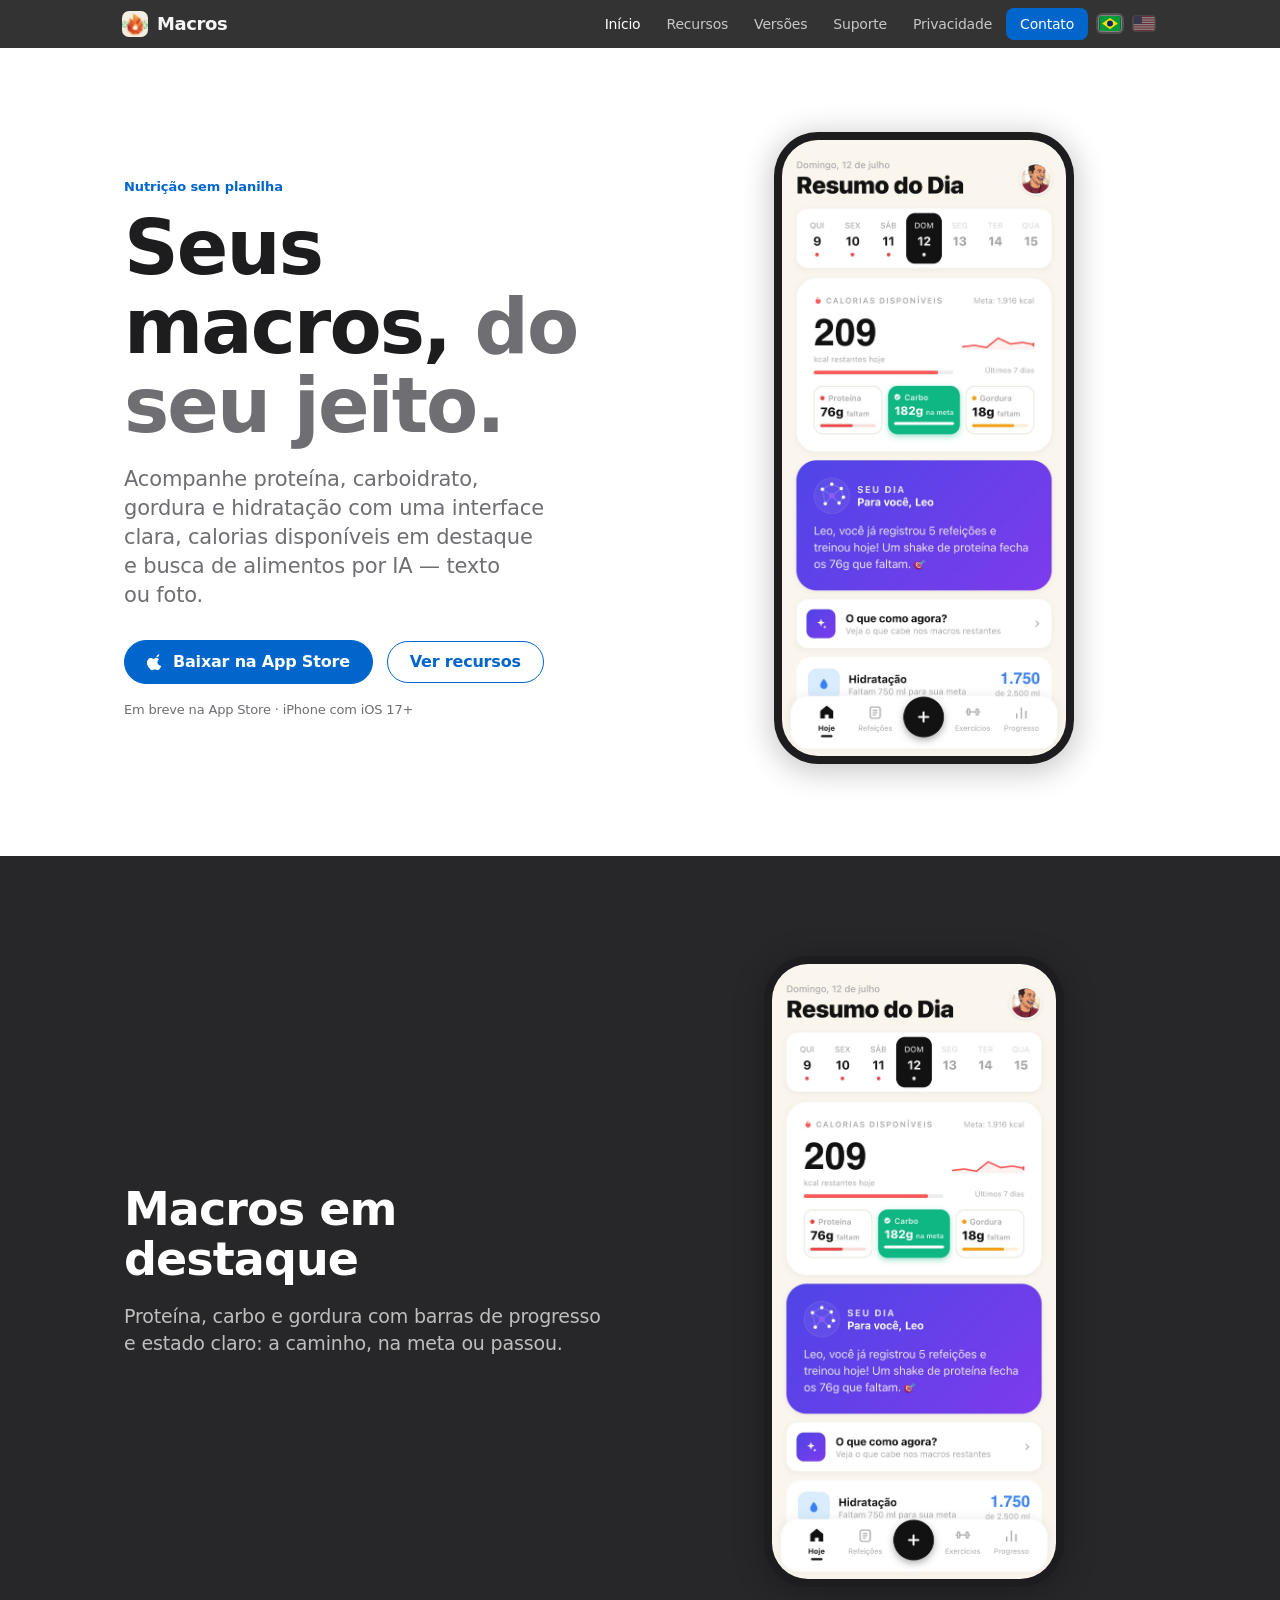
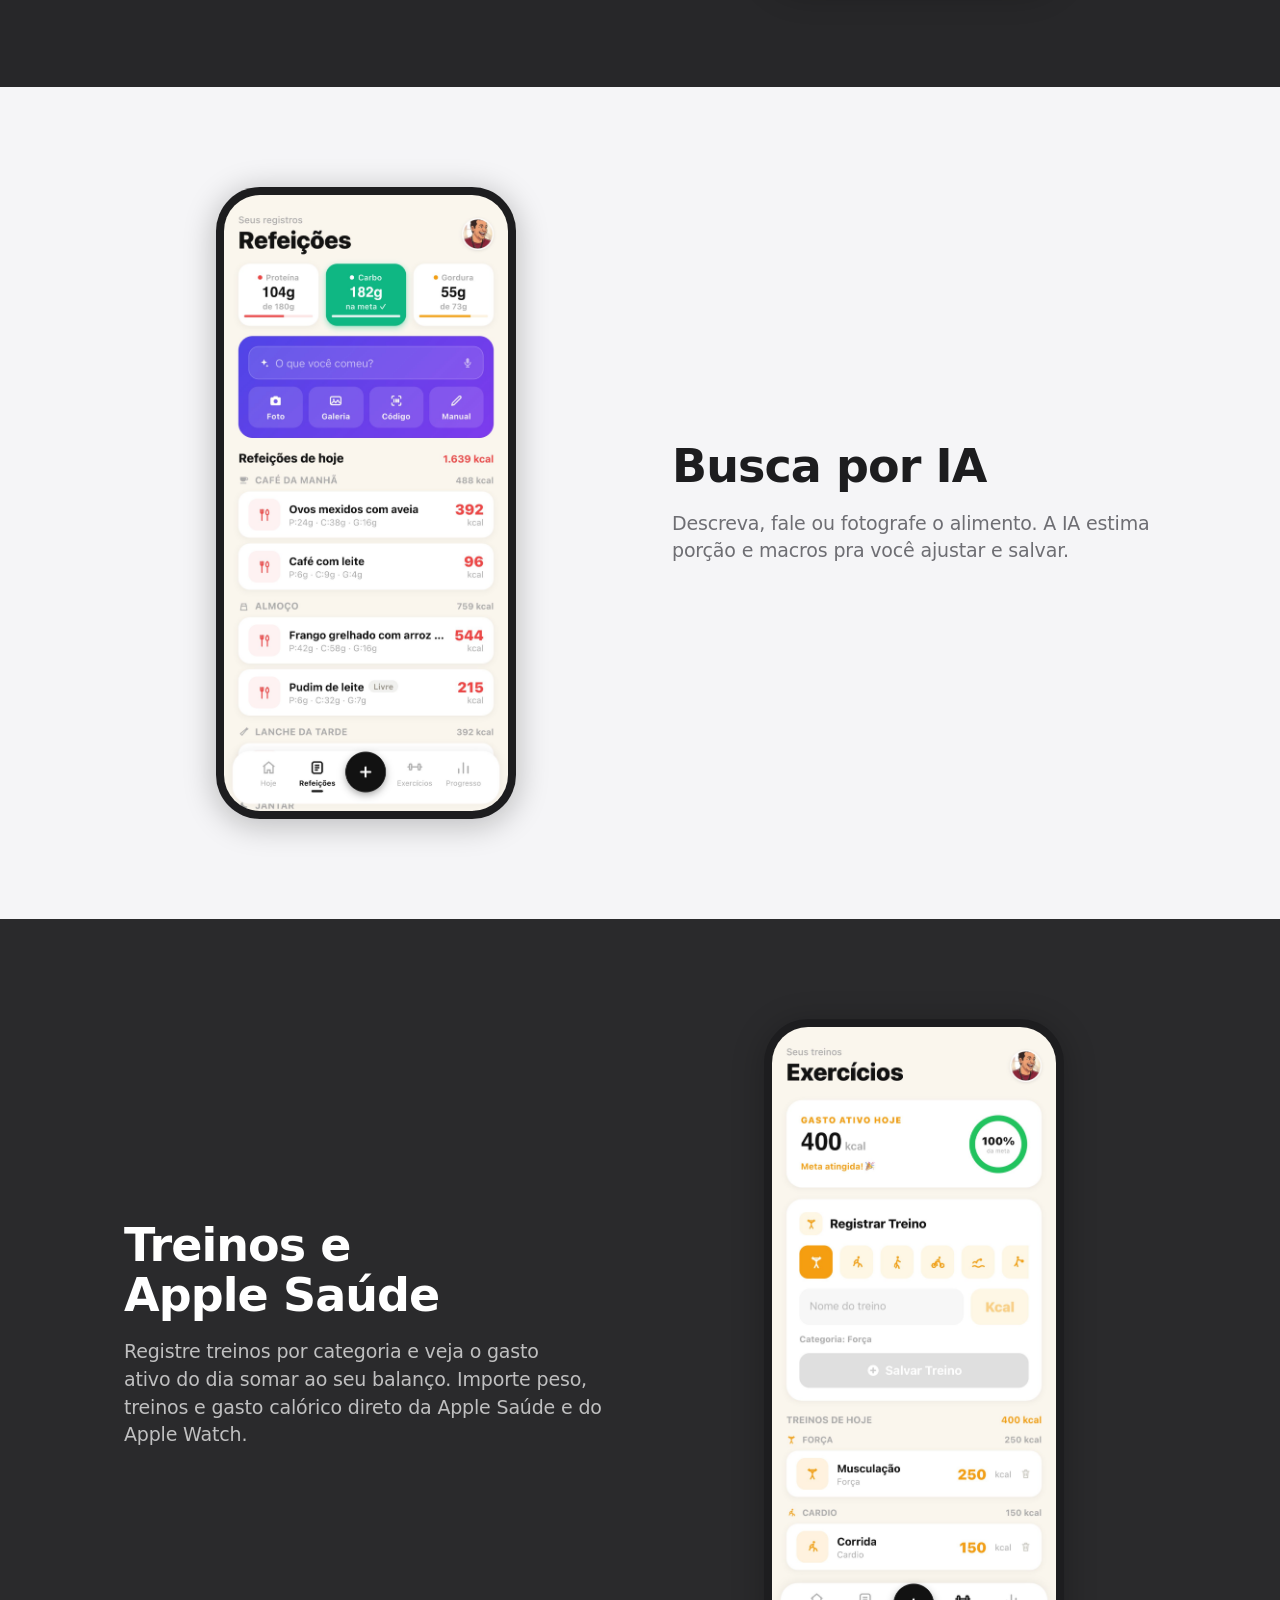
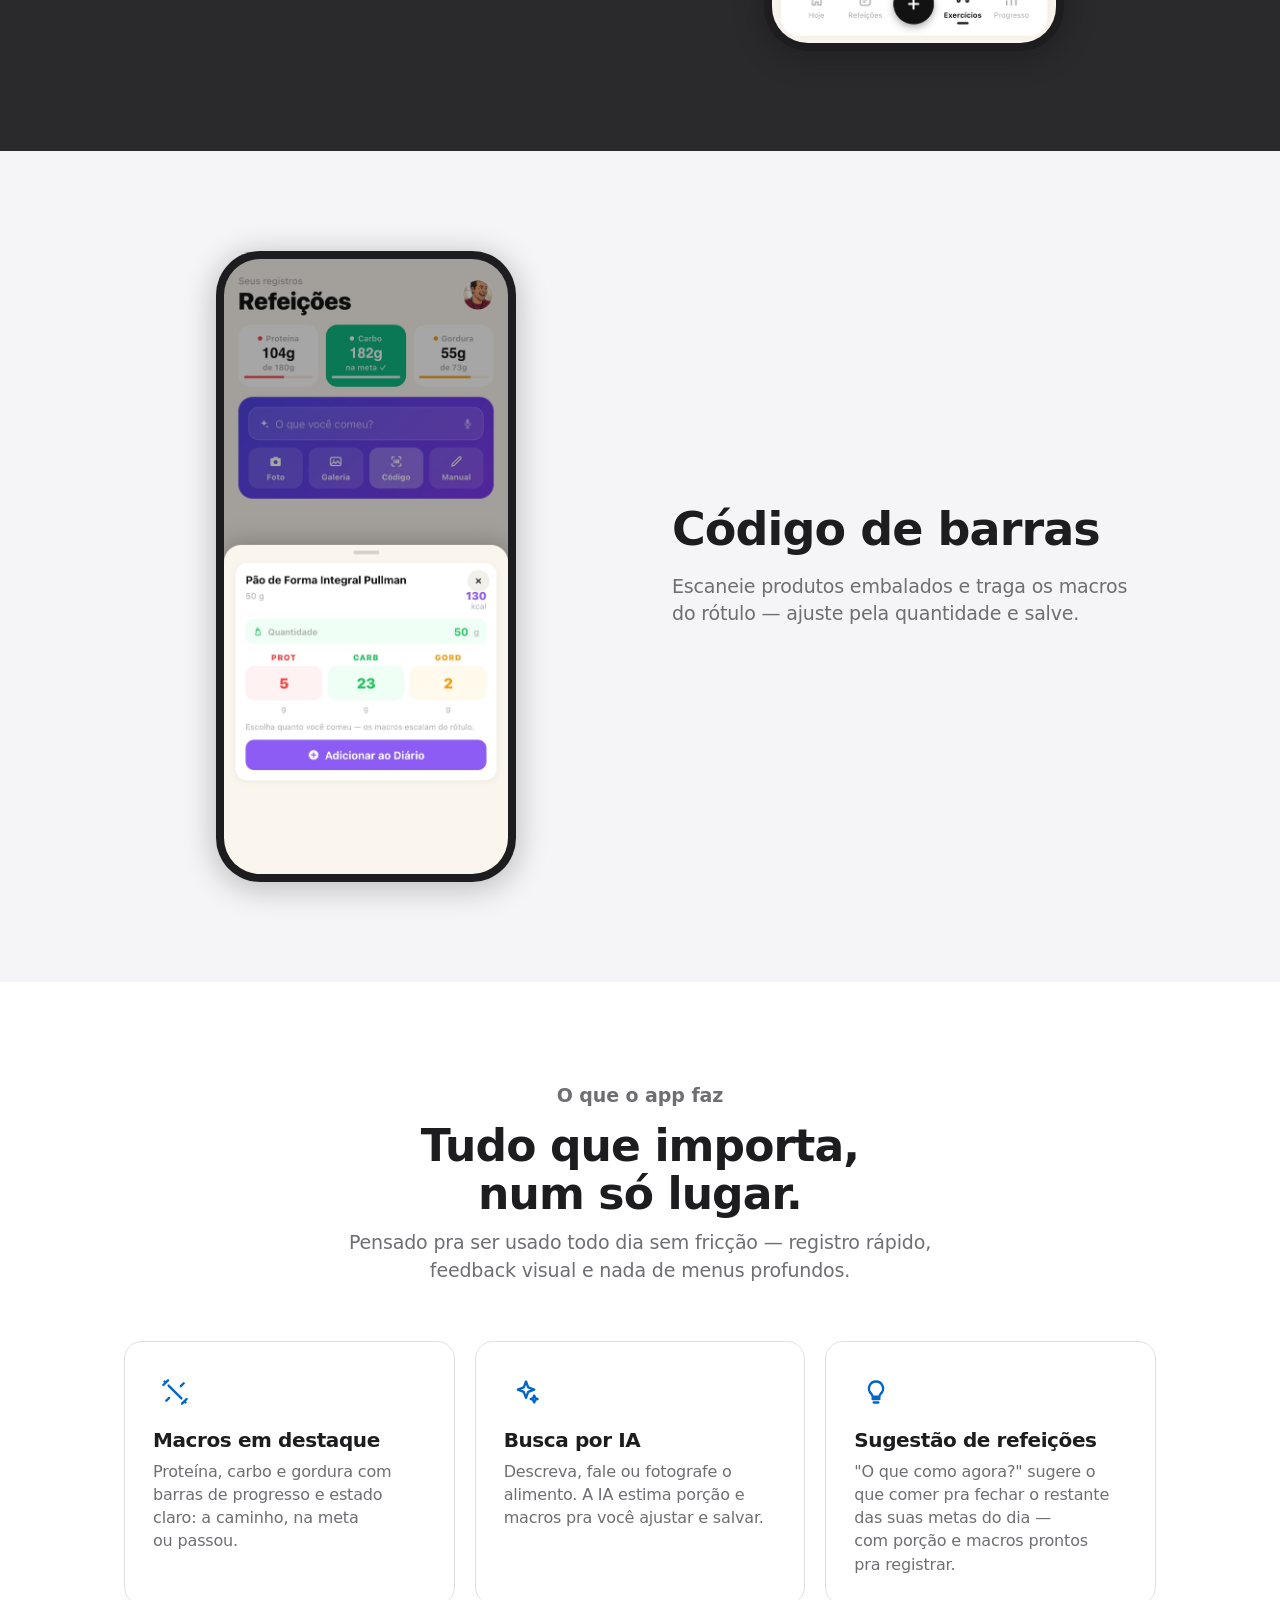
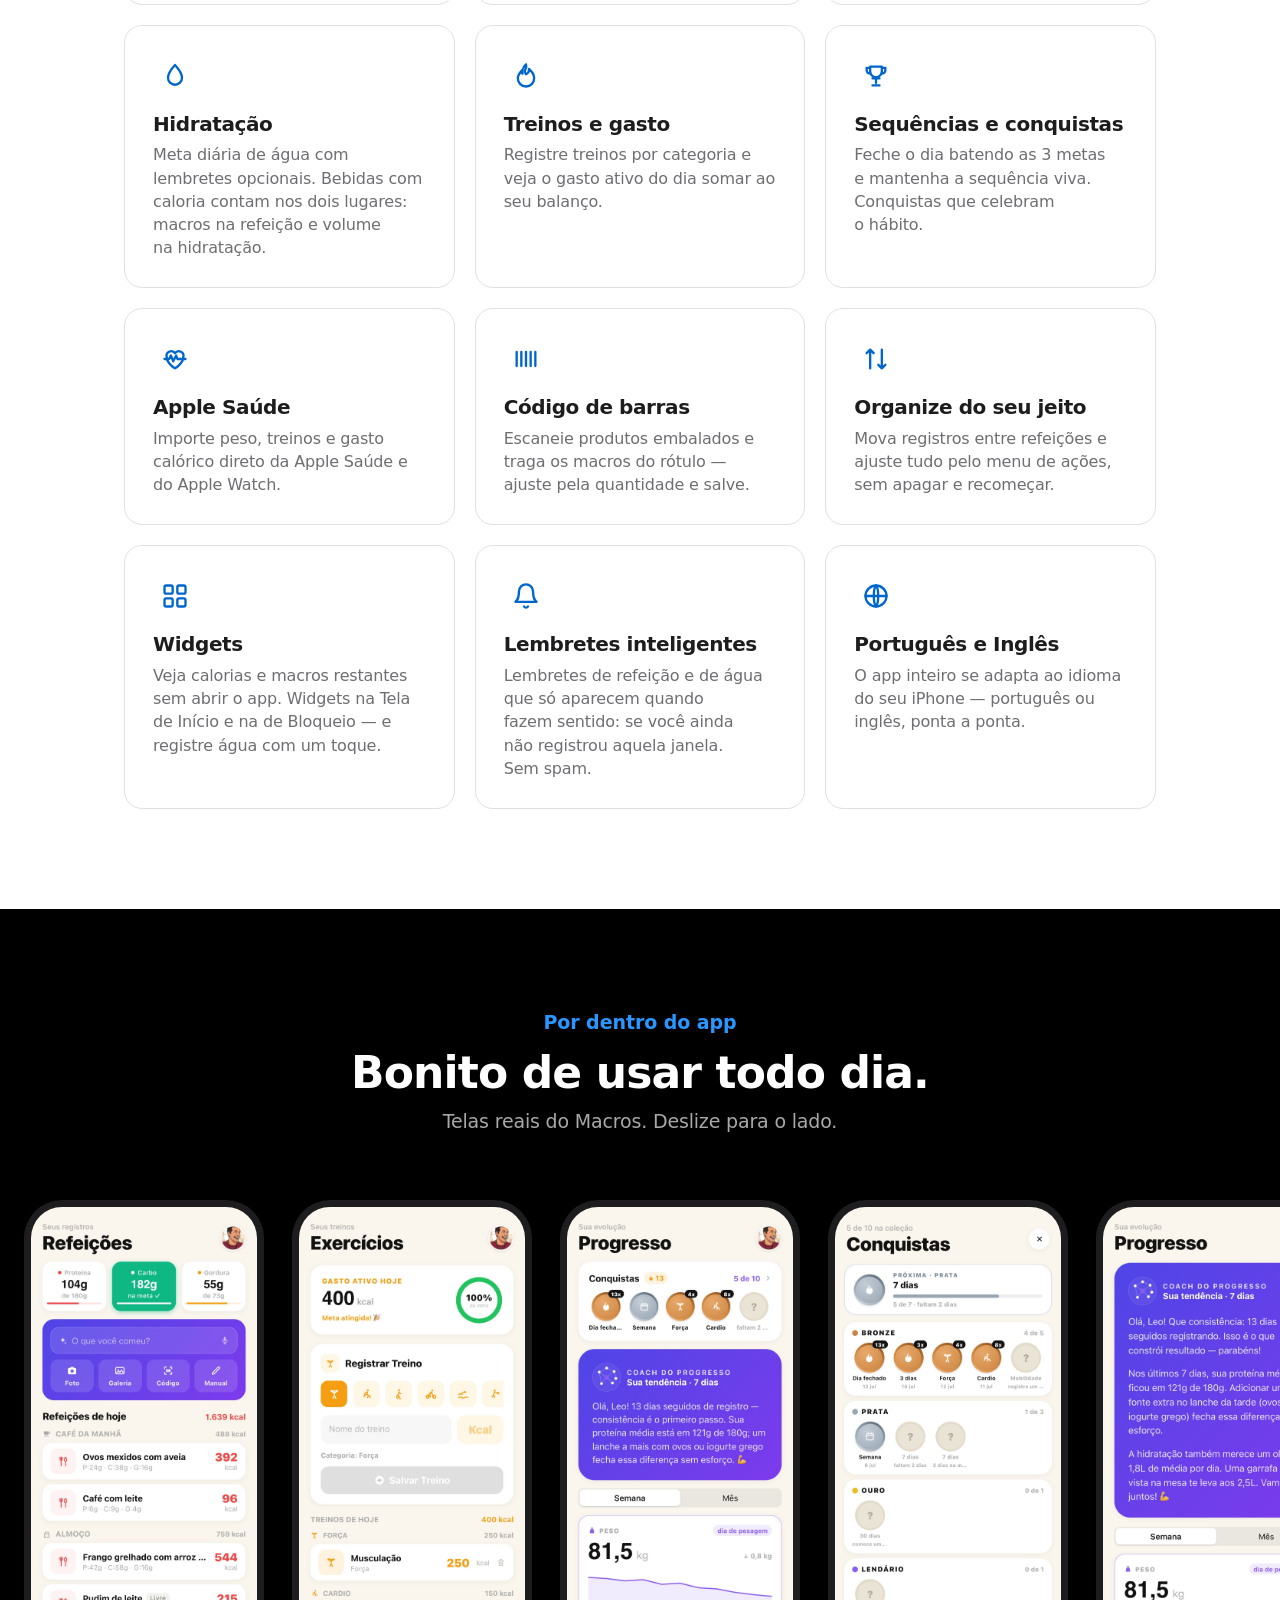
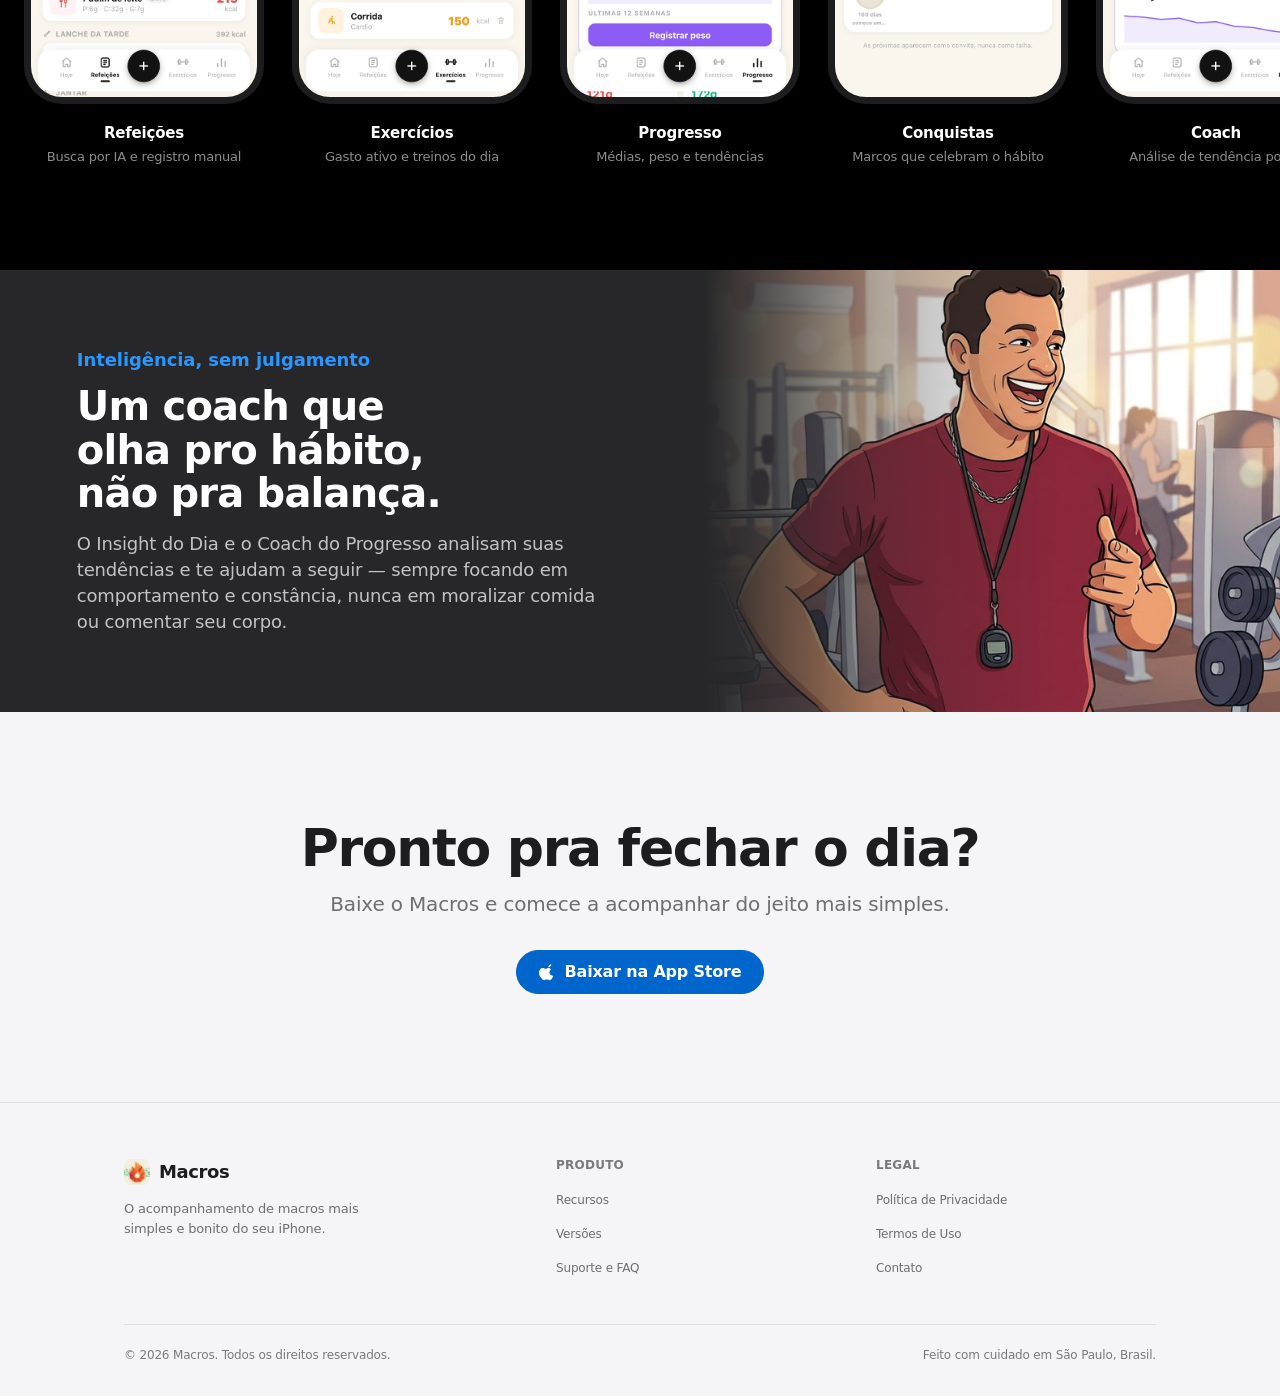
<file: index.html>
<!DOCTYPE html>
<html lang="pt-BR">
<head>
  <meta charset="UTF-8">
  <meta name="viewport" content="width=device-width, initial-scale=1.0">
  <title>Macros — Controle de macros, simples e bonito</title>
  <meta name="description" content="Macros é o app que torna o acompanhamento de proteína, carboidrato, gordura e hidratação simples, visual e inteligente.">
  <link rel="icon" href="assets/icon-180.png">
  <link rel="apple-touch-icon" href="assets/icon-180.png">
  <link rel="stylesheet" href="styles.css">
</head>
<body>

  <nav class="nav">
    <div class="nav-inner">
      <a class="brand" href="index.html"><span class="logo-mark"><img src="assets/icon-64.png" alt="Macros"></span> Macros</a>
      <button class="nav-toggle" aria-label="Abrir menu"><span></span><span></span><span></span></button>
      <ul class="nav-links">
        <li><a href="index.html" class="active">Início</a></li>
        <li><a href="index.html#recursos">Recursos</a></li>
        <li><a href="versoes.html">Versões</a></li>
        <li><a href="suporte.html">Suporte</a></li>
        <li><a href="privacidade.html">Privacidade</a></li>
        <li><a href="contato.html" class="nav-cta">Contato</a></li>
        <li class="lang-item"><span class="lang-switch">
          <a href="index.html" class="lang active" aria-current="page" aria-label="Português" title="Português"><svg class="flag" viewBox="0 0 28 20" aria-hidden="true"><rect width="28" height="20" fill="#009c3b"/><path d="M14 2.5 24.5 10 14 17.5 3.5 10Z" fill="#ffdf00"/><circle cx="14" cy="10" r="3.9" fill="#002776"/></svg></a>
          <a href="en/index.html" class="lang" aria-label="English" title="English"><svg class="flag" viewBox="0 0 28 20" aria-hidden="true"><rect width="28" height="20" fill="#fff"/><g fill="#b22234"><rect width="28" height="1.54"/><rect y="3.08" width="28" height="1.54"/><rect y="6.15" width="28" height="1.54"/><rect y="9.23" width="28" height="1.54"/><rect y="12.31" width="28" height="1.54"/><rect y="15.38" width="28" height="1.54"/><rect y="18.46" width="28" height="1.54"/></g><rect width="11.2" height="10.77" fill="#3c3b6e"/></svg></a>
        </span></li>
      </ul>
    </div>
  </nav>

  <!-- 1. Hero (claro) -->
  <header class="hero">
    <div class="wrap hero-grid">
      <div class="hero-text">
        <p class="eyebrow">Nutrição sem planilha</p>
        <h1>Seus macros, <span class="accent">do seu jeito.</span></h1>
        <p class="lede">Acompanhe proteína, carboidrato, gordura e hidratação com uma interface clara, calorias disponíveis em destaque e busca de alimentos por IA — texto ou foto.</p>
        <div class="hero-actions">
          <a class="btn btn-dark" href="#" aria-label="Baixar na App Store">
            <svg viewBox="0 0 24 24" fill="currentColor"><path d="M16.4 1.6c.1 1-.3 2-1 2.8-.7.8-1.8 1.4-2.8 1.3-.1-1 .4-2 1-2.7.8-.8 1.9-1.4 2.8-1.4zM19 17.3c-.5 1.1-.7 1.6-1.3 2.6-.9 1.4-2.1 3.1-3.7 3.1-1.4 0-1.7-.9-3.6-.9s-2.3.9-3.6.9c-1.6 0-2.8-1.6-3.7-3C-.7 16-1 11.2 1.4 8.6c1-1.2 2.4-1.9 3.8-1.9 1.5 0 2.4 1 3.6 1 1.2 0 1.9-1 3.6-1 1.3 0 2.6.7 3.6 1.9-3.1 1.7-2.6 6.2.4 7.7z"/></svg>
            Baixar na App Store
          </a>
          <a class="btn btn-ghost" href="#recursos">Ver recursos</a>
        </div>
        <p class="badge-soon" style="margin-top:16px;">Em breve na App Store · iPhone com iOS 17+</p>
      </div>

      <div class="hero-device">
        <div class="device">
          <img src="assets/screen-home.jpg" alt="Tela inicial do Macros com calorias disponíveis e macros do dia" width="1179" height="2556">
        </div>
      </div>
    </div>
  </header>

  <!-- 2. Macros em destaque (escuro, split) -->
  <section class="tile tile-dark reveal">
    <div class="wrap split">
      <div class="split-copy">
        <h2>Macros em destaque</h2>
        <p>Proteína, carbo e gordura com barras de progresso e estado claro: a caminho, na meta ou passou.</p>
      </div>
      <div class="split-media">
        <div class="device"><img src="assets/screen-home.jpg" alt="Tela inicial do Macros com calorias disponíveis e macros do dia" loading="lazy"></div>
      </div>
    </div>
  </section>

  <!-- 3. Busca por IA (parchment, split invertido) -->
  <section class="tile tile-parchment reveal">
    <div class="wrap split reverse">
      <div class="split-copy">
        <h2>Busca por IA</h2>
        <p>Descreva, fale ou fotografe o alimento. A IA estima porção e macros pra você ajustar e salvar.</p>
      </div>
      <div class="split-media">
        <div class="device"><img src="assets/screen-refeicoes.jpg" alt="Tela de refeições com busca por IA" loading="lazy"></div>
      </div>
    </div>
  </section>

  <!-- 4. Treinos e Apple Saude (escuro, split) -->
  <section class="tile tile-dark alt reveal">
    <div class="wrap split">
      <div class="split-copy">
        <h2>Treinos e Apple Saúde</h2>
        <p>Registre treinos por categoria e veja o gasto ativo do dia somar ao seu balanço. Importe peso, treinos e gasto calórico direto da Apple Saúde e do Apple Watch.</p>
      </div>
      <div class="split-media">
        <div class="device"><img src="assets/screen-exercicios.jpg" alt="Tela de exercícios com gasto ativo" loading="lazy"></div>
      </div>
    </div>
  </section>

  <!-- Codigo de barras (destaque) -->
  <section class="tile tile-parchment reveal">
    <div class="wrap split reverse">
      <div class="split-copy">
        <h2>Código de barras</h2>
        <p>Escaneie produtos embalados e traga os macros do rótulo — ajuste pela quantidade e salve.</p>
      </div>
      <div class="split-media">
        <div class="device"><img src="assets/screen-barcode.jpg" alt="Leitura de código de barras trazendo os macros de um produto embalado" loading="lazy"></div>
      </div>
    </div>
  </section>

  <!-- Recursos (grade de recursos) -->
  <section class="tile tile-white" id="recursos">
    <div class="wrap">
      <div class="section-head reveal">
        <p class="eyebrow">O que o app faz</p>
        <h2>Tudo que importa, num só lugar.</h2>
        <p>Pensado pra ser usado todo dia sem fricção — registro rápido, feedback visual e nada de menus profundos.</p>
      </div>

      <div class="features">
        <div class="feature reveal">
          <div class="ic p"><svg viewBox="0 0 24 24" fill="none" stroke="currentColor" stroke-width="2" stroke-linecap="round" stroke-linejoin="round"><path d="M6.5 6.5l11 11M21 21l-1-1M3 3l1 1M18 22l4-4M2 6l4-4M7 17l-2.5 2.5M17 7l2.5-2.5"/></svg></div>
          <h3>Macros em destaque</h3>
          <p>Proteína, carbo e gordura com barras de progresso e estado claro: a caminho, na meta ou passou.</p>
        </div>
        <div class="feature reveal">
          <div class="ic i"><svg viewBox="0 0 24 24" fill="none" stroke="currentColor" stroke-width="2" stroke-linecap="round" stroke-linejoin="round"><path d="M12 3l1.9 5.1L19 10l-5.1 1.9L12 17l-1.9-5.1L5 10l5.1-1.9zM19 15l.9 2.1L22 18l-2.1.9L19 21l-.9-2.1L16 18l2.1-.9z"/></svg></div>
          <h3>Busca por IA</h3>
          <p>Descreva, fale ou fotografe o alimento. A IA estima porção e macros pra você ajustar e salvar.</p>
        </div>
        <div class="feature reveal">
          <div class="ic"><svg viewBox="0 0 24 24" fill="none" stroke="currentColor" stroke-width="2" stroke-linecap="round" stroke-linejoin="round"><path d="M9 18h6M10 21h4M12 3a6 6 0 0 0-4 10.5c.7.7 1 1.6 1 2.5h6c0-.9.3-1.8 1-2.5A6 6 0 0 0 12 3z"/></svg></div>
          <h3>Sugestão de refeições</h3>
          <p>"O que como agora?" sugere o que comer pra fechar o restante das suas metas do dia — com porção e macros prontos pra registrar.</p>
        </div>
        <div class="feature reveal">
          <div class="ic w"><svg viewBox="0 0 24 24" fill="none" stroke="currentColor" stroke-width="2" stroke-linecap="round" stroke-linejoin="round"><path d="M12 2.5s6 6.5 6 11a6 6 0 0 1-12 0c0-4.5 6-11 6-11z"/></svg></div>
          <h3>Hidratação</h3>
          <p>Meta diária de água com lembretes opcionais. Bebidas com caloria contam nos dois lugares: macros na refeição e volume na hidratação.</p>
        </div>
        <div class="feature reveal">
          <div class="ic f"><svg viewBox="0 0 24 24" fill="none" stroke="currentColor" stroke-width="2" stroke-linecap="round" stroke-linejoin="round"><path d="M12 2c1 3-1 4-1 6 0 1.5 1 2.5 1 2.5S15 9 14.5 6C17 8 19 11 19 14a7 7 0 0 1-14 0c0-3 2-5 3.5-7C8 9 9 10 9 10s-1-5 3-8z"/></svg></div>
          <h3>Treinos e gasto</h3>
          <p>Registre treinos por categoria e veja o gasto ativo do dia somar ao seu balanço.</p>
        </div>
        <div class="feature reveal">
          <div class="ic c"><svg viewBox="0 0 24 24" fill="none" stroke="currentColor" stroke-width="2" stroke-linecap="round" stroke-linejoin="round"><path d="M7 4h10v4a5 5 0 0 1-10 0zM7 5H4v2a3 3 0 0 0 3 3M17 5h3v2a3 3 0 0 1-3 3M9 14h6M12 14v4M9 20h6"/></svg></div>
          <h3>Sequências e conquistas</h3>
          <p>Feche o dia batendo as 3 metas e mantenha a sequência viva. Conquistas que celebram o hábito.</p>
        </div>
        <div class="feature reveal">
          <div class="ic h"><svg viewBox="0 0 24 24" fill="none" stroke="currentColor" stroke-width="2" stroke-linecap="round" stroke-linejoin="round"><path d="M12 20s-7-4.3-7-9.3A4 4 0 0 1 12 7a4 4 0 0 1 7 3.7c0 5-7 9.3-7 9.3z"/><path d="M3 12h4l1.5-3 2 5L13 9l1 3h7"/></svg></div>
          <h3>Apple Saúde</h3>
          <p>Importe peso, treinos e gasto calórico direto da Apple Saúde e do Apple Watch.</p>
        </div>
        <div class="feature reveal">
          <div class="ic"><svg viewBox="0 0 24 24" fill="none" stroke="currentColor" stroke-width="2" stroke-linecap="round" stroke-linejoin="round"><path d="M4 6v12M8 6v12M12 6v12M16 6v12M20 6v12"/></svg></div>
          <h3>Código de barras</h3>
          <p>Escaneie produtos embalados e traga os macros do rótulo — ajuste pela quantidade e salve.</p>
        </div>
        <div class="feature reveal">
          <div class="ic"><svg viewBox="0 0 24 24" fill="none" stroke="currentColor" stroke-width="2" stroke-linecap="round" stroke-linejoin="round"><path d="M7 4v16M4 7l3-3 3 3M17 20V4M14 17l3 3 3-3"/></svg></div>
          <h3>Organize do seu jeito</h3>
          <p>Mova registros entre refeições e ajuste tudo pelo menu de ações, sem apagar e recomeçar.</p>
        </div>
        <div class="feature reveal">
          <div class="ic"><svg viewBox="0 0 24 24" fill="none" stroke="currentColor" stroke-width="2" stroke-linecap="round" stroke-linejoin="round"><rect x="3" y="3" width="7" height="7" rx="1.5"/><rect x="14" y="3" width="7" height="7" rx="1.5"/><rect x="3" y="14" width="7" height="7" rx="1.5"/><rect x="14" y="14" width="7" height="7" rx="1.5"/></svg></div>
          <h3>Widgets</h3>
          <p>Veja calorias e macros restantes sem abrir o app. Widgets na Tela de Início e na de Bloqueio — e registre água com um toque.</p>
        </div>
        <div class="feature reveal">
          <div class="ic"><svg viewBox="0 0 24 24" fill="none" stroke="currentColor" stroke-width="2" stroke-linecap="round" stroke-linejoin="round"><path d="M18 8a6 6 0 0 0-12 0c0 7-3 9-3 9h18s-3-2-3-9M13.7 21a2 2 0 0 1-3.4 0"/></svg></div>
          <h3>Lembretes inteligentes</h3>
          <p>Lembretes de refeição e de água que só aparecem quando fazem sentido: se você ainda não registrou aquela janela. Sem spam.</p>
        </div>
        <div class="feature reveal">
          <div class="ic"><svg viewBox="0 0 24 24" fill="none" stroke="currentColor" stroke-width="2" stroke-linecap="round" stroke-linejoin="round"><circle cx="12" cy="12" r="9"/><path d="M3 12h18M12 3c2.5 2.7 2.5 15.3 0 18M12 3c-2.5 2.7-2.5 15.3 0 18"/></svg></div>
          <h3>Português e Inglês</h3>
          <p>O app inteiro se adapta ao idioma do seu iPhone — português ou inglês, ponta a ponta.</p>
        </div>
      </div>
    </div>
  </section>

  <!-- 6. Galeria (parede preta) -->
  <section class="gallery-band">
    <div class="wrap">
      <div class="section-head reveal">
        <p class="eyebrow">Por dentro do app</p>
        <h2>Bonito de usar todo dia.</h2>
        <p>Telas reais do Macros. Deslize para o lado.</p>
      </div>
    </div>
    <div class="gallery-scroll reveal">
      <div class="shot">
        <div class="device"><img src="assets/screen-refeicoes.jpg" alt="Tela de refeições com busca por IA" loading="lazy"></div>
        <div class="cap">Refeições<small>Busca por IA e registro manual</small></div>
      </div>
      <div class="shot">
        <div class="device"><img src="assets/screen-exercicios.jpg" alt="Tela de exercícios com gasto ativo" loading="lazy"></div>
        <div class="cap">Exercícios<small>Gasto ativo e treinos do dia</small></div>
      </div>
      <div class="shot">
        <div class="device"><img src="assets/screen-progresso.jpg" alt="Tela de progresso com médias diárias" loading="lazy"></div>
        <div class="cap">Progresso<small>Médias, peso e tendências</small></div>
      </div>
      <div class="shot">
        <div class="device"><img src="assets/screen-conquistas.jpg" alt="Tela de conquistas" loading="lazy"></div>
        <div class="cap">Conquistas<small>Marcos que celebram o hábito</small></div>
      </div>
      <div class="shot">
        <div class="device"><img src="assets/screen-coach.jpg" alt="Coach do progresso" loading="lazy"></div>
        <div class="cap">Coach<small>Análise de tendência por IA</small></div>
      </div>
    </div>
  </section>

  <!-- 7. Faixa coach (editorial escura) -->
  <section class="coach-band reveal">
    <div class="coach-copy">
      <p class="eyebrow">Inteligência, sem julgamento</p>
      <h2>Um coach que olha pro hábito, não pra balança.</h2>
      <p>O Insight do Dia e o Coach do Progresso analisam suas tendências e te ajudam a seguir — sempre focando em comportamento e constância, nunca em moralizar comida ou comentar seu corpo.</p>
    </div>
    <div class="coach-art">
      <img src="assets/coach.jpg" alt="Coach do Macros incentivando o usuário" loading="lazy">
    </div>
  </section>

  <!-- 8. CTA final (parchment) -->
  <section class="cta-final">
    <div class="wrap reveal">
      <div class="cta-band">
        <h2>Pronto pra fechar o dia?</h2>
        <p>Baixe o Macros e comece a acompanhar do jeito mais simples.</p>
        <a class="btn btn-dark" href="#">
          <svg viewBox="0 0 24 24" fill="currentColor"><path d="M16.4 1.6c.1 1-.3 2-1 2.8-.7.8-1.8 1.4-2.8 1.3-.1-1 .4-2 1-2.7.8-.8 1.9-1.4 2.8-1.4zM19 17.3c-.5 1.1-.7 1.6-1.3 2.6-.9 1.4-2.1 3.1-3.7 3.1-1.4 0-1.7-.9-3.6-.9s-2.3.9-3.6.9c-1.6 0-2.8-1.6-3.7-3C-.7 16-1 11.2 1.4 8.6c1-1.2 2.4-1.9 3.8-1.9 1.5 0 2.4 1 3.6 1 1.2 0 1.9-1 3.6-1 1.3 0 2.6.7 3.6 1.9-3.1 1.7-2.6 6.2.4 7.7z"/></svg>
          Baixar na App Store
        </a>
      </div>
    </div>
  </section>

  <footer class="footer">
    <div class="wrap">
      <div class="footer-grid">
        <div>
          <a class="brand" href="index.html"><span class="logo-mark"><img src="assets/icon-64.png" alt="Macros"></span> Macros</a>
          <p class="footer-blurb">O acompanhamento de macros mais simples e bonito do seu iPhone.</p>
        </div>
        <div>
          <h4>Produto</h4>
          <ul>
            <li><a href="index.html#recursos">Recursos</a></li>
            <li><a href="versoes.html">Versões</a></li>
            <li><a href="suporte.html">Suporte e FAQ</a></li>
          </ul>
        </div>
        <div>
          <h4>Legal</h4>
          <ul>
            <li><a href="privacidade.html">Política de Privacidade</a></li>
            <li><a href="termos.html">Termos de Uso</a></li>
            <li><a href="contato.html">Contato</a></li>
          </ul>
        </div>
      </div>
      <div class="footer-bottom">
        <span>© 2026 Macros. Todos os direitos reservados.</span>
        <span>Feito com cuidado em São Paulo, Brasil.</span>
      </div>
    </div>
  </footer>

  <script src="nav.js"></script>
</body>
</html>
</file>
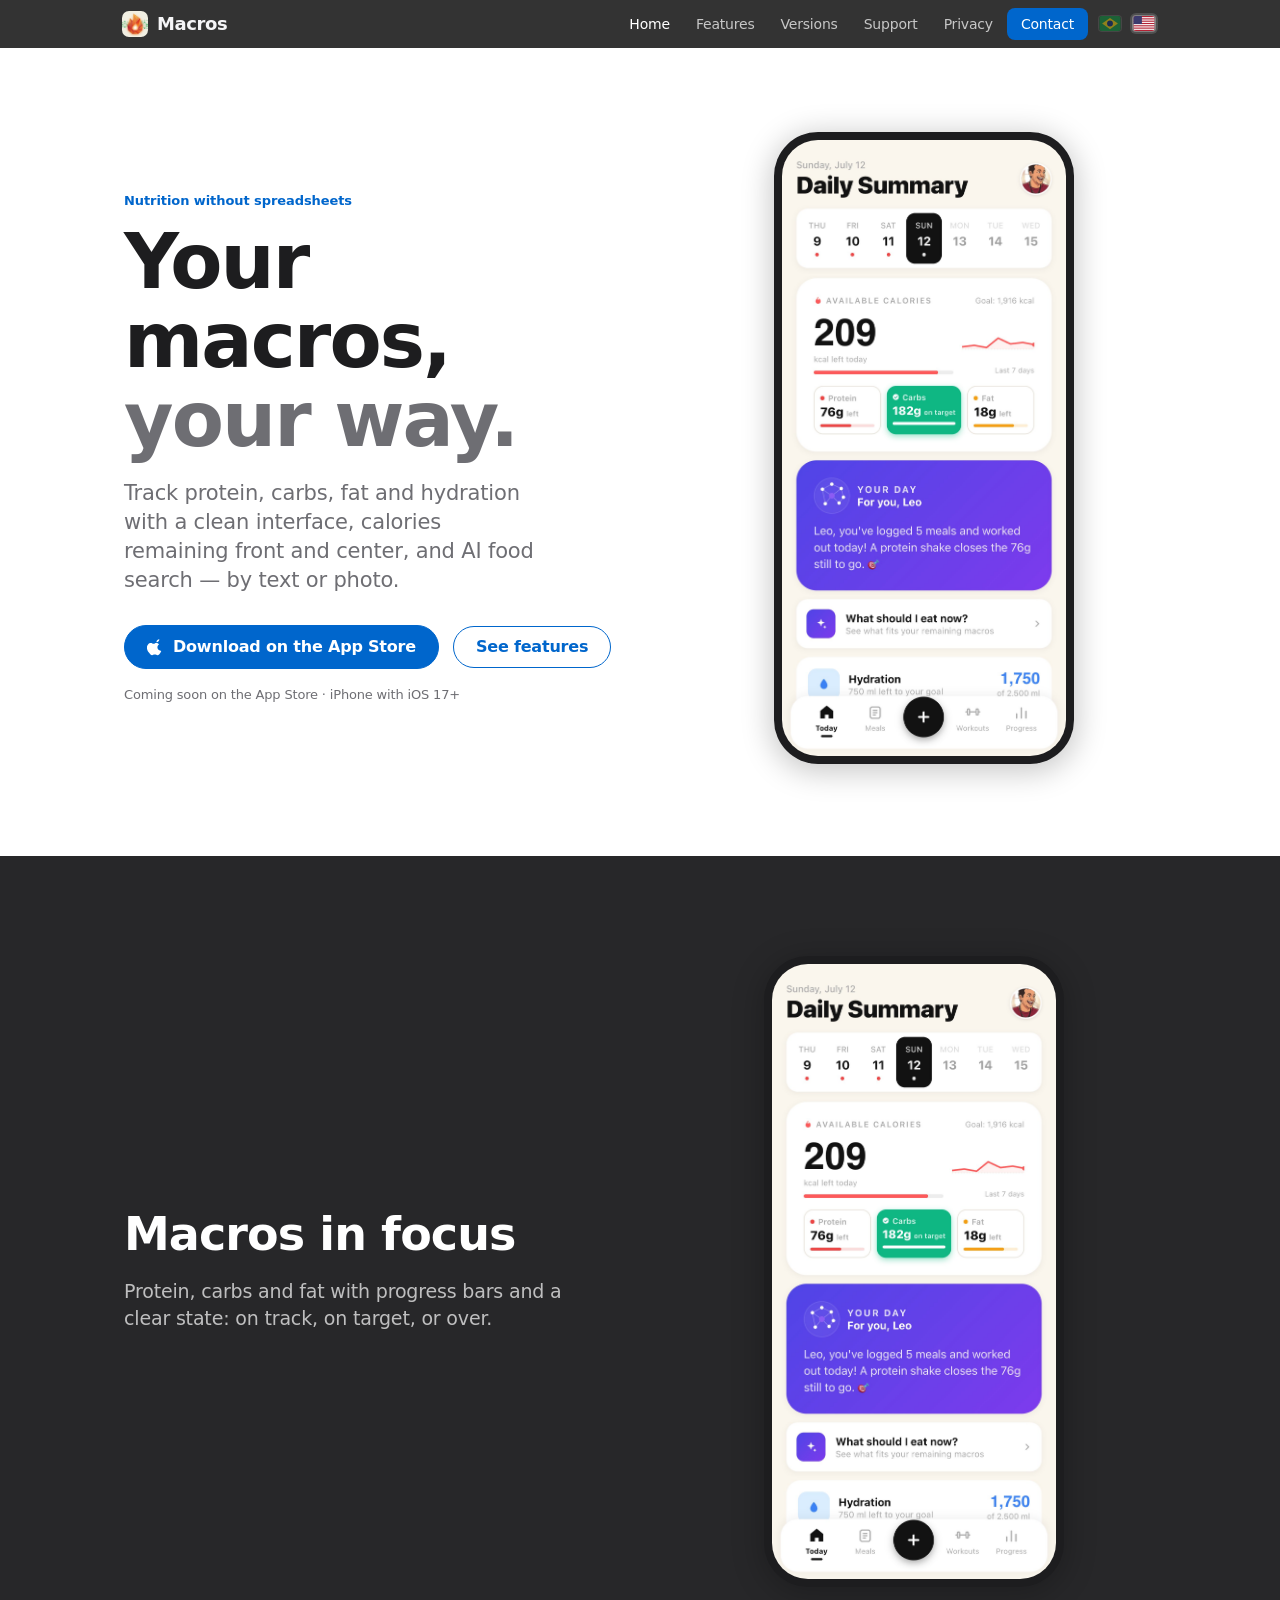
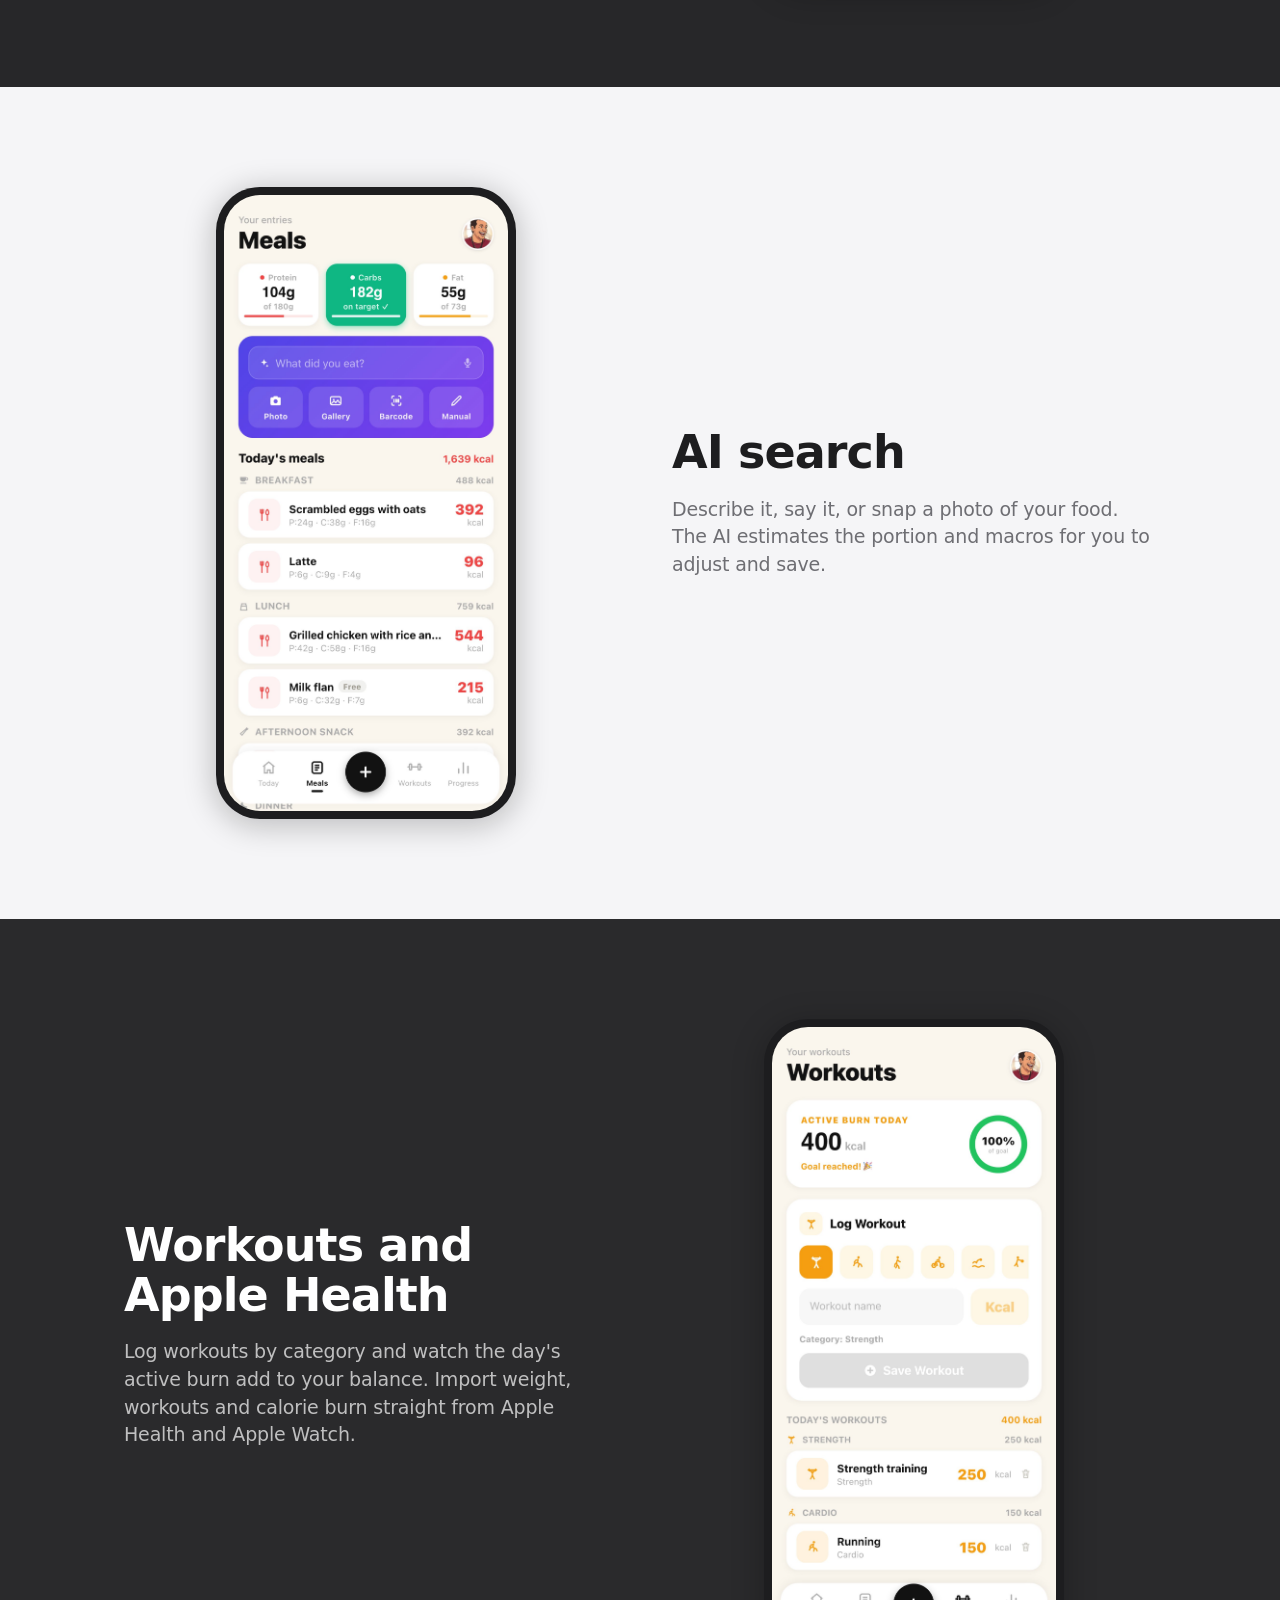
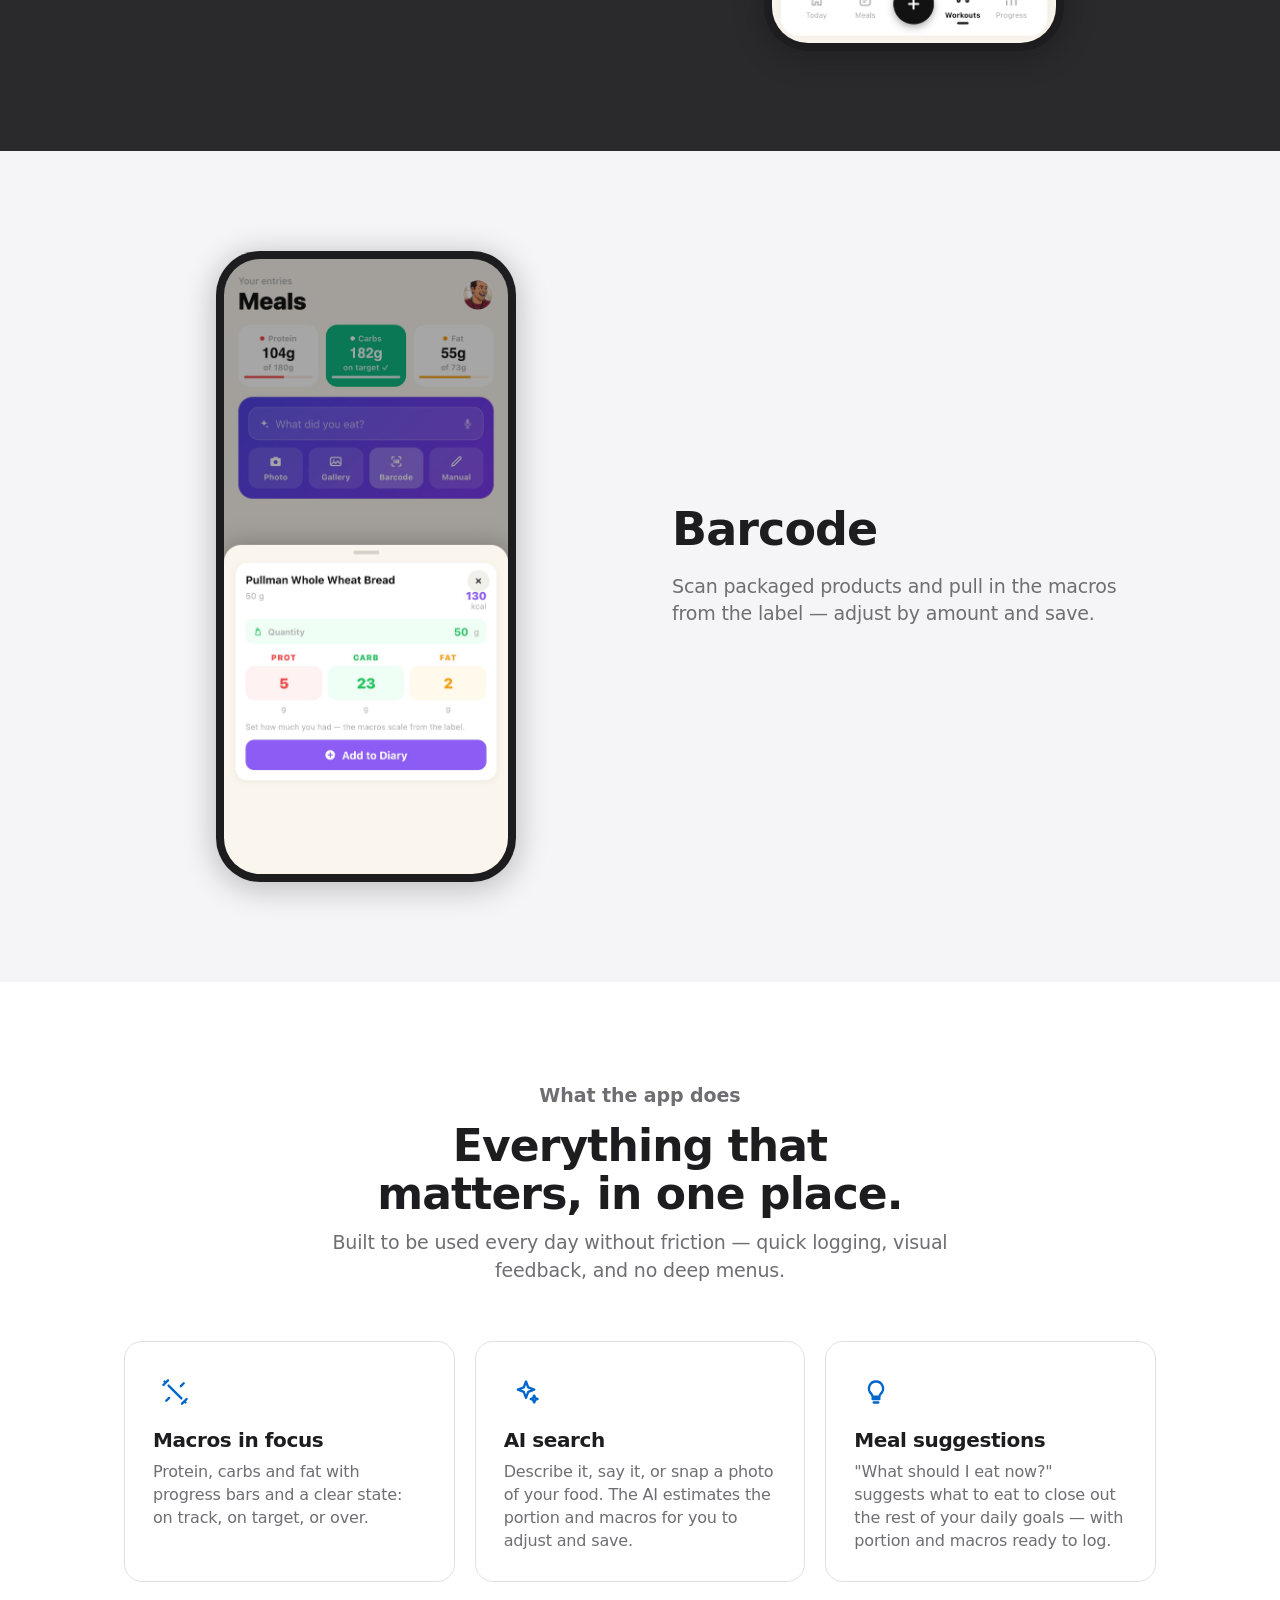
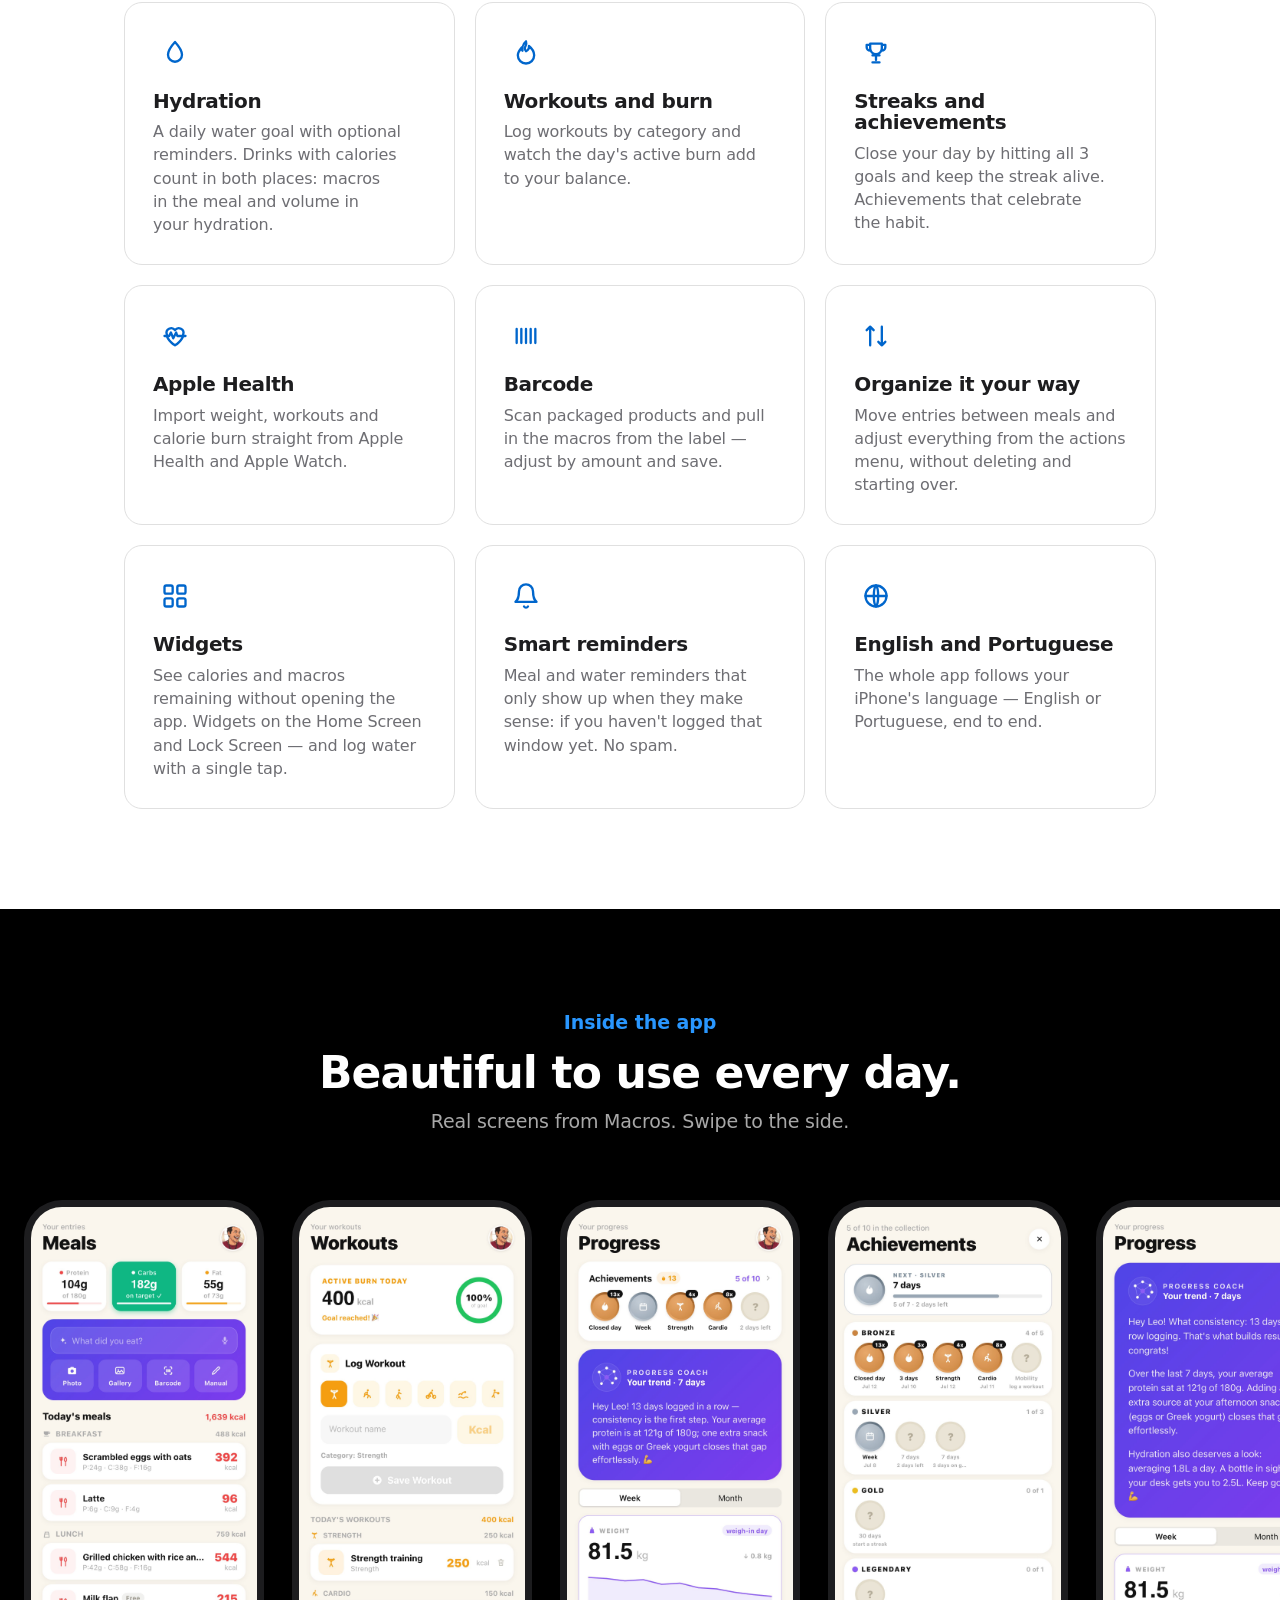
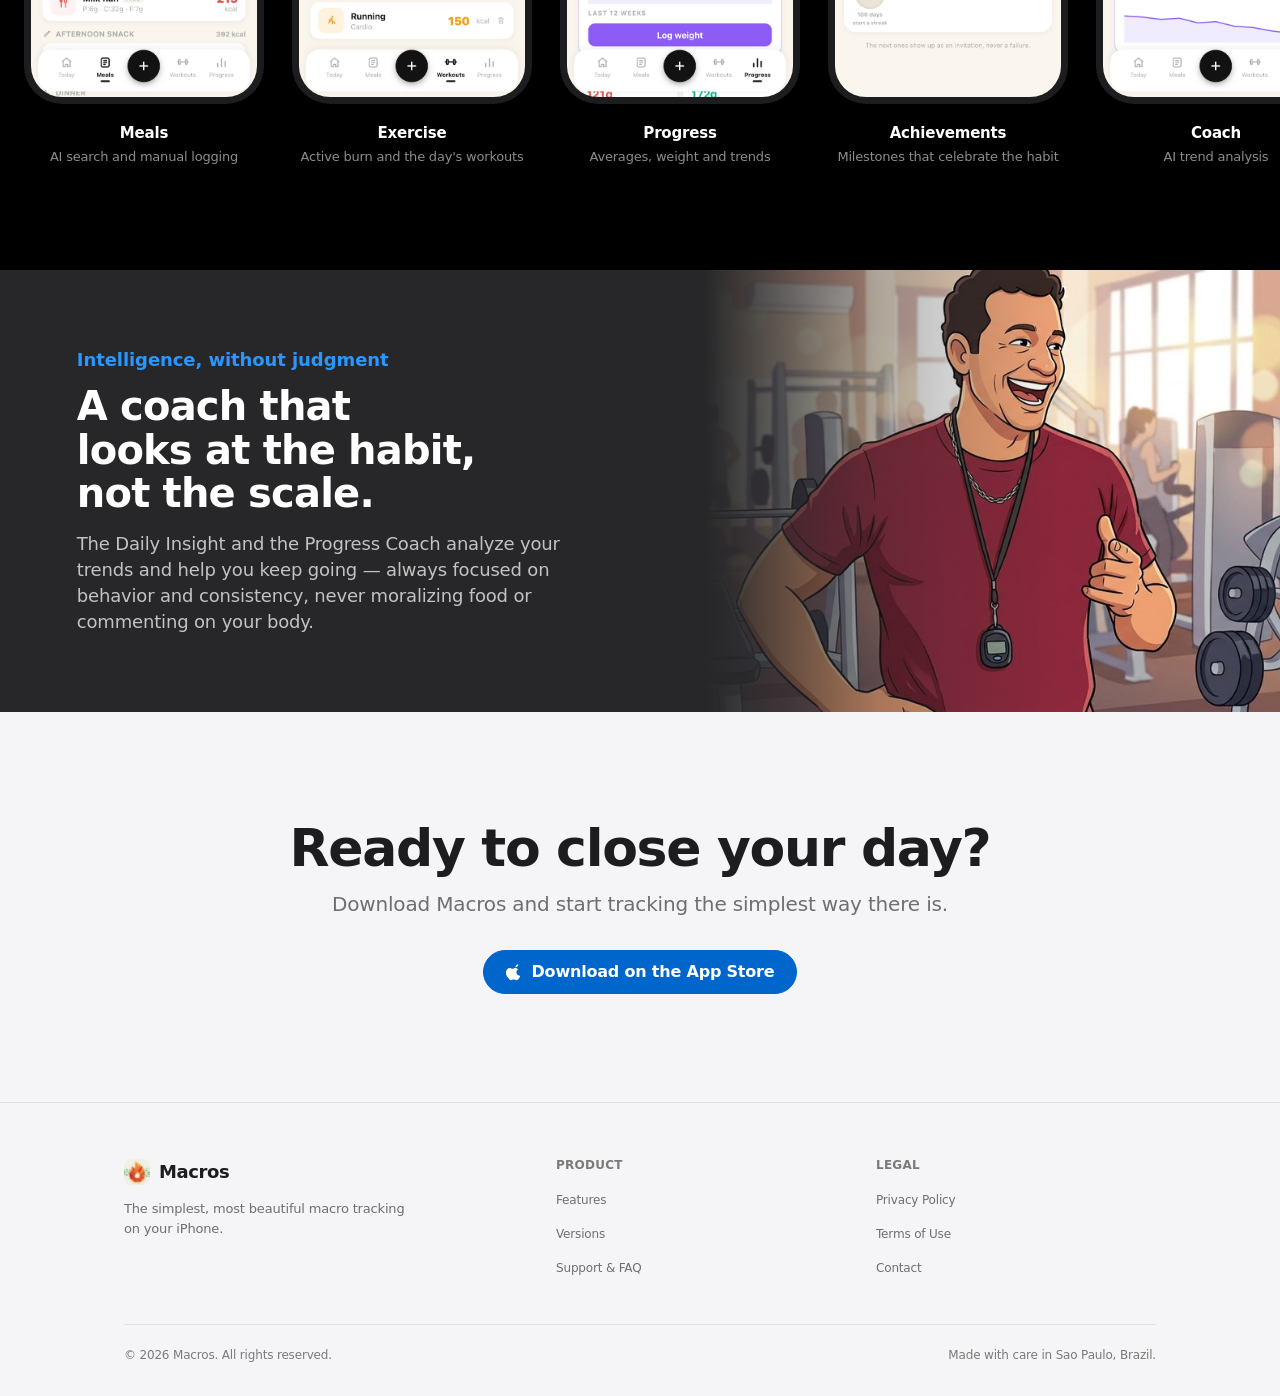
<file: en/index.html>
<!DOCTYPE html>
<html lang="en">
<head>
  <meta charset="UTF-8">
  <meta name="viewport" content="width=device-width, initial-scale=1.0">
  <title>Macros — Macro tracking, simple and beautiful</title>
  <meta name="description" content="Macros is the app that makes tracking protein, carbs, fat and hydration simple, visual and smart.">
  <link rel="icon" href="../assets/icon-180.png">
  <link rel="apple-touch-icon" href="../assets/icon-180.png">
  <link rel="stylesheet" href="../styles.css">
</head>
<body>

  <nav class="nav">
    <div class="nav-inner">
      <a class="brand" href="index.html"><span class="logo-mark"><img src="../assets/icon-64.png" alt="Macros"></span> Macros</a>
      <button class="nav-toggle" aria-label="Open menu"><span></span><span></span><span></span></button>
      <ul class="nav-links">
        <li><a href="index.html" class="active">Home</a></li>
        <li><a href="index.html#recursos">Features</a></li>
        <li><a href="versoes.html">Versions</a></li>
        <li><a href="suporte.html">Support</a></li>
        <li><a href="privacidade.html">Privacy</a></li>
        <li><a href="contato.html" class="nav-cta">Contact</a></li>
        <li class="lang-item"><span class="lang-switch">
          <a href="../index.html" class="lang" aria-label="Portugues" title="Portugues"><svg class="flag" viewBox="0 0 28 20" aria-hidden="true"><rect width="28" height="20" fill="#009c3b"/><path d="M14 2.5 24.5 10 14 17.5 3.5 10Z" fill="#ffdf00"/><circle cx="14" cy="10" r="3.9" fill="#002776"/></svg></a>
          <a href="index.html" class="lang active" aria-current="page" aria-label="English" title="English"><svg class="flag" viewBox="0 0 28 20" aria-hidden="true"><rect width="28" height="20" fill="#fff"/><g fill="#b22234"><rect width="28" height="1.54"/><rect y="3.08" width="28" height="1.54"/><rect y="6.15" width="28" height="1.54"/><rect y="9.23" width="28" height="1.54"/><rect y="12.31" width="28" height="1.54"/><rect y="15.38" width="28" height="1.54"/><rect y="18.46" width="28" height="1.54"/></g><rect width="11.2" height="10.77" fill="#3c3b6e"/></svg></a>
        </span></li>
      </ul>
    </div>
  </nav>

  <!-- 1. Hero (light) -->
  <header class="hero">
    <div class="wrap hero-grid">
      <div class="hero-text">
        <p class="eyebrow">Nutrition without spreadsheets</p>
        <h1>Your macros, <span class="accent">your way.</span></h1>
        <p class="lede">Track protein, carbs, fat and hydration with a clean interface, calories remaining front and center, and AI food search — by text or photo.</p>
        <div class="hero-actions">
          <a class="btn btn-dark" href="#" aria-label="Download on the App Store">
            <svg viewBox="0 0 24 24" fill="currentColor"><path d="M16.4 1.6c.1 1-.3 2-1 2.8-.7.8-1.8 1.4-2.8 1.3-.1-1 .4-2 1-2.7.8-.8 1.9-1.4 2.8-1.4zM19 17.3c-.5 1.1-.7 1.6-1.3 2.6-.9 1.4-2.1 3.1-3.7 3.1-1.4 0-1.7-.9-3.6-.9s-2.3.9-3.6.9c-1.6 0-2.8-1.6-3.7-3C-.7 16-1 11.2 1.4 8.6c1-1.2 2.4-1.9 3.8-1.9 1.5 0 2.4 1 3.6 1 1.2 0 1.9-1 3.6-1 1.3 0 2.6.7 3.6 1.9-3.1 1.7-2.6 6.2.4 7.7z"/></svg>
            Download on the App Store
          </a>
          <a class="btn btn-ghost" href="#recursos">See features</a>
        </div>
        <p class="badge-soon" style="margin-top:16px;">Coming soon on the App Store · iPhone with iOS 17+</p>
      </div>

      <div class="hero-device">
        <div class="device">
          <img src="../assets/en/screen-home.jpg" alt="Macros home screen showing calories remaining and the day's macros" width="1179" height="2556">
        </div>
      </div>
    </div>
  </header>

  <!-- 2. Macros in focus (dark, split) -->
  <section class="tile tile-dark reveal">
    <div class="wrap split">
      <div class="split-copy">
        <h2>Macros in focus</h2>
        <p>Protein, carbs and fat with progress bars and a clear state: on track, on target, or over.</p>
      </div>
      <div class="split-media">
        <div class="device"><img src="../assets/en/screen-home.jpg" alt="Macros home screen showing calories remaining and the day's macros" loading="lazy"></div>
      </div>
    </div>
  </section>

  <!-- 3. AI search (parchment, reversed split) -->
  <section class="tile tile-parchment reveal">
    <div class="wrap split reverse">
      <div class="split-copy">
        <h2>AI search</h2>
        <p>Describe it, say it, or snap a photo of your food. The AI estimates the portion and macros for you to adjust and save.</p>
      </div>
      <div class="split-media">
        <div class="device"><img src="../assets/en/screen-refeicoes.jpg" alt="Meals screen with AI search" loading="lazy"></div>
      </div>
    </div>
  </section>

  <!-- 4. Workouts and Apple Health (dark, split) -->
  <section class="tile tile-dark alt reveal">
    <div class="wrap split">
      <div class="split-copy">
        <h2>Workouts and Apple Health</h2>
        <p>Log workouts by category and watch the day's active burn add to your balance. Import weight, workouts and calorie burn straight from Apple Health and Apple Watch.</p>
      </div>
      <div class="split-media">
        <div class="device"><img src="../assets/en/screen-exercicios.jpg" alt="Exercise screen with active burn" loading="lazy"></div>
      </div>
    </div>
  </section>

  <!-- Barcode (highlight) -->
  <section class="tile tile-parchment reveal">
    <div class="wrap split reverse">
      <div class="split-copy">
        <h2>Barcode</h2>
        <p>Scan packaged products and pull in the macros from the label — adjust by amount and save.</p>
      </div>
      <div class="split-media">
        <div class="device"><img src="../assets/en/screen-barcode.jpg" alt="Barcode scanning pulling in the macros of a packaged product" loading="lazy"></div>
      </div>
    </div>
  </section>

  <!-- Features (feature grid) -->
  <section class="tile tile-white" id="recursos">
    <div class="wrap">
      <div class="section-head reveal">
        <p class="eyebrow">What the app does</p>
        <h2>Everything that matters, in one place.</h2>
        <p>Built to be used every day without friction — quick logging, visual feedback, and no deep menus.</p>
      </div>

      <div class="features">
        <div class="feature reveal">
          <div class="ic p"><svg viewBox="0 0 24 24" fill="none" stroke="currentColor" stroke-width="2" stroke-linecap="round" stroke-linejoin="round"><path d="M6.5 6.5l11 11M21 21l-1-1M3 3l1 1M18 22l4-4M2 6l4-4M7 17l-2.5 2.5M17 7l2.5-2.5"/></svg></div>
          <h3>Macros in focus</h3>
          <p>Protein, carbs and fat with progress bars and a clear state: on track, on target, or over.</p>
        </div>
        <div class="feature reveal">
          <div class="ic i"><svg viewBox="0 0 24 24" fill="none" stroke="currentColor" stroke-width="2" stroke-linecap="round" stroke-linejoin="round"><path d="M12 3l1.9 5.1L19 10l-5.1 1.9L12 17l-1.9-5.1L5 10l5.1-1.9zM19 15l.9 2.1L22 18l-2.1.9L19 21l-.9-2.1L16 18l2.1-.9z"/></svg></div>
          <h3>AI search</h3>
          <p>Describe it, say it, or snap a photo of your food. The AI estimates the portion and macros for you to adjust and save.</p>
        </div>
        <div class="feature reveal">
          <div class="ic"><svg viewBox="0 0 24 24" fill="none" stroke="currentColor" stroke-width="2" stroke-linecap="round" stroke-linejoin="round"><path d="M9 18h6M10 21h4M12 3a6 6 0 0 0-4 10.5c.7.7 1 1.6 1 2.5h6c0-.9.3-1.8 1-2.5A6 6 0 0 0 12 3z"/></svg></div>
          <h3>Meal suggestions</h3>
          <p>"What should I eat now?" suggests what to eat to close out the rest of your daily goals — with portion and macros ready to log.</p>
        </div>
        <div class="feature reveal">
          <div class="ic w"><svg viewBox="0 0 24 24" fill="none" stroke="currentColor" stroke-width="2" stroke-linecap="round" stroke-linejoin="round"><path d="M12 2.5s6 6.5 6 11a6 6 0 0 1-12 0c0-4.5 6-11 6-11z"/></svg></div>
          <h3>Hydration</h3>
          <p>A daily water goal with optional reminders. Drinks with calories count in both places: macros in the meal and volume in your hydration.</p>
        </div>
        <div class="feature reveal">
          <div class="ic f"><svg viewBox="0 0 24 24" fill="none" stroke="currentColor" stroke-width="2" stroke-linecap="round" stroke-linejoin="round"><path d="M12 2c1 3-1 4-1 6 0 1.5 1 2.5 1 2.5S15 9 14.5 6C17 8 19 11 19 14a7 7 0 0 1-14 0c0-3 2-5 3.5-7C8 9 9 10 9 10s-1-5 3-8z"/></svg></div>
          <h3>Workouts and burn</h3>
          <p>Log workouts by category and watch the day's active burn add to your balance.</p>
        </div>
        <div class="feature reveal">
          <div class="ic c"><svg viewBox="0 0 24 24" fill="none" stroke="currentColor" stroke-width="2" stroke-linecap="round" stroke-linejoin="round"><path d="M7 4h10v4a5 5 0 0 1-10 0zM7 5H4v2a3 3 0 0 0 3 3M17 5h3v2a3 3 0 0 1-3 3M9 14h6M12 14v4M9 20h6"/></svg></div>
          <h3>Streaks and achievements</h3>
          <p>Close your day by hitting all 3 goals and keep the streak alive. Achievements that celebrate the habit.</p>
        </div>
        <div class="feature reveal">
          <div class="ic h"><svg viewBox="0 0 24 24" fill="none" stroke="currentColor" stroke-width="2" stroke-linecap="round" stroke-linejoin="round"><path d="M12 20s-7-4.3-7-9.3A4 4 0 0 1 12 7a4 4 0 0 1 7 3.7c0 5-7 9.3-7 9.3z"/><path d="M3 12h4l1.5-3 2 5L13 9l1 3h7"/></svg></div>
          <h3>Apple Health</h3>
          <p>Import weight, workouts and calorie burn straight from Apple Health and Apple Watch.</p>
        </div>
        <div class="feature reveal">
          <div class="ic"><svg viewBox="0 0 24 24" fill="none" stroke="currentColor" stroke-width="2" stroke-linecap="round" stroke-linejoin="round"><path d="M4 6v12M8 6v12M12 6v12M16 6v12M20 6v12"/></svg></div>
          <h3>Barcode</h3>
          <p>Scan packaged products and pull in the macros from the label — adjust by amount and save.</p>
        </div>
        <div class="feature reveal">
          <div class="ic"><svg viewBox="0 0 24 24" fill="none" stroke="currentColor" stroke-width="2" stroke-linecap="round" stroke-linejoin="round"><path d="M7 4v16M4 7l3-3 3 3M17 20V4M14 17l3 3 3-3"/></svg></div>
          <h3>Organize it your way</h3>
          <p>Move entries between meals and adjust everything from the actions menu, without deleting and starting over.</p>
        </div>
        <div class="feature reveal">
          <div class="ic"><svg viewBox="0 0 24 24" fill="none" stroke="currentColor" stroke-width="2" stroke-linecap="round" stroke-linejoin="round"><rect x="3" y="3" width="7" height="7" rx="1.5"/><rect x="14" y="3" width="7" height="7" rx="1.5"/><rect x="3" y="14" width="7" height="7" rx="1.5"/><rect x="14" y="14" width="7" height="7" rx="1.5"/></svg></div>
          <h3>Widgets</h3>
          <p>See calories and macros remaining without opening the app. Widgets on the Home Screen and Lock Screen — and log water with a single tap.</p>
        </div>
        <div class="feature reveal">
          <div class="ic"><svg viewBox="0 0 24 24" fill="none" stroke="currentColor" stroke-width="2" stroke-linecap="round" stroke-linejoin="round"><path d="M18 8a6 6 0 0 0-12 0c0 7-3 9-3 9h18s-3-2-3-9M13.7 21a2 2 0 0 1-3.4 0"/></svg></div>
          <h3>Smart reminders</h3>
          <p>Meal and water reminders that only show up when they make sense: if you haven't logged that window yet. No spam.</p>
        </div>
        <div class="feature reveal">
          <div class="ic"><svg viewBox="0 0 24 24" fill="none" stroke="currentColor" stroke-width="2" stroke-linecap="round" stroke-linejoin="round"><circle cx="12" cy="12" r="9"/><path d="M3 12h18M12 3c2.5 2.7 2.5 15.3 0 18M12 3c-2.5 2.7-2.5 15.3 0 18"/></svg></div>
          <h3>English and Portuguese</h3>
          <p>The whole app follows your iPhone's language — English or Portuguese, end to end.</p>
        </div>
      </div>
    </div>
  </section>

  <!-- 6. Gallery (black wall) -->
  <section class="gallery-band">
    <div class="wrap">
      <div class="section-head reveal">
        <p class="eyebrow">Inside the app</p>
        <h2>Beautiful to use every day.</h2>
        <p>Real screens from Macros. Swipe to the side.</p>
      </div>
    </div>
    <div class="gallery-scroll reveal">
      <div class="shot">
        <div class="device"><img src="../assets/en/screen-refeicoes.jpg" alt="Meals screen with AI search" loading="lazy"></div>
        <div class="cap">Meals<small>AI search and manual logging</small></div>
      </div>
      <div class="shot">
        <div class="device"><img src="../assets/en/screen-exercicios.jpg" alt="Exercise screen with active burn" loading="lazy"></div>
        <div class="cap">Exercise<small>Active burn and the day's workouts</small></div>
      </div>
      <div class="shot">
        <div class="device"><img src="../assets/en/screen-progresso.jpg" alt="Progress screen with daily averages" loading="lazy"></div>
        <div class="cap">Progress<small>Averages, weight and trends</small></div>
      </div>
      <div class="shot">
        <div class="device"><img src="../assets/en/screen-conquistas.jpg" alt="Achievements screen" loading="lazy"></div>
        <div class="cap">Achievements<small>Milestones that celebrate the habit</small></div>
      </div>
      <div class="shot">
        <div class="device"><img src="../assets/en/screen-coach.jpg" alt="Progress coach" loading="lazy"></div>
        <div class="cap">Coach<small>AI trend analysis</small></div>
      </div>
    </div>
  </section>

  <!-- 7. Coach band (dark editorial) -->
  <section class="coach-band reveal">
    <div class="coach-copy">
      <p class="eyebrow">Intelligence, without judgment</p>
      <h2>A coach that looks at the habit, not the scale.</h2>
      <p>The Daily Insight and the Progress Coach analyze your trends and help you keep going — always focused on behavior and consistency, never moralizing food or commenting on your body.</p>
    </div>
    <div class="coach-art">
      <img src="../assets/coach.jpg" alt="The Macros coach encouraging the user" loading="lazy">
    </div>
  </section>

  <!-- 8. Final CTA (parchment) -->
  <section class="cta-final">
    <div class="wrap reveal">
      <div class="cta-band">
        <h2>Ready to close your day?</h2>
        <p>Download Macros and start tracking the simplest way there is.</p>
        <a class="btn btn-dark" href="#">
          <svg viewBox="0 0 24 24" fill="currentColor"><path d="M16.4 1.6c.1 1-.3 2-1 2.8-.7.8-1.8 1.4-2.8 1.3-.1-1 .4-2 1-2.7.8-.8 1.9-1.4 2.8-1.4zM19 17.3c-.5 1.1-.7 1.6-1.3 2.6-.9 1.4-2.1 3.1-3.7 3.1-1.4 0-1.7-.9-3.6-.9s-2.3.9-3.6.9c-1.6 0-2.8-1.6-3.7-3C-.7 16-1 11.2 1.4 8.6c1-1.2 2.4-1.9 3.8-1.9 1.5 0 2.4 1 3.6 1 1.2 0 1.9-1 3.6-1 1.3 0 2.6.7 3.6 1.9-3.1 1.7-2.6 6.2.4 7.7z"/></svg>
          Download on the App Store
        </a>
      </div>
    </div>
  </section>

  <footer class="footer">
    <div class="wrap">
      <div class="footer-grid">
        <div>
          <a class="brand" href="index.html"><span class="logo-mark"><img src="../assets/icon-64.png" alt="Macros"></span> Macros</a>
          <p class="footer-blurb">The simplest, most beautiful macro tracking on your iPhone.</p>
        </div>
        <div>
          <h4>Product</h4>
          <ul>
            <li><a href="index.html#recursos">Features</a></li>
            <li><a href="versoes.html">Versions</a></li>
            <li><a href="suporte.html">Support & FAQ</a></li>
          </ul>
        </div>
        <div>
          <h4>Legal</h4>
          <ul>
            <li><a href="privacidade.html">Privacy Policy</a></li>
            <li><a href="termos.html">Terms of Use</a></li>
            <li><a href="contato.html">Contact</a></li>
          </ul>
        </div>
      </div>
      <div class="footer-bottom">
        <span>© 2026 Macros. All rights reserved.</span>
        <span>Made with care in Sao Paulo, Brazil.</span>
      </div>
    </div>
  </footer>

  <script src="../nav.js"></script>
</body>
</html>
</file>
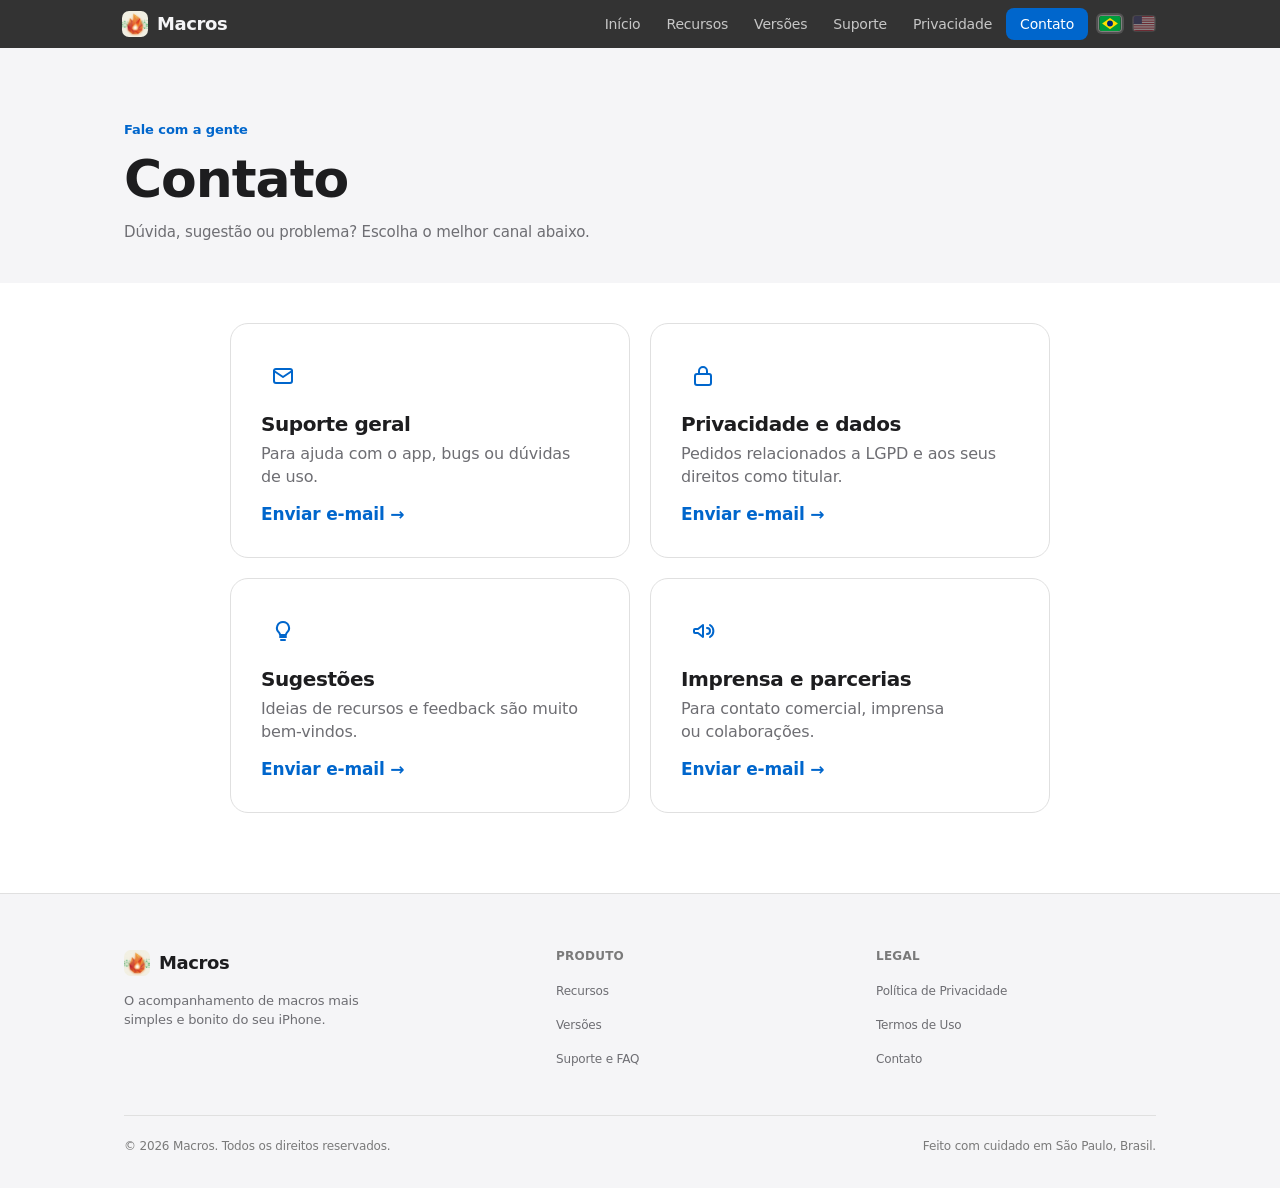
<file: contato.html>
<!DOCTYPE html>
<html lang="pt-BR">
<head>
  <meta charset="UTF-8">
  <meta name="viewport" content="width=device-width, initial-scale=1.0">
  <title>Contato — Macros</title>
  <meta name="description" content="Fale com a equipe do app Macros.">
  <link rel="icon" href="assets/icon-180.png">
  <link rel="apple-touch-icon" href="assets/icon-180.png">
  <link rel="stylesheet" href="styles.css">
</head>
<body>

  <nav class="nav">
    <div class="nav-inner">
      <a class="brand" href="index.html"><span class="logo-mark"><img src="assets/icon-64.png" alt="Macros"></span> Macros</a>
      <button class="nav-toggle" aria-label="Abrir menu"><span></span><span></span><span></span></button>
      <ul class="nav-links">
        <li><a href="index.html">Início</a></li>
        <li><a href="index.html#recursos">Recursos</a></li>
        <li><a href="versoes.html">Versões</a></li>
        <li><a href="suporte.html">Suporte</a></li>
        <li><a href="privacidade.html">Privacidade</a></li>
        <li><a href="contato.html" class="nav-cta active">Contato</a></li>
        <li class="lang-item"><span class="lang-switch">
          <a href="contato.html" class="lang active" aria-current="page" aria-label="Português" title="Português"><svg class="flag" viewBox="0 0 28 20" aria-hidden="true"><rect width="28" height="20" fill="#009c3b"/><path d="M14 2.5 24.5 10 14 17.5 3.5 10Z" fill="#ffdf00"/><circle cx="14" cy="10" r="3.9" fill="#002776"/></svg></a>
          <a href="en/contato.html" class="lang" aria-label="English" title="English"><svg class="flag" viewBox="0 0 28 20" aria-hidden="true"><rect width="28" height="20" fill="#fff"/><g fill="#b22234"><rect width="28" height="1.54"/><rect y="3.08" width="28" height="1.54"/><rect y="6.15" width="28" height="1.54"/><rect y="9.23" width="28" height="1.54"/><rect y="12.31" width="28" height="1.54"/><rect y="15.38" width="28" height="1.54"/><rect y="18.46" width="28" height="1.54"/></g><rect width="11.2" height="10.77" fill="#3c3b6e"/></svg></a>
        </span></li>
      </ul>
    </div>
  </nav>

  <header class="page-header">
    <div class="wrap">
      <p class="eyebrow">Fale com a gente</p>
      <h1>Contato</h1>
      <p class="meta">Dúvida, sugestão ou problema? Escolha o melhor canal abaixo.</p>
    </div>
  </header>

  <section class="wrap" style="padding-bottom:80px;">
    <div class="contact-grid">

      <div class="contact-card reveal in">
        <div class="ic w"><svg viewBox="0 0 24 24" fill="none" stroke="currentColor" stroke-width="2" stroke-linecap="round" stroke-linejoin="round"><rect x="3" y="5" width="18" height="14" rx="2"/><path d="M3 7l9 6 9-6"/></svg></div>
        <h3>Suporte geral</h3>
        <p>Para ajuda com o app, bugs ou dúvidas de uso.</p>
        <a class="link" href="mailto:secuida@icloud.com?subject=Suporte%20geral">Enviar e-mail →</a>
      </div>

      <div class="contact-card reveal">
        <div class="ic p"><svg viewBox="0 0 24 24" fill="none" stroke="currentColor" stroke-width="2" stroke-linecap="round" stroke-linejoin="round"><rect x="4" y="10" width="16" height="11" rx="2"/><path d="M8 10V7a4 4 0 0 1 8 0v3"/></svg></div>
        <h3>Privacidade e dados</h3>
        <p>Pedidos relacionados a LGPD e aos seus direitos como titular.</p>
        <a class="link" href="mailto:secuida@icloud.com?subject=Privacidade%20e%20dados">Enviar e-mail →</a>
      </div>

      <div class="contact-card reveal">
        <div class="ic f"><svg viewBox="0 0 24 24" fill="none" stroke="currentColor" stroke-width="2" stroke-linecap="round" stroke-linejoin="round"><path d="M9 18h6M10 21h4M12 3a6 6 0 0 1 4 10.5c-.6.6-1 1.2-1 2.5H9c0-1.3-.4-1.9-1-2.5A6 6 0 0 1 12 3z"/></svg></div>
        <h3>Sugestões</h3>
        <p>Ideias de recursos e feedback são muito bem-vindos.</p>
        <a class="link" href="mailto:secuida@icloud.com?subject=Sugestao">Enviar e-mail →</a>
      </div>

      <div class="contact-card reveal">
        <div class="ic i"><svg viewBox="0 0 24 24" fill="none" stroke="currentColor" stroke-width="2" stroke-linecap="round" stroke-linejoin="round"><path d="M3 11v2a1 1 0 0 0 1 1h3l5 4V6L7 10H4a1 1 0 0 0-1 1zM16 9a3 3 0 0 1 0 6M19 6a7 7 0 0 1 0 12"/></svg></div>
        <h3>Imprensa e parcerias</h3>
        <p>Para contato comercial, imprensa ou colaborações.</p>
        <a class="link" href="mailto:secuida@icloud.com?subject=Imprensa%20e%20parcerias">Enviar e-mail →</a>
      </div>

    </div>
  </section>

  <footer class="footer">
    <div class="wrap">
      <div class="footer-grid">
        <div>
          <a class="brand" href="index.html"><span class="logo-mark"><img src="assets/icon-64.png" alt="Macros"></span> Macros</a>
          <p class="footer-blurb">O acompanhamento de macros mais simples e bonito do seu iPhone.</p>
        </div>
        <div>
          <h4>Produto</h4>
          <ul>
            <li><a href="index.html#recursos">Recursos</a></li>
            <li><a href="versoes.html">Versões</a></li>
            <li><a href="suporte.html">Suporte e FAQ</a></li>
          </ul>
        </div>
        <div>
          <h4>Legal</h4>
          <ul>
            <li><a href="privacidade.html">Política de Privacidade</a></li>
            <li><a href="termos.html">Termos de Uso</a></li>
            <li><a href="contato.html">Contato</a></li>
          </ul>
        </div>
      </div>
      <div class="footer-bottom">
        <span>© 2026 Macros. Todos os direitos reservados.</span>
        <span>Feito com cuidado em São Paulo, Brasil.</span>
      </div>
    </div>
  </footer>

  <script src="nav.js"></script>
</body>
</html>
</file>
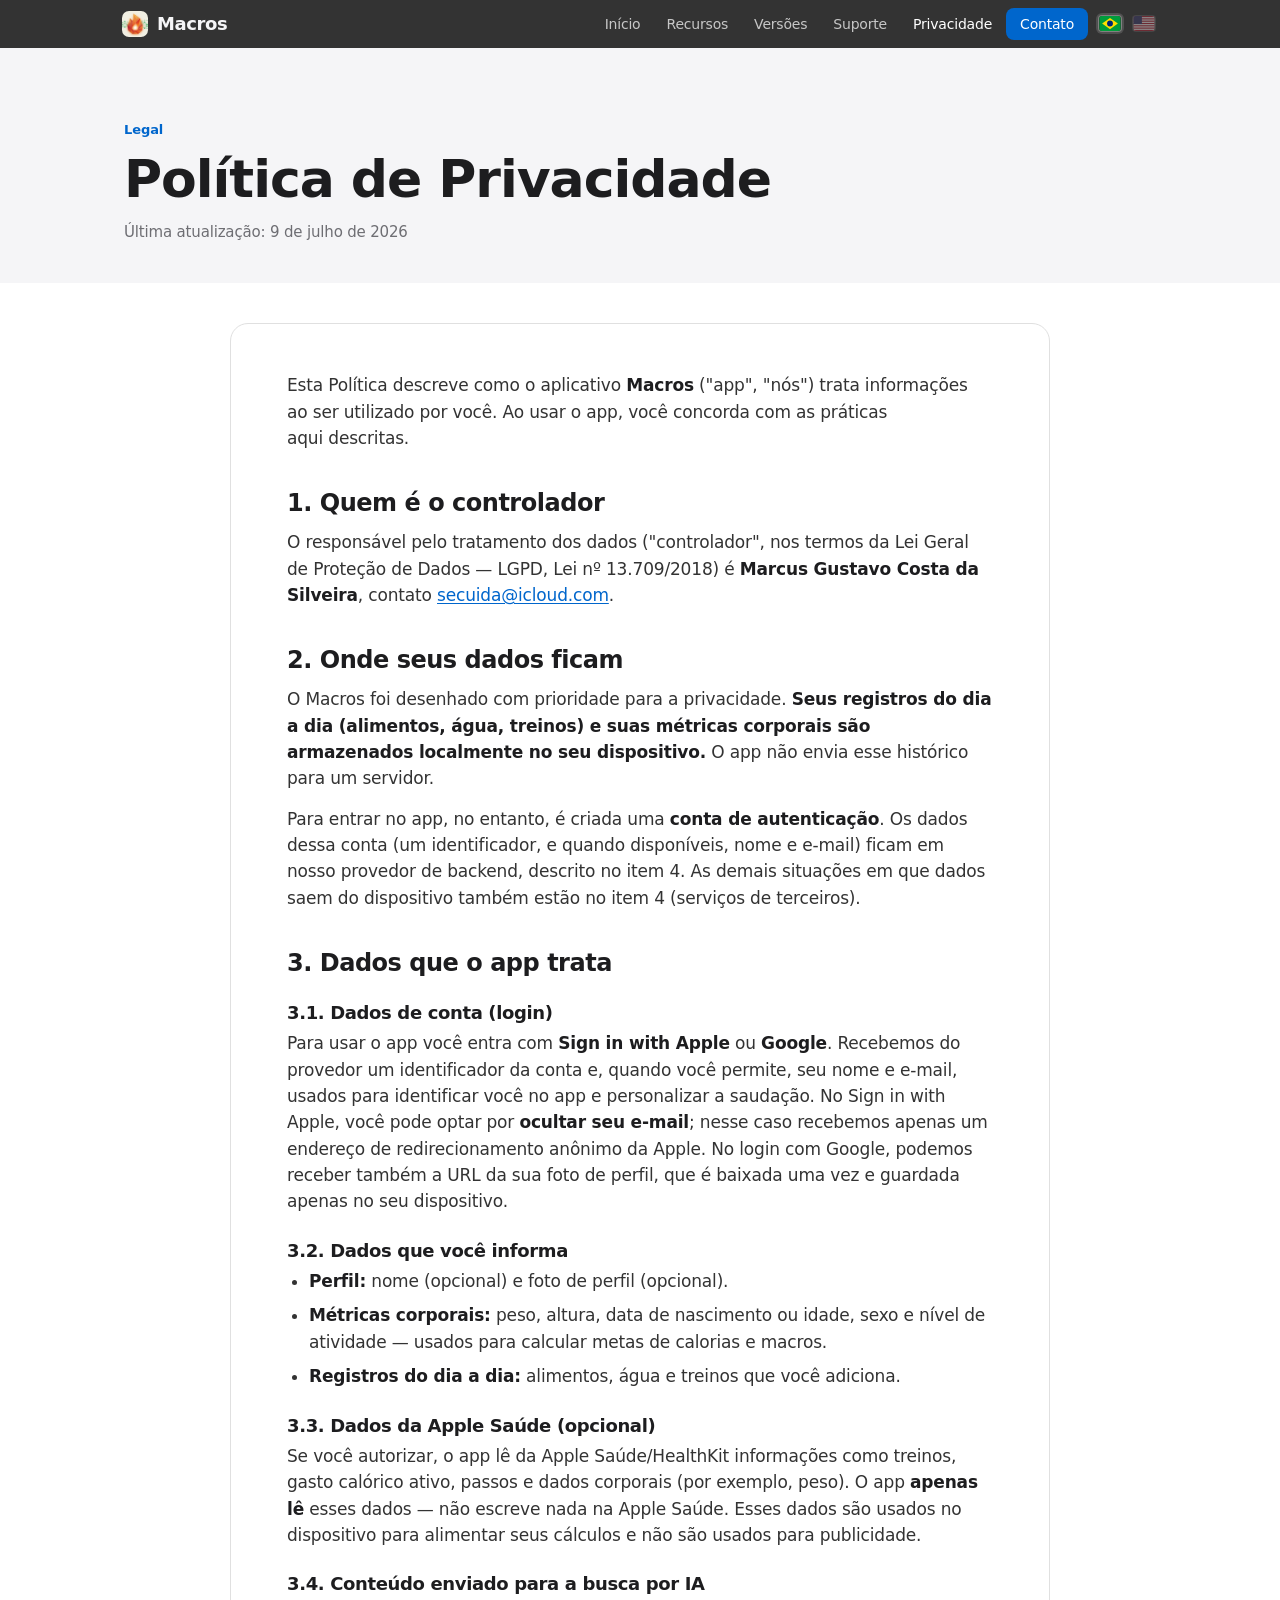
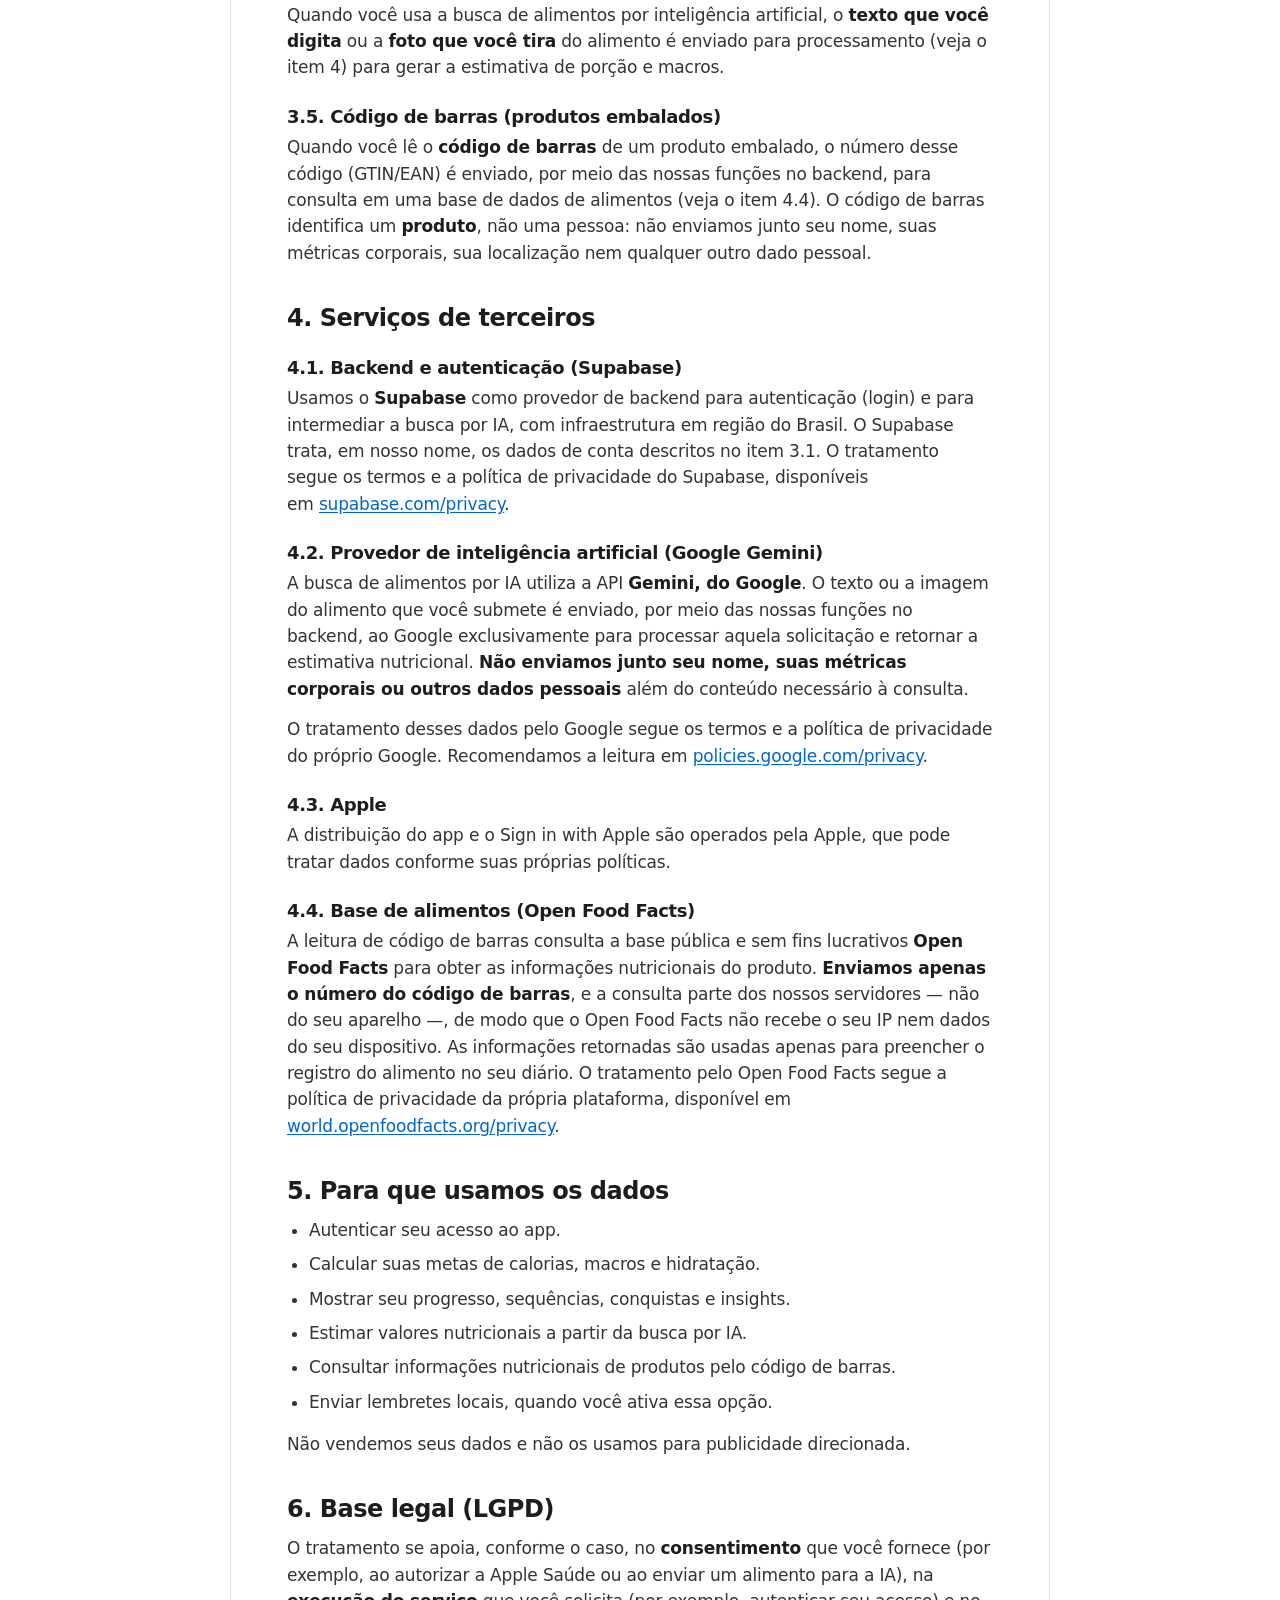
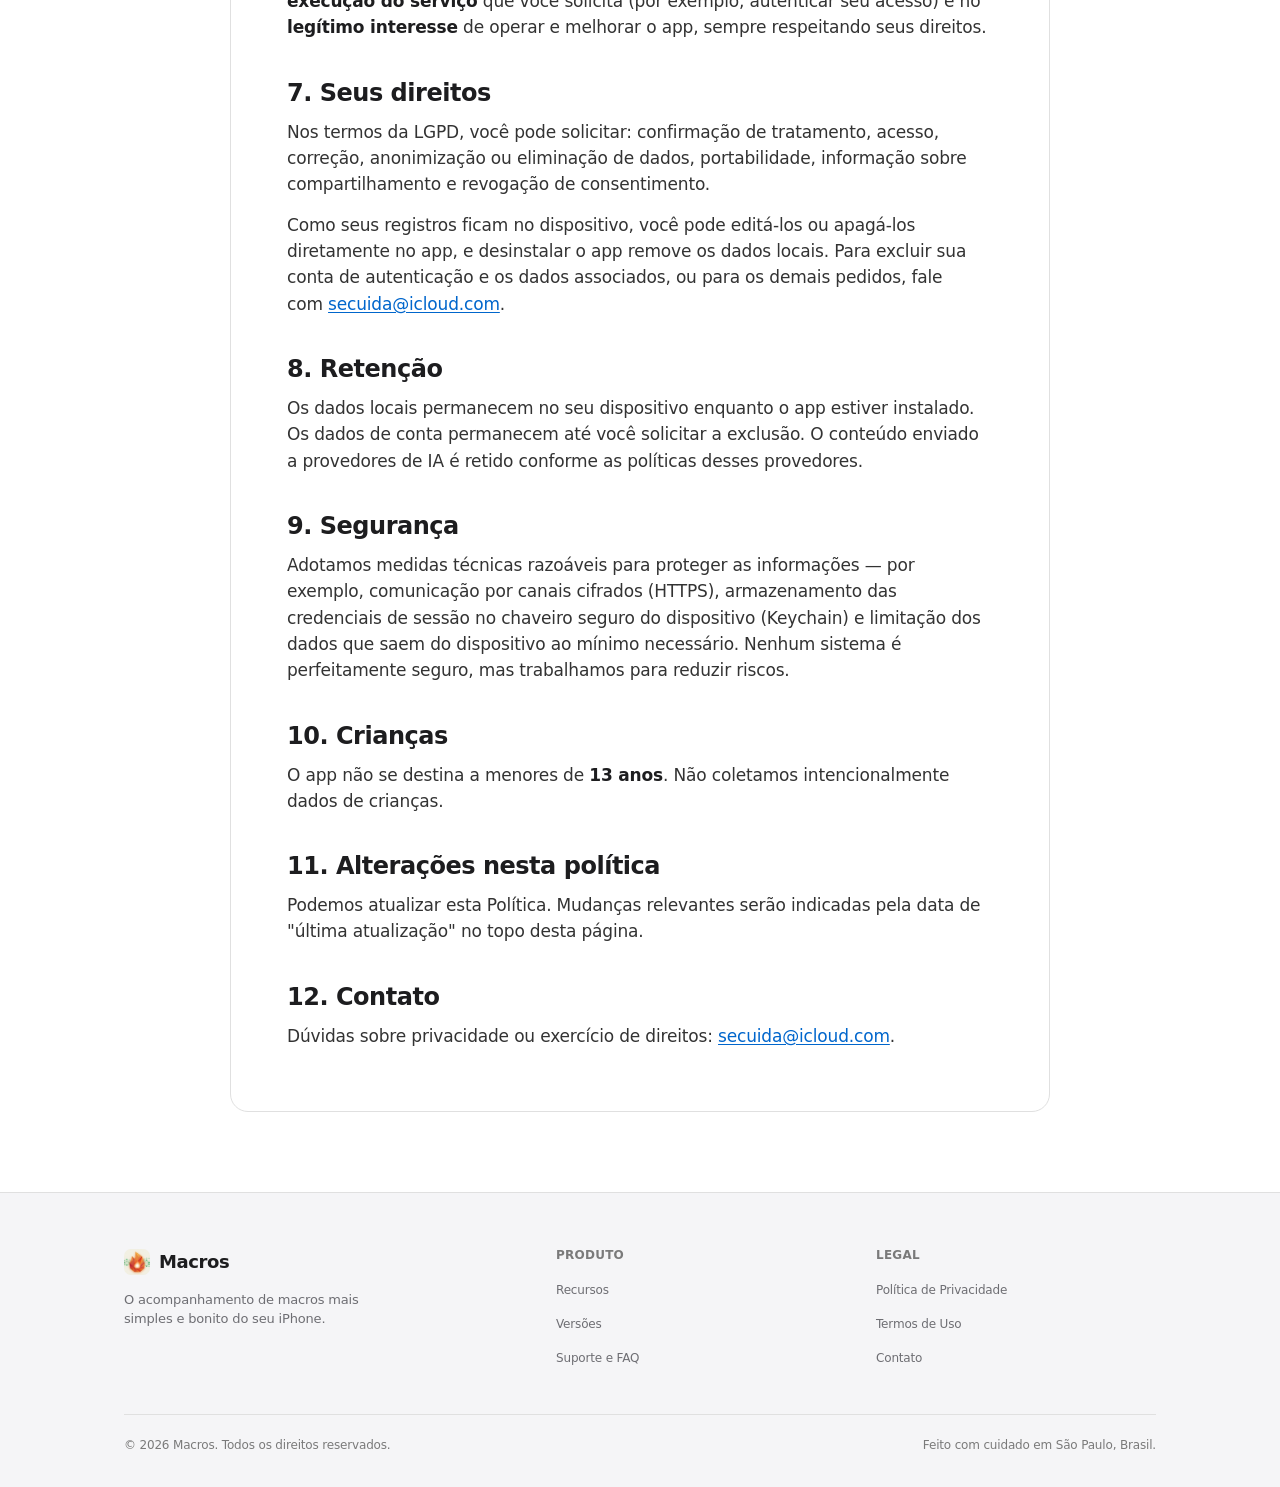
<file: privacidade.html>
<!DOCTYPE html>
<html lang="pt-BR">
<head>
  <meta charset="UTF-8">
  <meta name="viewport" content="width=device-width, initial-scale=1.0">
  <title>Política de Privacidade — Macros</title>
  <meta name="description" content="Política de Privacidade do app Macros.">
  <link rel="icon" href="assets/icon-180.png">
  <link rel="apple-touch-icon" href="assets/icon-180.png">
  <link rel="stylesheet" href="styles.css">
</head>
<body>

  <nav class="nav">
    <div class="nav-inner">
      <a class="brand" href="index.html"><span class="logo-mark"><img src="assets/icon-64.png" alt="Macros"></span> Macros</a>
      <button class="nav-toggle" aria-label="Abrir menu"><span></span><span></span><span></span></button>
      <ul class="nav-links">
        <li><a href="index.html">Início</a></li>
        <li><a href="index.html#recursos">Recursos</a></li>
        <li><a href="versoes.html">Versões</a></li>
        <li><a href="suporte.html">Suporte</a></li>
        <li><a href="privacidade.html" class="active">Privacidade</a></li>
        <li><a href="contato.html" class="nav-cta">Contato</a></li>
        <li class="lang-item"><span class="lang-switch">
          <a href="privacidade.html" class="lang active" aria-current="page" aria-label="Português" title="Português"><svg class="flag" viewBox="0 0 28 20" aria-hidden="true"><rect width="28" height="20" fill="#009c3b"/><path d="M14 2.5 24.5 10 14 17.5 3.5 10Z" fill="#ffdf00"/><circle cx="14" cy="10" r="3.9" fill="#002776"/></svg></a>
          <a href="en/privacidade.html" class="lang" aria-label="English" title="English"><svg class="flag" viewBox="0 0 28 20" aria-hidden="true"><rect width="28" height="20" fill="#fff"/><g fill="#b22234"><rect width="28" height="1.54"/><rect y="3.08" width="28" height="1.54"/><rect y="6.15" width="28" height="1.54"/><rect y="9.23" width="28" height="1.54"/><rect y="12.31" width="28" height="1.54"/><rect y="15.38" width="28" height="1.54"/><rect y="18.46" width="28" height="1.54"/></g><rect width="11.2" height="10.77" fill="#3c3b6e"/></svg></a>
        </span></li>
      </ul>
    </div>
  </nav>

  <header class="page-header">
    <div class="wrap">
      <p class="eyebrow">Legal</p>
      <h1>Política de Privacidade</h1>
      <p class="meta">Última atualização: <span>9 de julho de 2026</span></p>
    </div>
  </header>

  <section class="wrap">
    <div class="doc">
      <p>Esta Política descreve como o aplicativo <strong>Macros</strong> ("app", "nós") trata informações ao ser utilizado por você. Ao usar o app, você concorda com as práticas aqui descritas.</p>

      <h2>1. Quem é o controlador</h2>
      <p>O responsável pelo tratamento dos dados ("controlador", nos termos da Lei Geral de Proteção de Dados — LGPD, Lei nº 13.709/2018) é <strong>Marcus Gustavo Costa da Silveira</strong>, contato <a href="mailto:secuida@icloud.com">secuida@icloud.com</a>.</p>

      <h2>2. Onde seus dados ficam</h2>
      <p>O Macros foi desenhado com prioridade para a privacidade. <strong>Seus registros do dia a dia (alimentos, água, treinos) e suas métricas corporais são armazenados localmente no seu dispositivo.</strong> O app não envia esse histórico para um servidor.</p>
      <p>Para entrar no app, no entanto, é criada uma <strong>conta de autenticação</strong>. Os dados dessa conta (um identificador, e quando disponíveis, nome e e-mail) ficam em nosso provedor de backend, descrito no item 4. As demais situações em que dados saem do dispositivo também estão no item 4 (serviços de terceiros).</p>

      <h2>3. Dados que o app trata</h2>
      <h3>3.1. Dados de conta (login)</h3>
      <p>Para usar o app você entra com <strong>Sign in with Apple</strong> ou <strong>Google</strong>. Recebemos do provedor um identificador da conta e, quando você permite, seu nome e e-mail, usados para identificar você no app e personalizar a saudação. No Sign in with Apple, você pode optar por <strong>ocultar seu e-mail</strong>; nesse caso recebemos apenas um endereço de redirecionamento anônimo da Apple. No login com Google, podemos receber também a URL da sua foto de perfil, que é baixada uma vez e guardada apenas no seu dispositivo.</p>
      <h3>3.2. Dados que você informa</h3>
      <ul>
        <li><strong>Perfil:</strong> nome (opcional) e foto de perfil (opcional).</li>
        <li><strong>Métricas corporais:</strong> peso, altura, data de nascimento ou idade, sexo e nível de atividade — usados para calcular metas de calorias e macros.</li>
        <li><strong>Registros do dia a dia:</strong> alimentos, água e treinos que você adiciona.</li>
      </ul>
      <h3>3.3. Dados da Apple Saúde (opcional)</h3>
      <p>Se você autorizar, o app lê da Apple Saúde/HealthKit informações como treinos, gasto calórico ativo, passos e dados corporais (por exemplo, peso). O app <strong>apenas lê</strong> esses dados — não escreve nada na Apple Saúde. Esses dados são usados no dispositivo para alimentar seus cálculos e não são usados para publicidade.</p>
      <h3>3.4. Conteúdo enviado para a busca por IA</h3>
      <p>Quando você usa a busca de alimentos por inteligência artificial, o <strong>texto que você digita</strong> ou a <strong>foto que você tira</strong> do alimento é enviado para processamento (veja o item 4) para gerar a estimativa de porção e macros.</p>
      <h3>3.5. Código de barras (produtos embalados)</h3>
      <p>Quando você lê o <strong>código de barras</strong> de um produto embalado, o número desse código (GTIN/EAN) é enviado, por meio das nossas funções no backend, para consulta em uma base de dados de alimentos (veja o item 4.4). O código de barras identifica um <strong>produto</strong>, não uma pessoa: não enviamos junto seu nome, suas métricas corporais, sua localização nem qualquer outro dado pessoal.</p>

      <h2>4. Serviços de terceiros</h2>
      <h3>4.1. Backend e autenticação (Supabase)</h3>
      <p>Usamos o <strong>Supabase</strong> como provedor de backend para autenticação (login) e para intermediar a busca por IA, com infraestrutura em região do Brasil. O Supabase trata, em nosso nome, os dados de conta descritos no item 3.1. O tratamento segue os termos e a política de privacidade do Supabase, disponíveis em <a href="https://supabase.com/privacy" target="_blank" rel="noopener">supabase.com/privacy</a>.</p>
      <h3>4.2. Provedor de inteligência artificial (Google Gemini)</h3>
      <p>A busca de alimentos por IA utiliza a API <strong>Gemini, do Google</strong>. O texto ou a imagem do alimento que você submete é enviado, por meio das nossas funções no backend, ao Google exclusivamente para processar aquela solicitação e retornar a estimativa nutricional. <strong>Não enviamos junto seu nome, suas métricas corporais ou outros dados pessoais</strong> além do conteúdo necessário à consulta.</p>
      <p>O tratamento desses dados pelo Google segue os termos e a política de privacidade do próprio Google. Recomendamos a leitura em <a href="https://policies.google.com/privacy" target="_blank" rel="noopener">policies.google.com/privacy</a>.</p>
      <h3>4.3. Apple</h3>
      <p>A distribuição do app e o Sign in with Apple são operados pela Apple, que pode tratar dados conforme suas próprias políticas.</p>
      <h3>4.4. Base de alimentos (Open Food Facts)</h3>
      <p>A leitura de código de barras consulta a base pública e sem fins lucrativos <strong>Open Food Facts</strong> para obter as informações nutricionais do produto. <strong>Enviamos apenas o número do código de barras</strong>, e a consulta parte dos nossos servidores — não do seu aparelho —, de modo que o Open Food Facts não recebe o seu IP nem dados do seu dispositivo. As informações retornadas são usadas apenas para preencher o registro do alimento no seu diário. O tratamento pelo Open Food Facts segue a política de privacidade da própria plataforma, disponível em <a href="https://world.openfoodfacts.org/privacy" target="_blank" rel="noopener">world.openfoodfacts.org/privacy</a>.</p>

      <h2>5. Para que usamos os dados</h2>
      <ul>
        <li>Autenticar seu acesso ao app.</li>
        <li>Calcular suas metas de calorias, macros e hidratação.</li>
        <li>Mostrar seu progresso, sequências, conquistas e insights.</li>
        <li>Estimar valores nutricionais a partir da busca por IA.</li>
        <li>Consultar informações nutricionais de produtos pelo código de barras.</li>
        <li>Enviar lembretes locais, quando você ativa essa opção.</li>
      </ul>
      <p>Não vendemos seus dados e não os usamos para publicidade direcionada.</p>

      <h2>6. Base legal (LGPD)</h2>
      <p>O tratamento se apoia, conforme o caso, no <strong>consentimento</strong> que você fornece (por exemplo, ao autorizar a Apple Saúde ou ao enviar um alimento para a IA), na <strong>execução do serviço</strong> que você solicita (por exemplo, autenticar seu acesso) e no <strong>legítimo interesse</strong> de operar e melhorar o app, sempre respeitando seus direitos.</p>

      <h2>7. Seus direitos</h2>
      <p>Nos termos da LGPD, você pode solicitar: confirmação de tratamento, acesso, correção, anonimização ou eliminação de dados, portabilidade, informação sobre compartilhamento e revogação de consentimento.</p>
      <p>Como seus registros ficam no dispositivo, você pode editá-los ou apagá-los diretamente no app, e desinstalar o app remove os dados locais. Para excluir sua conta de autenticação e os dados associados, ou para os demais pedidos, fale com <a href="mailto:secuida@icloud.com">secuida@icloud.com</a>.</p>

      <h2>8. Retenção</h2>
      <p>Os dados locais permanecem no seu dispositivo enquanto o app estiver instalado. Os dados de conta permanecem até você solicitar a exclusão. O conteúdo enviado a provedores de IA é retido conforme as políticas desses provedores.</p>

      <h2>9. Segurança</h2>
      <p>Adotamos medidas técnicas razoáveis para proteger as informações — por exemplo, comunicação por canais cifrados (HTTPS), armazenamento das credenciais de sessão no chaveiro seguro do dispositivo (Keychain) e limitação dos dados que saem do dispositivo ao mínimo necessário. Nenhum sistema é perfeitamente seguro, mas trabalhamos para reduzir riscos.</p>

      <h2>10. Crianças</h2>
      <p>O app não se destina a menores de <strong>13 anos</strong>. Não coletamos intencionalmente dados de crianças.</p>

      <h2>11. Alterações nesta política</h2>
      <p>Podemos atualizar esta Política. Mudanças relevantes serão indicadas pela data de "última atualização" no topo desta página.</p>

      <h2>12. Contato</h2>
      <p>Dúvidas sobre privacidade ou exercício de direitos: <a href="mailto:secuida@icloud.com">secuida@icloud.com</a>.</p>
    </div>
  </section>

  <footer class="footer">
    <div class="wrap">
      <div class="footer-grid">
        <div>
          <a class="brand" href="index.html"><span class="logo-mark"><img src="assets/icon-64.png" alt="Macros"></span> Macros</a>
          <p class="footer-blurb">O acompanhamento de macros mais simples e bonito do seu iPhone.</p>
        </div>
        <div>
          <h4>Produto</h4>
          <ul>
            <li><a href="index.html#recursos">Recursos</a></li>
            <li><a href="versoes.html">Versões</a></li>
            <li><a href="suporte.html">Suporte e FAQ</a></li>
          </ul>
        </div>
        <div>
          <h4>Legal</h4>
          <ul>
            <li><a href="privacidade.html">Política de Privacidade</a></li>
            <li><a href="termos.html">Termos de Uso</a></li>
            <li><a href="contato.html">Contato</a></li>
          </ul>
        </div>
      </div>
      <div class="footer-bottom">
        <span>© 2026 Macros. Todos os direitos reservados.</span>
        <span>Feito com cuidado em São Paulo, Brasil.</span>
      </div>
    </div>
  </footer>

  <script src="nav.js"></script>
</body>
</html>
</file>
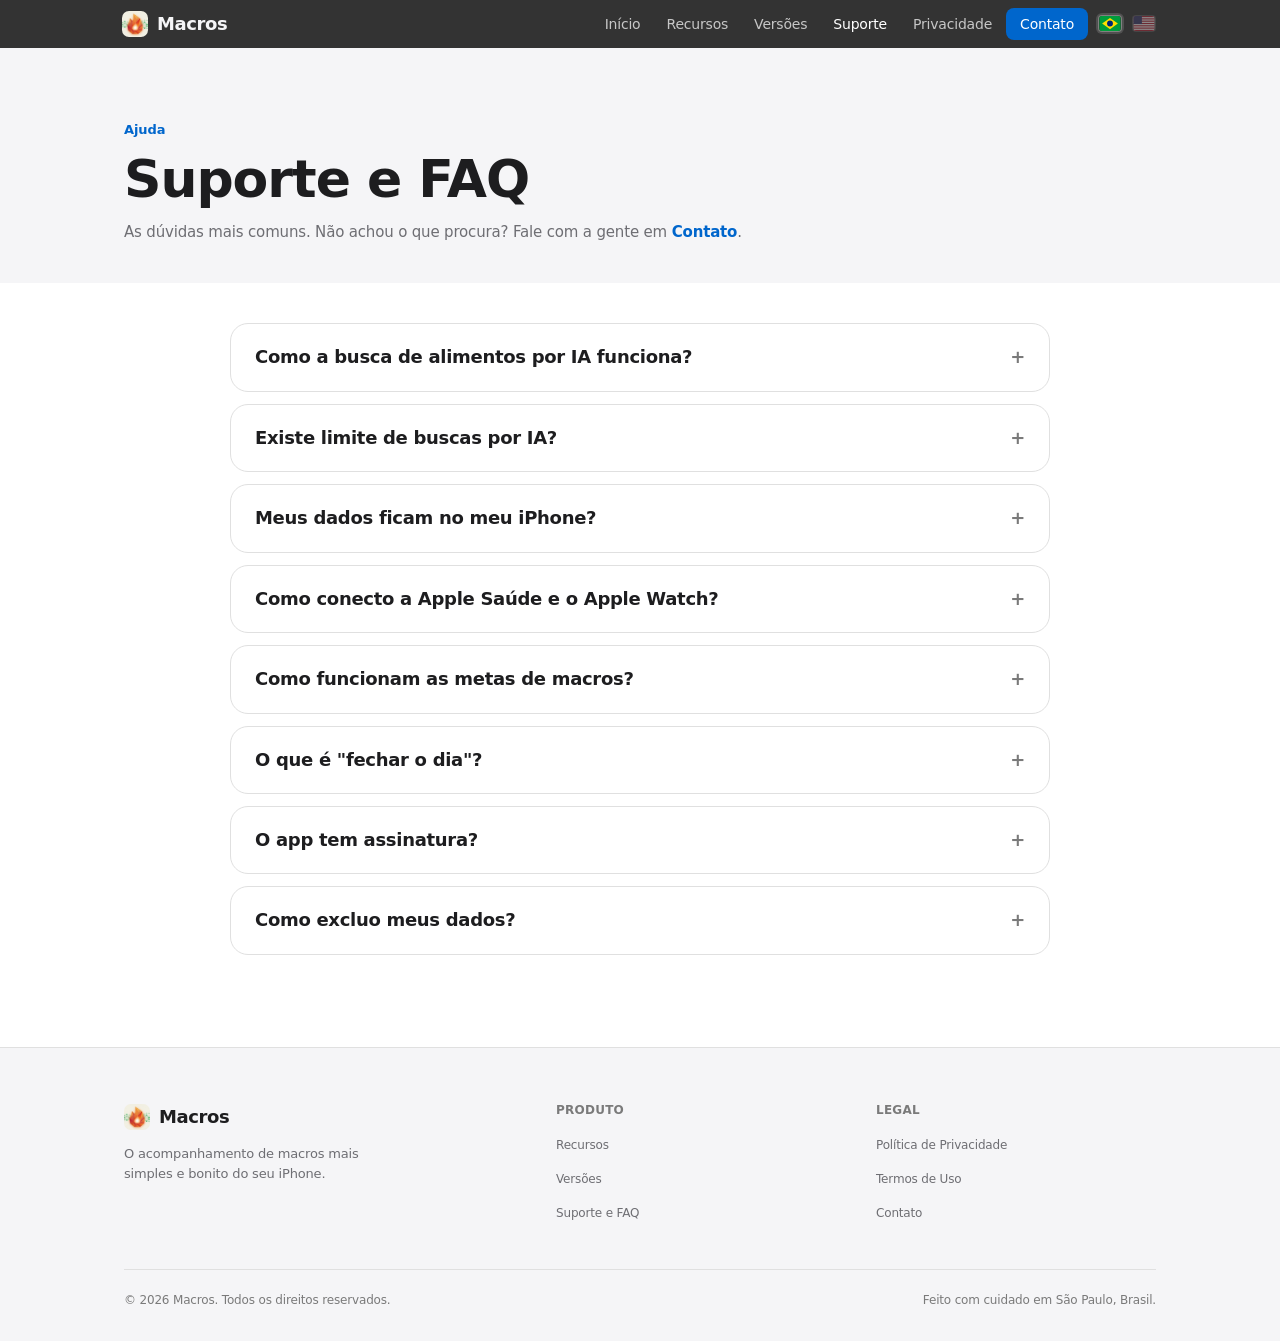
<file: suporte.html>
<!DOCTYPE html>
<html lang="pt-BR">
<head>
  <meta charset="UTF-8">
  <meta name="viewport" content="width=device-width, initial-scale=1.0">
  <title>Suporte — Macros</title>
  <meta name="description" content="Perguntas frequentes e canais de suporte do app Macros.">
  <link rel="icon" href="assets/icon-180.png">
  <link rel="apple-touch-icon" href="assets/icon-180.png">
  <link rel="stylesheet" href="styles.css">
</head>
<body>

  <nav class="nav">
    <div class="nav-inner">
      <a class="brand" href="index.html"><span class="logo-mark"><img src="assets/icon-64.png" alt="Macros"></span> Macros</a>
      <button class="nav-toggle" aria-label="Abrir menu"><span></span><span></span><span></span></button>
      <ul class="nav-links">
        <li><a href="index.html">Início</a></li>
        <li><a href="index.html#recursos">Recursos</a></li>
        <li><a href="versoes.html">Versões</a></li>
        <li><a href="suporte.html" class="active">Suporte</a></li>
        <li><a href="privacidade.html">Privacidade</a></li>
        <li><a href="contato.html" class="nav-cta">Contato</a></li>
        <li class="lang-item"><span class="lang-switch">
          <a href="suporte.html" class="lang active" aria-current="page" aria-label="Português" title="Português"><svg class="flag" viewBox="0 0 28 20" aria-hidden="true"><rect width="28" height="20" fill="#009c3b"/><path d="M14 2.5 24.5 10 14 17.5 3.5 10Z" fill="#ffdf00"/><circle cx="14" cy="10" r="3.9" fill="#002776"/></svg></a>
          <a href="en/suporte.html" class="lang" aria-label="English" title="English"><svg class="flag" viewBox="0 0 28 20" aria-hidden="true"><rect width="28" height="20" fill="#fff"/><g fill="#b22234"><rect width="28" height="1.54"/><rect y="3.08" width="28" height="1.54"/><rect y="6.15" width="28" height="1.54"/><rect y="9.23" width="28" height="1.54"/><rect y="12.31" width="28" height="1.54"/><rect y="15.38" width="28" height="1.54"/><rect y="18.46" width="28" height="1.54"/></g><rect width="11.2" height="10.77" fill="#3c3b6e"/></svg></a>
        </span></li>
      </ul>
    </div>
  </nav>

  <header class="page-header">
    <div class="wrap">
      <p class="eyebrow">Ajuda</p>
      <h1>Suporte e FAQ</h1>
      <p class="meta">As dúvidas mais comuns. Não achou o que procura? Fale com a gente em <a href="contato.html" style="color:var(--water);font-weight:700;">Contato</a>.</p>
    </div>
  </header>

  <section class="wrap" style="padding-bottom:80px;">
    <div class="faq-list">

      <details class="faq reveal in">
        <summary>Como a busca de alimentos por IA funciona? <span class="chev">+</span></summary>
        <div class="faq-body">
          <p>Você digita o nome de um alimento ou tira uma foto, e o app usa inteligência artificial para estimar a porção e os macros. O resultado é sempre editável antes de salvar — você tem a palavra final sobre o que vai pro seu diário.</p>
          <p>As estimativas são aproximadas e dependem do que é informado. Para itens com rótulo nutricional, vale conferir.</p>
        </div>
      </details>

      <details class="faq reveal">
        <summary>Existe limite de buscas por IA? <span class="chev">+</span></summary>
        <div class="faq-body">
          <p>Sim. Para manter o serviço estável, há um limite diário de buscas por IA. O registro manual de alimentos é ilimitado.</p>
        </div>
      </details>

      <details class="faq reveal">
        <summary>Meus dados ficam no meu iPhone? <span class="chev">+</span></summary>
        <div class="faq-body">
          <p>Seus registros ficam armazenados localmente no dispositivo. O texto ou a foto do alimento que você envia para a busca por IA é processado por um provedor externo apenas para gerar a estimativa. Detalhes completos estão na <a href="privacidade.html">Política de Privacidade</a>.</p>
        </div>
      </details>

      <details class="faq reveal">
        <summary>Como conecto a Apple Saúde e o Apple Watch? <span class="chev">+</span></summary>
        <div class="faq-body">
          <p>Em Ajustes, toque em "Importar do Apple Health" e autorize as permissões solicitadas. O app lê treinos, gasto calórico e dados corporais (como peso) quando você permite. O Macros não escreve dados na Apple Saúde — apenas lê.</p>
        </div>
      </details>

      <details class="faq reveal">
        <summary>Como funcionam as metas de macros? <span class="chev">+</span></summary>
        <div class="faq-body">
          <p>O app calcula sua taxa metabólica (TMB) e gasto energético com base no seu perfil, e distribui as metas de proteína, carbo e gordura conforme seu objetivo. Você pode ajustar a TMB manualmente em Ajustes se preferir.</p>
        </div>
      </details>

      <details class="faq reveal">
        <summary>O que é "fechar o dia"? <span class="chev">+</span></summary>
        <div class="faq-body">
          <p>Um dia é considerado fechado quando você atinge as três metas de macro do dia. Dias fechados consecutivos formam sua sequência, e algumas conquistas celebram esses marcos.</p>
        </div>
      </details>

      <details class="faq reveal">
        <summary>O app tem assinatura? <span class="chev">+</span></summary>
        <div class="faq-body">
          <p><span class="fill">Descreva aqui o modelo de assinatura quando estiver definido (planos, período gratuito, o que é grátis vs. pago). Remova esta pergunta se não se aplicar.</span></p>
        </div>
      </details>

      <details class="faq reveal">
        <summary>Como excluo meus dados? <span class="chev">+</span></summary>
        <div class="faq-body">
          <p>Como os dados ficam no dispositivo, desinstalar o app remove os registros locais. Para pedidos relacionados a privacidade e LGPD, fale com <span class="fill">seu-email@dominio.com</span>.</p>
        </div>
      </details>

    </div>
  </section>

  <footer class="footer">
    <div class="wrap">
      <div class="footer-grid">
        <div>
          <a class="brand" href="index.html"><span class="logo-mark"><img src="assets/icon-64.png" alt="Macros"></span> Macros</a>
          <p class="footer-blurb">O acompanhamento de macros mais simples e bonito do seu iPhone.</p>
        </div>
        <div>
          <h4>Produto</h4>
          <ul>
            <li><a href="index.html#recursos">Recursos</a></li>
            <li><a href="versoes.html">Versões</a></li>
            <li><a href="suporte.html">Suporte e FAQ</a></li>
          </ul>
        </div>
        <div>
          <h4>Legal</h4>
          <ul>
            <li><a href="privacidade.html">Política de Privacidade</a></li>
            <li><a href="termos.html">Termos de Uso</a></li>
            <li><a href="contato.html">Contato</a></li>
          </ul>
        </div>
      </div>
      <div class="footer-bottom">
        <span>© 2026 Macros. Todos os direitos reservados.</span>
        <span>Feito com cuidado em São Paulo, Brasil.</span>
      </div>
    </div>
  </footer>

  <script src="nav.js"></script>
</body>
</html>
</file>
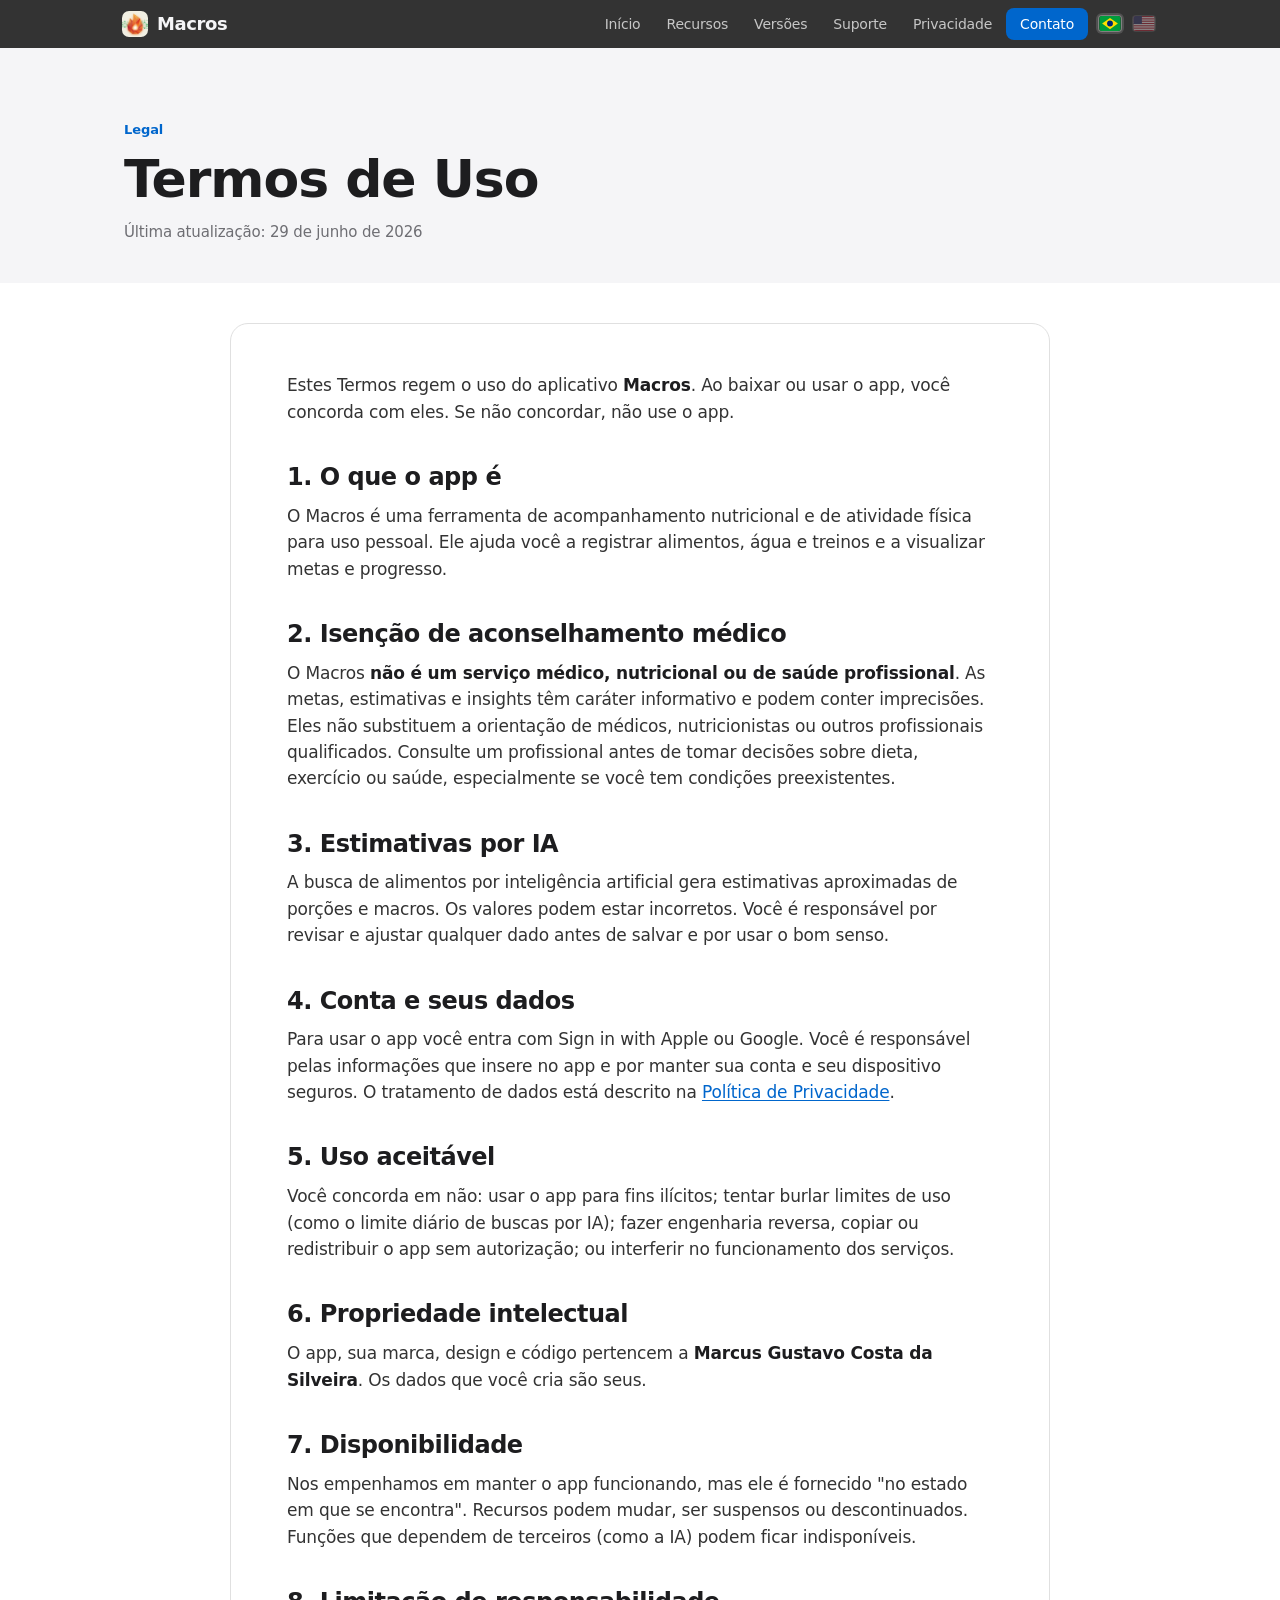
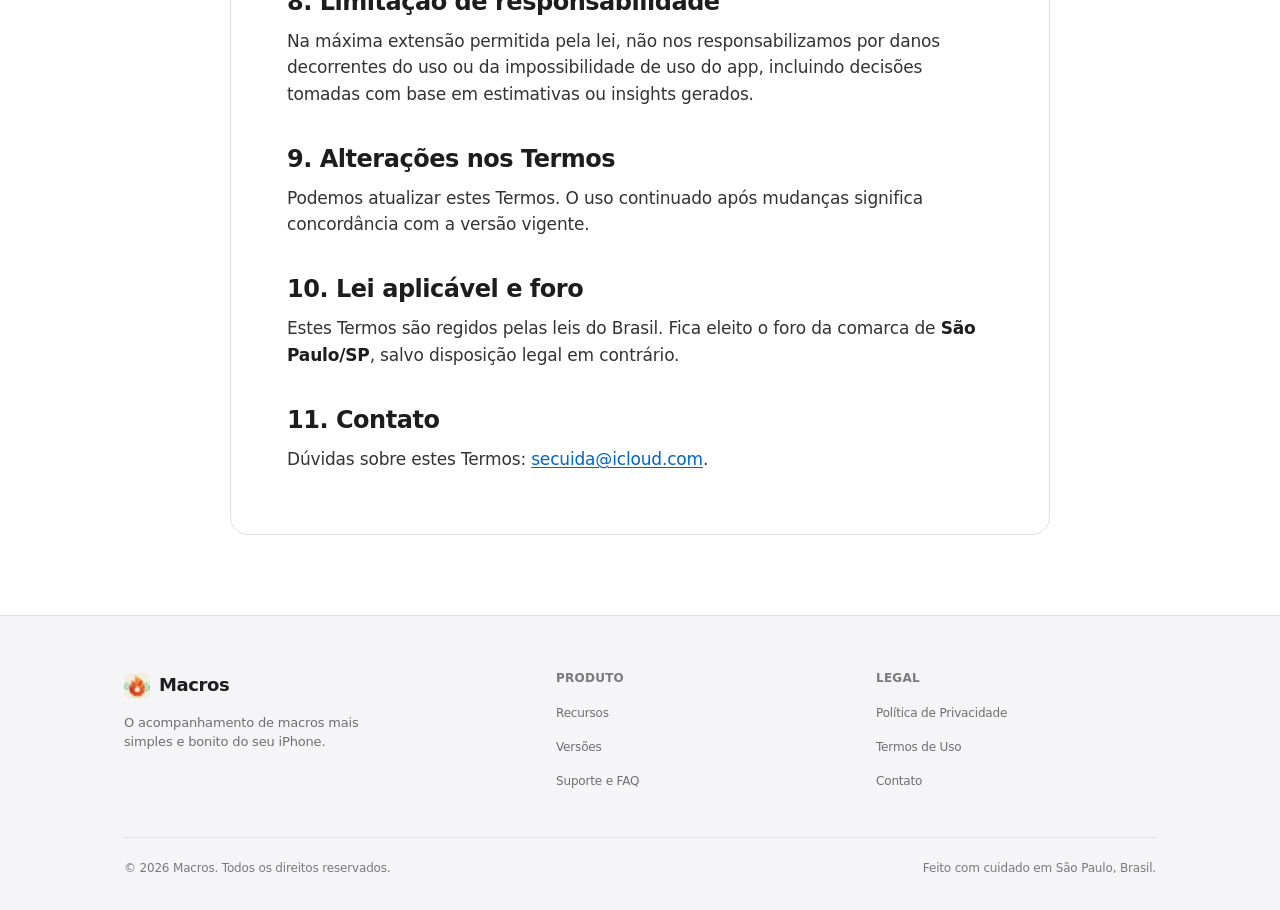
<file: termos.html>
<!DOCTYPE html>
<html lang="pt-BR">
<head>
  <meta charset="UTF-8">
  <meta name="viewport" content="width=device-width, initial-scale=1.0">
  <title>Termos de Uso — Macros</title>
  <meta name="description" content="Termos de Uso do app Macros.">
  <link rel="icon" href="assets/icon-180.png">
  <link rel="apple-touch-icon" href="assets/icon-180.png">
  <link rel="stylesheet" href="styles.css">
</head>
<body>

  <nav class="nav">
    <div class="nav-inner">
      <a class="brand" href="index.html"><span class="logo-mark"><img src="assets/icon-64.png" alt="Macros"></span> Macros</a>
      <button class="nav-toggle" aria-label="Abrir menu"><span></span><span></span><span></span></button>
      <ul class="nav-links">
        <li><a href="index.html">Início</a></li>
        <li><a href="index.html#recursos">Recursos</a></li>
        <li><a href="versoes.html">Versões</a></li>
        <li><a href="suporte.html">Suporte</a></li>
        <li><a href="privacidade.html">Privacidade</a></li>
        <li><a href="contato.html" class="nav-cta">Contato</a></li>
        <li class="lang-item"><span class="lang-switch">
          <a href="termos.html" class="lang active" aria-current="page" aria-label="Português" title="Português"><svg class="flag" viewBox="0 0 28 20" aria-hidden="true"><rect width="28" height="20" fill="#009c3b"/><path d="M14 2.5 24.5 10 14 17.5 3.5 10Z" fill="#ffdf00"/><circle cx="14" cy="10" r="3.9" fill="#002776"/></svg></a>
          <a href="en/termos.html" class="lang" aria-label="English" title="English"><svg class="flag" viewBox="0 0 28 20" aria-hidden="true"><rect width="28" height="20" fill="#fff"/><g fill="#b22234"><rect width="28" height="1.54"/><rect y="3.08" width="28" height="1.54"/><rect y="6.15" width="28" height="1.54"/><rect y="9.23" width="28" height="1.54"/><rect y="12.31" width="28" height="1.54"/><rect y="15.38" width="28" height="1.54"/><rect y="18.46" width="28" height="1.54"/></g><rect width="11.2" height="10.77" fill="#3c3b6e"/></svg></a>
        </span></li>
      </ul>
    </div>
  </nav>

  <header class="page-header">
    <div class="wrap">
      <p class="eyebrow">Legal</p>
      <h1>Termos de Uso</h1>
      <p class="meta">Última atualização: <span>29 de junho de 2026</span></p>
    </div>
  </header>

  <section class="wrap">
    <div class="doc">
      <p>Estes Termos regem o uso do aplicativo <strong>Macros</strong>. Ao baixar ou usar o app, você concorda com eles. Se não concordar, não use o app.</p>

      <h2>1. O que o app é</h2>
      <p>O Macros é uma ferramenta de acompanhamento nutricional e de atividade física para uso pessoal. Ele ajuda você a registrar alimentos, água e treinos e a visualizar metas e progresso.</p>

      <h2>2. Isenção de aconselhamento médico</h2>
      <p>O Macros <strong>não é um serviço médico, nutricional ou de saúde profissional</strong>. As metas, estimativas e insights têm caráter informativo e podem conter imprecisões. Eles não substituem a orientação de médicos, nutricionistas ou outros profissionais qualificados. Consulte um profissional antes de tomar decisões sobre dieta, exercício ou saúde, especialmente se você tem condições preexistentes.</p>

      <h2>3. Estimativas por IA</h2>
      <p>A busca de alimentos por inteligência artificial gera estimativas aproximadas de porções e macros. Os valores podem estar incorretos. Você é responsável por revisar e ajustar qualquer dado antes de salvar e por usar o bom senso.</p>

      <h2>4. Conta e seus dados</h2>
      <p>Para usar o app você entra com Sign in with Apple ou Google. Você é responsável pelas informações que insere no app e por manter sua conta e seu dispositivo seguros. O tratamento de dados está descrito na <a href="privacidade.html">Política de Privacidade</a>.</p>

      <h2>5. Uso aceitável</h2>
      <p>Você concorda em não: usar o app para fins ilícitos; tentar burlar limites de uso (como o limite diário de buscas por IA); fazer engenharia reversa, copiar ou redistribuir o app sem autorização; ou interferir no funcionamento dos serviços.</p>

      <h2>6. Propriedade intelectual</h2>
      <p>O app, sua marca, design e código pertencem a <strong>Marcus Gustavo Costa da Silveira</strong>. Os dados que você cria são seus.</p>

      <h2>7. Disponibilidade</h2>
      <p>Nos empenhamos em manter o app funcionando, mas ele é fornecido "no estado em que se encontra". Recursos podem mudar, ser suspensos ou descontinuados. Funções que dependem de terceiros (como a IA) podem ficar indisponíveis.</p>

      <h2>8. Limitação de responsabilidade</h2>
      <p>Na máxima extensão permitida pela lei, não nos responsabilizamos por danos decorrentes do uso ou da impossibilidade de uso do app, incluindo decisões tomadas com base em estimativas ou insights gerados.</p>

      <h2>9. Alterações nos Termos</h2>
      <p>Podemos atualizar estes Termos. O uso continuado após mudanças significa concordância com a versão vigente.</p>

      <h2>10. Lei aplicável e foro</h2>
      <p>Estes Termos são regidos pelas leis do Brasil. Fica eleito o foro da comarca de <strong>São Paulo/SP</strong>, salvo disposição legal em contrário.</p>

      <h2>11. Contato</h2>
      <p>Dúvidas sobre estes Termos: <a href="mailto:secuida@icloud.com">secuida@icloud.com</a>.</p>
    </div>
  </section>

  <footer class="footer">
    <div class="wrap">
      <div class="footer-grid">
        <div>
          <a class="brand" href="index.html"><span class="logo-mark"><img src="assets/icon-64.png" alt="Macros"></span> Macros</a>
          <p class="footer-blurb">O acompanhamento de macros mais simples e bonito do seu iPhone.</p>
        </div>
        <div>
          <h4>Produto</h4>
          <ul>
            <li><a href="index.html#recursos">Recursos</a></li>
            <li><a href="versoes.html">Versões</a></li>
            <li><a href="suporte.html">Suporte e FAQ</a></li>
          </ul>
        </div>
        <div>
          <h4>Legal</h4>
          <ul>
            <li><a href="privacidade.html">Política de Privacidade</a></li>
            <li><a href="termos.html">Termos de Uso</a></li>
            <li><a href="contato.html">Contato</a></li>
          </ul>
        </div>
      </div>
      <div class="footer-bottom">
        <span>© 2026 Macros. Todos os direitos reservados.</span>
        <span>Feito com cuidado em São Paulo, Brasil.</span>
      </div>
    </div>
  </footer>

  <script src="nav.js"></script>
</body>
</html>
</file>
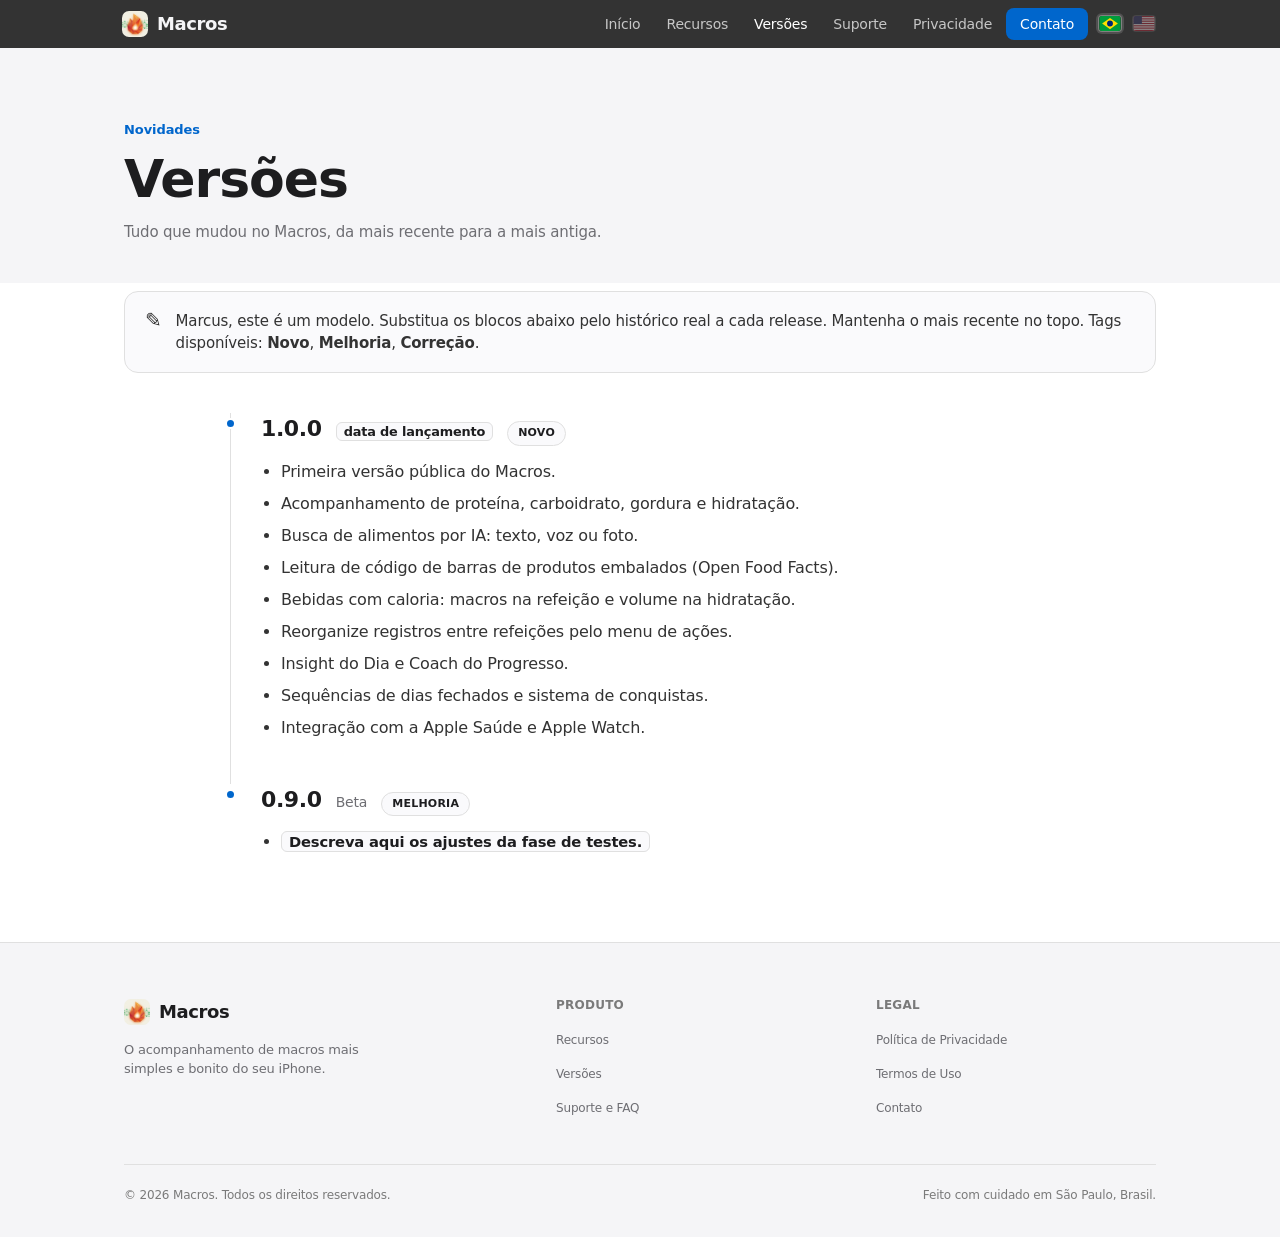
<file: versoes.html>
<!DOCTYPE html>
<html lang="pt-BR">
<head>
  <meta charset="UTF-8">
  <meta name="viewport" content="width=device-width, initial-scale=1.0">
  <title>Versões — Macros</title>
  <meta name="description" content="Histórico de versões e novidades do app Macros.">
  <link rel="icon" href="assets/icon-180.png">
  <link rel="apple-touch-icon" href="assets/icon-180.png">
  <link rel="stylesheet" href="styles.css">
</head>
<body>

  <nav class="nav">
    <div class="nav-inner">
      <a class="brand" href="index.html"><span class="logo-mark"><img src="assets/icon-64.png" alt="Macros"></span> Macros</a>
      <button class="nav-toggle" aria-label="Abrir menu"><span></span><span></span><span></span></button>
      <ul class="nav-links">
        <li><a href="index.html">Início</a></li>
        <li><a href="index.html#recursos">Recursos</a></li>
        <li><a href="versoes.html" class="active">Versões</a></li>
        <li><a href="suporte.html">Suporte</a></li>
        <li><a href="privacidade.html">Privacidade</a></li>
        <li><a href="contato.html" class="nav-cta">Contato</a></li>
        <li class="lang-item"><span class="lang-switch">
          <a href="versoes.html" class="lang active" aria-current="page" aria-label="Português" title="Português"><svg class="flag" viewBox="0 0 28 20" aria-hidden="true"><rect width="28" height="20" fill="#009c3b"/><path d="M14 2.5 24.5 10 14 17.5 3.5 10Z" fill="#ffdf00"/><circle cx="14" cy="10" r="3.9" fill="#002776"/></svg></a>
          <a href="en/versoes.html" class="lang" aria-label="English" title="English"><svg class="flag" viewBox="0 0 28 20" aria-hidden="true"><rect width="28" height="20" fill="#fff"/><g fill="#b22234"><rect width="28" height="1.54"/><rect y="3.08" width="28" height="1.54"/><rect y="6.15" width="28" height="1.54"/><rect y="9.23" width="28" height="1.54"/><rect y="12.31" width="28" height="1.54"/><rect y="15.38" width="28" height="1.54"/><rect y="18.46" width="28" height="1.54"/></g><rect width="11.2" height="10.77" fill="#3c3b6e"/></svg></a>
        </span></li>
      </ul>
    </div>
  </nav>

  <header class="page-header">
    <div class="wrap">
      <p class="eyebrow">Novidades</p>
      <h1>Versões</h1>
      <p class="meta">Tudo que mudou no Macros, da mais recente para a mais antiga.</p>
    </div>
  </header>

  <section class="wrap" style="padding-bottom:80px;">
    <div class="callout warn">
      <span class="ce">✎</span>
      <span>Marcus, este é um modelo. Substitua os blocos abaixo pelo histórico real a cada release. Mantenha o mais recente no topo. Tags disponíveis: <strong>Novo</strong>, <strong>Melhoria</strong>, <strong>Correção</strong>.</span>
    </div>

    <div class="changelog">
      <div class="release reveal in">
        <div class="ver-head">
          <span class="ver">1.0.0</span>
          <span class="ver-date"><span class="fill">data de lançamento</span></span>
          <span class="tag new">Novo</span>
        </div>
        <ul>
          <li>Primeira versão pública do Macros.</li>
          <li>Acompanhamento de proteína, carboidrato, gordura e hidratação.</li>
          <li>Busca de alimentos por IA: texto, voz ou foto.</li>
          <li>Leitura de código de barras de produtos embalados (Open Food Facts).</li>
          <li>Bebidas com caloria: macros na refeição e volume na hidratação.</li>
          <li>Reorganize registros entre refeições pelo menu de ações.</li>
          <li>Insight do Dia e Coach do Progresso.</li>
          <li>Sequências de dias fechados e sistema de conquistas.</li>
          <li>Integração com a Apple Saúde e Apple Watch.</li>
        </ul>
      </div>

      <div class="release reveal">
        <div class="ver-head">
          <span class="ver">0.9.0</span>
          <span class="ver-date">Beta</span>
          <span class="tag imp">Melhoria</span>
        </div>
        <ul>
          <li><span class="fill">Descreva aqui os ajustes da fase de testes.</span></li>
        </ul>
      </div>
    </div>
  </section>

  <footer class="footer">
    <div class="wrap">
      <div class="footer-grid">
        <div>
          <a class="brand" href="index.html"><span class="logo-mark"><img src="assets/icon-64.png" alt="Macros"></span> Macros</a>
          <p class="footer-blurb">O acompanhamento de macros mais simples e bonito do seu iPhone.</p>
        </div>
        <div>
          <h4>Produto</h4>
          <ul>
            <li><a href="index.html#recursos">Recursos</a></li>
            <li><a href="versoes.html">Versões</a></li>
            <li><a href="suporte.html">Suporte e FAQ</a></li>
          </ul>
        </div>
        <div>
          <h4>Legal</h4>
          <ul>
            <li><a href="privacidade.html">Política de Privacidade</a></li>
            <li><a href="termos.html">Termos de Uso</a></li>
            <li><a href="contato.html">Contato</a></li>
          </ul>
        </div>
      </div>
      <div class="footer-bottom">
        <span>© 2026 Macros. Todos os direitos reservados.</span>
        <span>Feito com cuidado em São Paulo, Brasil.</span>
      </div>
    </div>
  </footer>

  <script src="nav.js"></script>
</body>
</html>
</file>
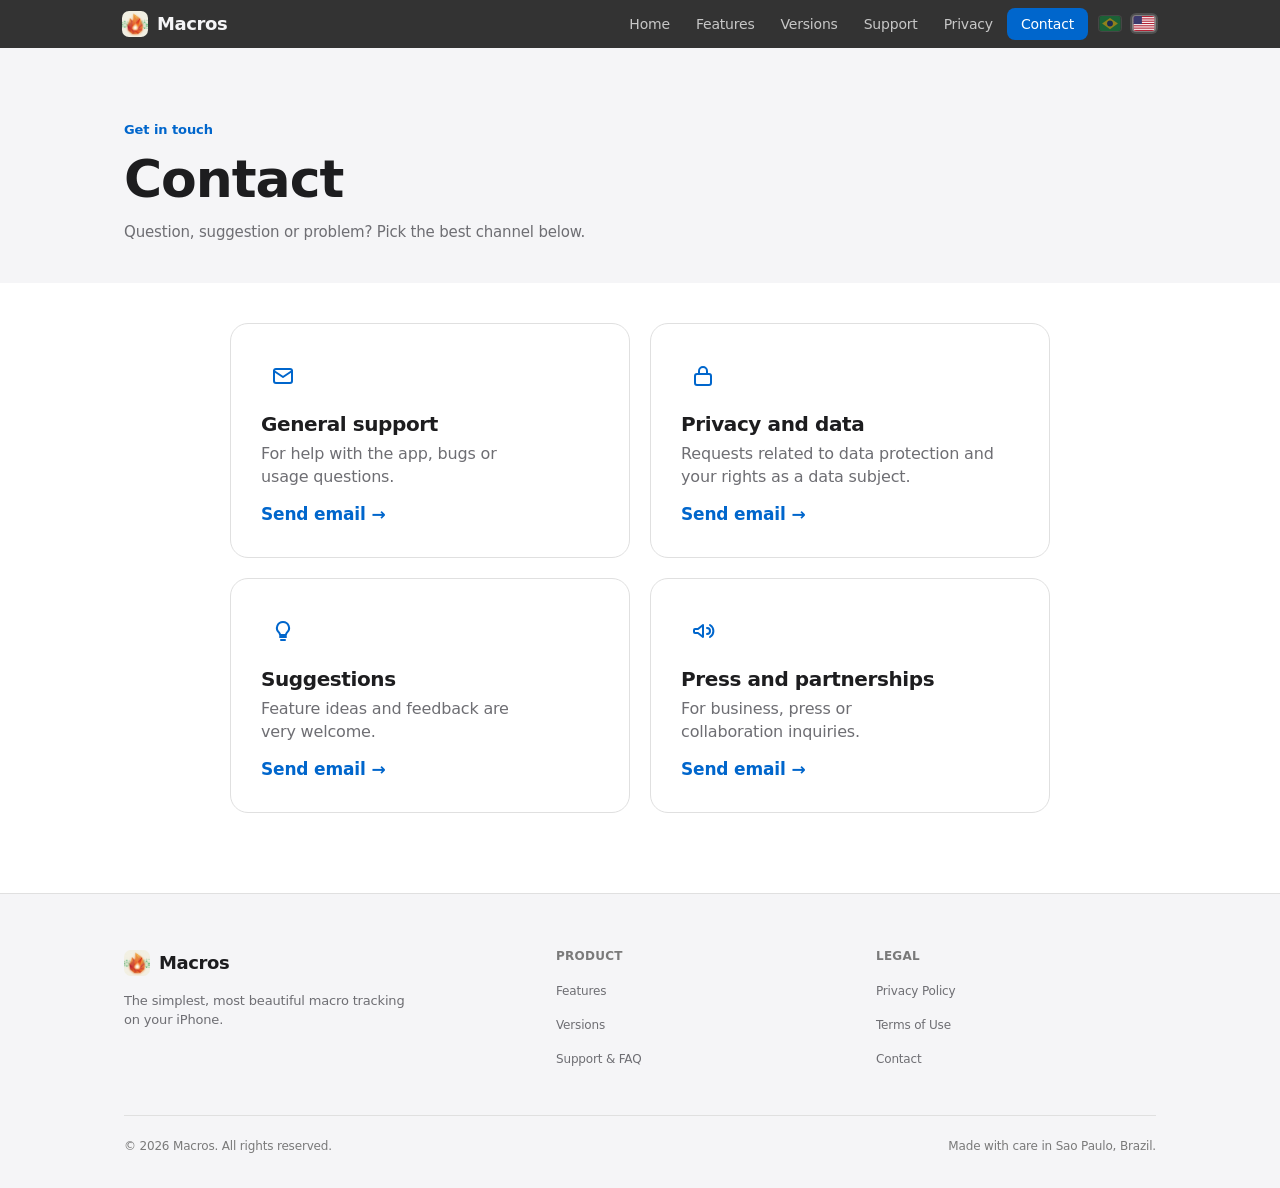
<file: en/contato.html>
<!DOCTYPE html>
<html lang="en">
<head>
  <meta charset="UTF-8">
  <meta name="viewport" content="width=device-width, initial-scale=1.0">
  <title>Contact — Macros</title>
  <meta name="description" content="Get in touch with the Macros team.">
  <link rel="icon" href="../assets/icon-180.png">
  <link rel="apple-touch-icon" href="../assets/icon-180.png">
  <link rel="stylesheet" href="../styles.css">
</head>
<body>

  <nav class="nav">
    <div class="nav-inner">
      <a class="brand" href="index.html"><span class="logo-mark"><img src="../assets/icon-64.png" alt="Macros"></span> Macros</a>
      <button class="nav-toggle" aria-label="Open menu"><span></span><span></span><span></span></button>
      <ul class="nav-links">
        <li><a href="index.html">Home</a></li>
        <li><a href="index.html#recursos">Features</a></li>
        <li><a href="versoes.html">Versions</a></li>
        <li><a href="suporte.html">Support</a></li>
        <li><a href="privacidade.html">Privacy</a></li>
        <li><a href="contato.html" class="nav-cta active">Contact</a></li>
        <li class="lang-item"><span class="lang-switch">
          <a href="../contato.html" class="lang" aria-label="Portugues" title="Portugues"><svg class="flag" viewBox="0 0 28 20" aria-hidden="true"><rect width="28" height="20" fill="#009c3b"/><path d="M14 2.5 24.5 10 14 17.5 3.5 10Z" fill="#ffdf00"/><circle cx="14" cy="10" r="3.9" fill="#002776"/></svg></a>
          <a href="contato.html" class="lang active" aria-current="page" aria-label="English" title="English"><svg class="flag" viewBox="0 0 28 20" aria-hidden="true"><rect width="28" height="20" fill="#fff"/><g fill="#b22234"><rect width="28" height="1.54"/><rect y="3.08" width="28" height="1.54"/><rect y="6.15" width="28" height="1.54"/><rect y="9.23" width="28" height="1.54"/><rect y="12.31" width="28" height="1.54"/><rect y="15.38" width="28" height="1.54"/><rect y="18.46" width="28" height="1.54"/></g><rect width="11.2" height="10.77" fill="#3c3b6e"/></svg></a>
        </span></li>
      </ul>
    </div>
  </nav>

  <header class="page-header">
    <div class="wrap">
      <p class="eyebrow">Get in touch</p>
      <h1>Contact</h1>
      <p class="meta">Question, suggestion or problem? Pick the best channel below.</p>
    </div>
  </header>

  <section class="wrap" style="padding-bottom:80px;">
    <div class="contact-grid">

      <div class="contact-card reveal in">
        <div class="ic w"><svg viewBox="0 0 24 24" fill="none" stroke="currentColor" stroke-width="2" stroke-linecap="round" stroke-linejoin="round"><rect x="3" y="5" width="18" height="14" rx="2"/><path d="M3 7l9 6 9-6"/></svg></div>
        <h3>General support</h3>
        <p>For help with the app, bugs or usage questions.</p>
        <a class="link" href="mailto:secuida@icloud.com?subject=General%20support">Send email →</a>
      </div>

      <div class="contact-card reveal">
        <div class="ic p"><svg viewBox="0 0 24 24" fill="none" stroke="currentColor" stroke-width="2" stroke-linecap="round" stroke-linejoin="round"><rect x="4" y="10" width="16" height="11" rx="2"/><path d="M8 10V7a4 4 0 0 1 8 0v3"/></svg></div>
        <h3>Privacy and data</h3>
        <p>Requests related to data protection and your rights as a data subject.</p>
        <a class="link" href="mailto:secuida@icloud.com?subject=Privacy%20and%20data">Send email →</a>
      </div>

      <div class="contact-card reveal">
        <div class="ic f"><svg viewBox="0 0 24 24" fill="none" stroke="currentColor" stroke-width="2" stroke-linecap="round" stroke-linejoin="round"><path d="M9 18h6M10 21h4M12 3a6 6 0 0 1 4 10.5c-.6.6-1 1.2-1 2.5H9c0-1.3-.4-1.9-1-2.5A6 6 0 0 1 12 3z"/></svg></div>
        <h3>Suggestions</h3>
        <p>Feature ideas and feedback are very welcome.</p>
        <a class="link" href="mailto:secuida@icloud.com?subject=Suggestion">Send email →</a>
      </div>

      <div class="contact-card reveal">
        <div class="ic i"><svg viewBox="0 0 24 24" fill="none" stroke="currentColor" stroke-width="2" stroke-linecap="round" stroke-linejoin="round"><path d="M3 11v2a1 1 0 0 0 1 1h3l5 4V6L7 10H4a1 1 0 0 0-1 1zM16 9a3 3 0 0 1 0 6M19 6a7 7 0 0 1 0 12"/></svg></div>
        <h3>Press and partnerships</h3>
        <p>For business, press or collaboration inquiries.</p>
        <a class="link" href="mailto:secuida@icloud.com?subject=Press%20and%20partnerships">Send email →</a>
      </div>

    </div>
  </section>

  <footer class="footer">
    <div class="wrap">
      <div class="footer-grid">
        <div>
          <a class="brand" href="index.html"><span class="logo-mark"><img src="../assets/icon-64.png" alt="Macros"></span> Macros</a>
          <p class="footer-blurb">The simplest, most beautiful macro tracking on your iPhone.</p>
        </div>
        <div>
          <h4>Product</h4>
          <ul>
            <li><a href="index.html#recursos">Features</a></li>
            <li><a href="versoes.html">Versions</a></li>
            <li><a href="suporte.html">Support & FAQ</a></li>
          </ul>
        </div>
        <div>
          <h4>Legal</h4>
          <ul>
            <li><a href="privacidade.html">Privacy Policy</a></li>
            <li><a href="termos.html">Terms of Use</a></li>
            <li><a href="contato.html">Contact</a></li>
          </ul>
        </div>
      </div>
      <div class="footer-bottom">
        <span>© 2026 Macros. All rights reserved.</span>
        <span>Made with care in Sao Paulo, Brazil.</span>
      </div>
    </div>
  </footer>

  <script src="../nav.js"></script>
</body>
</html>
</file>
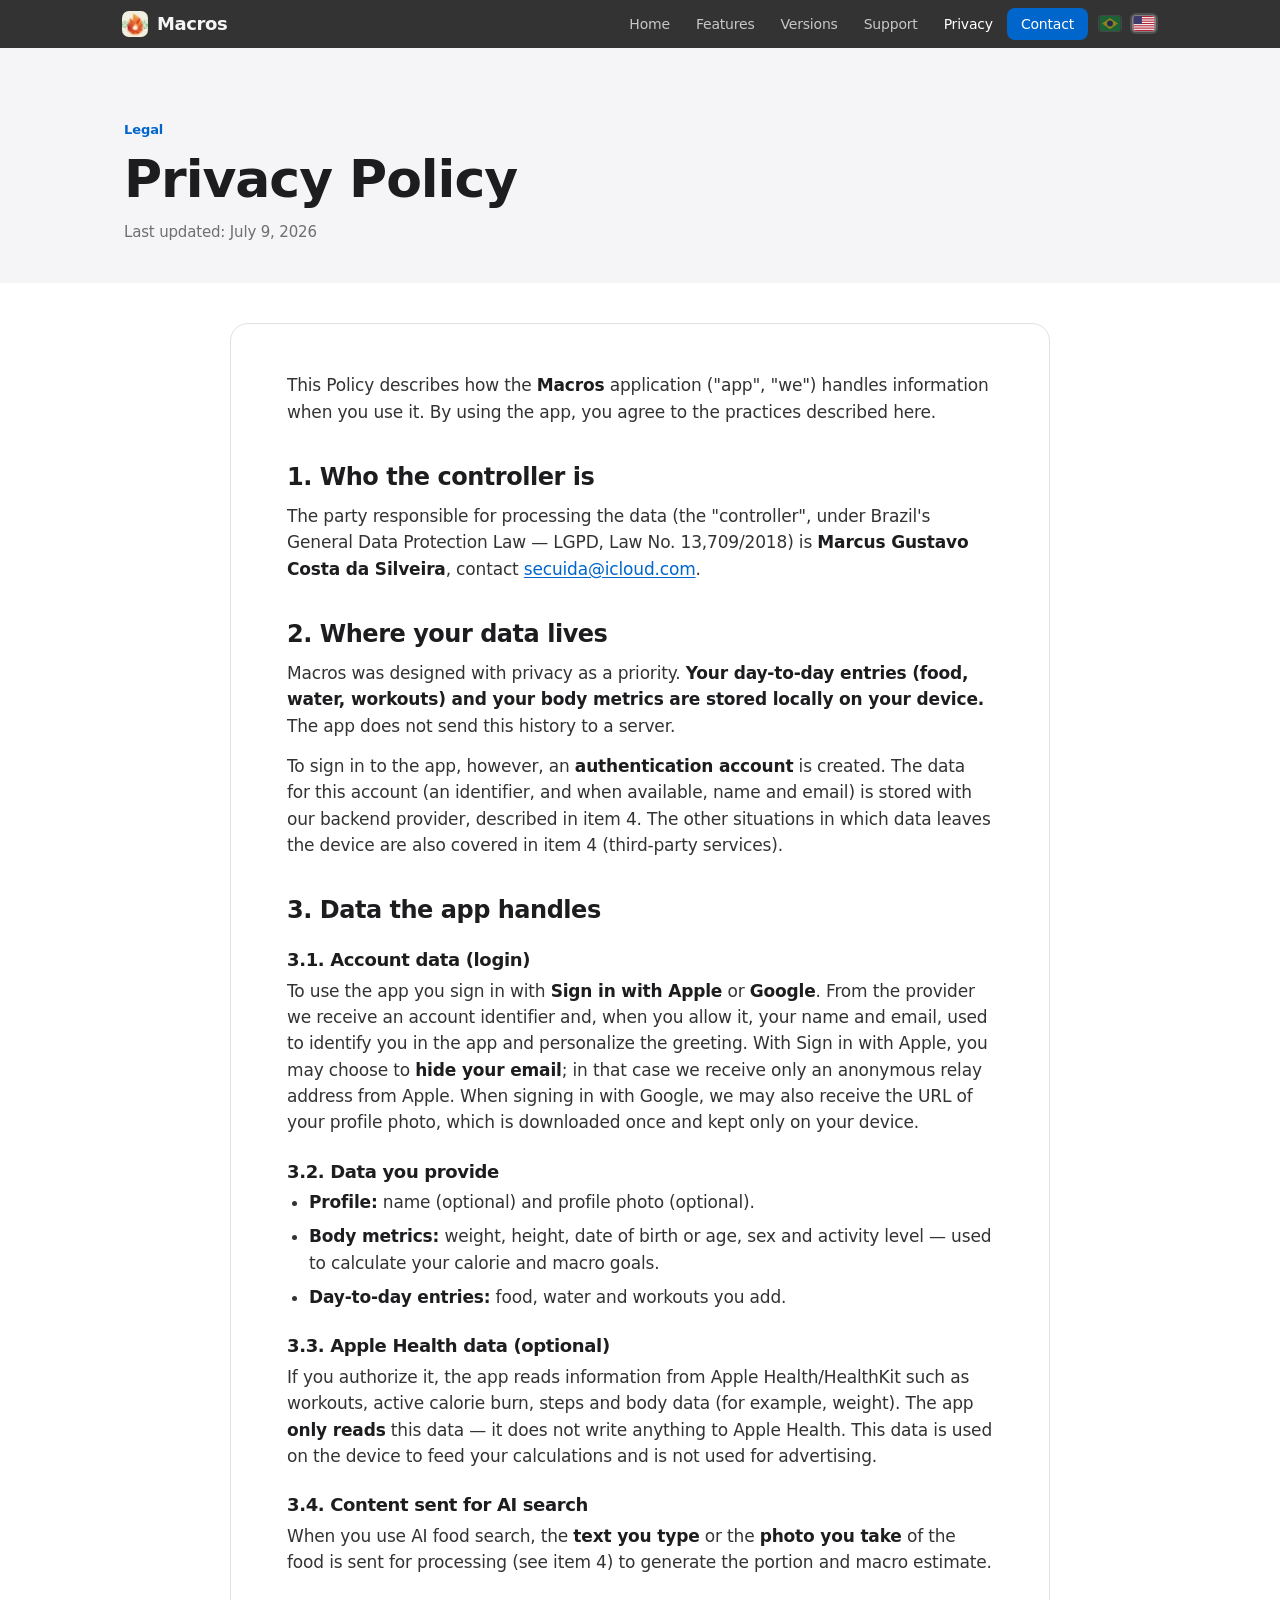
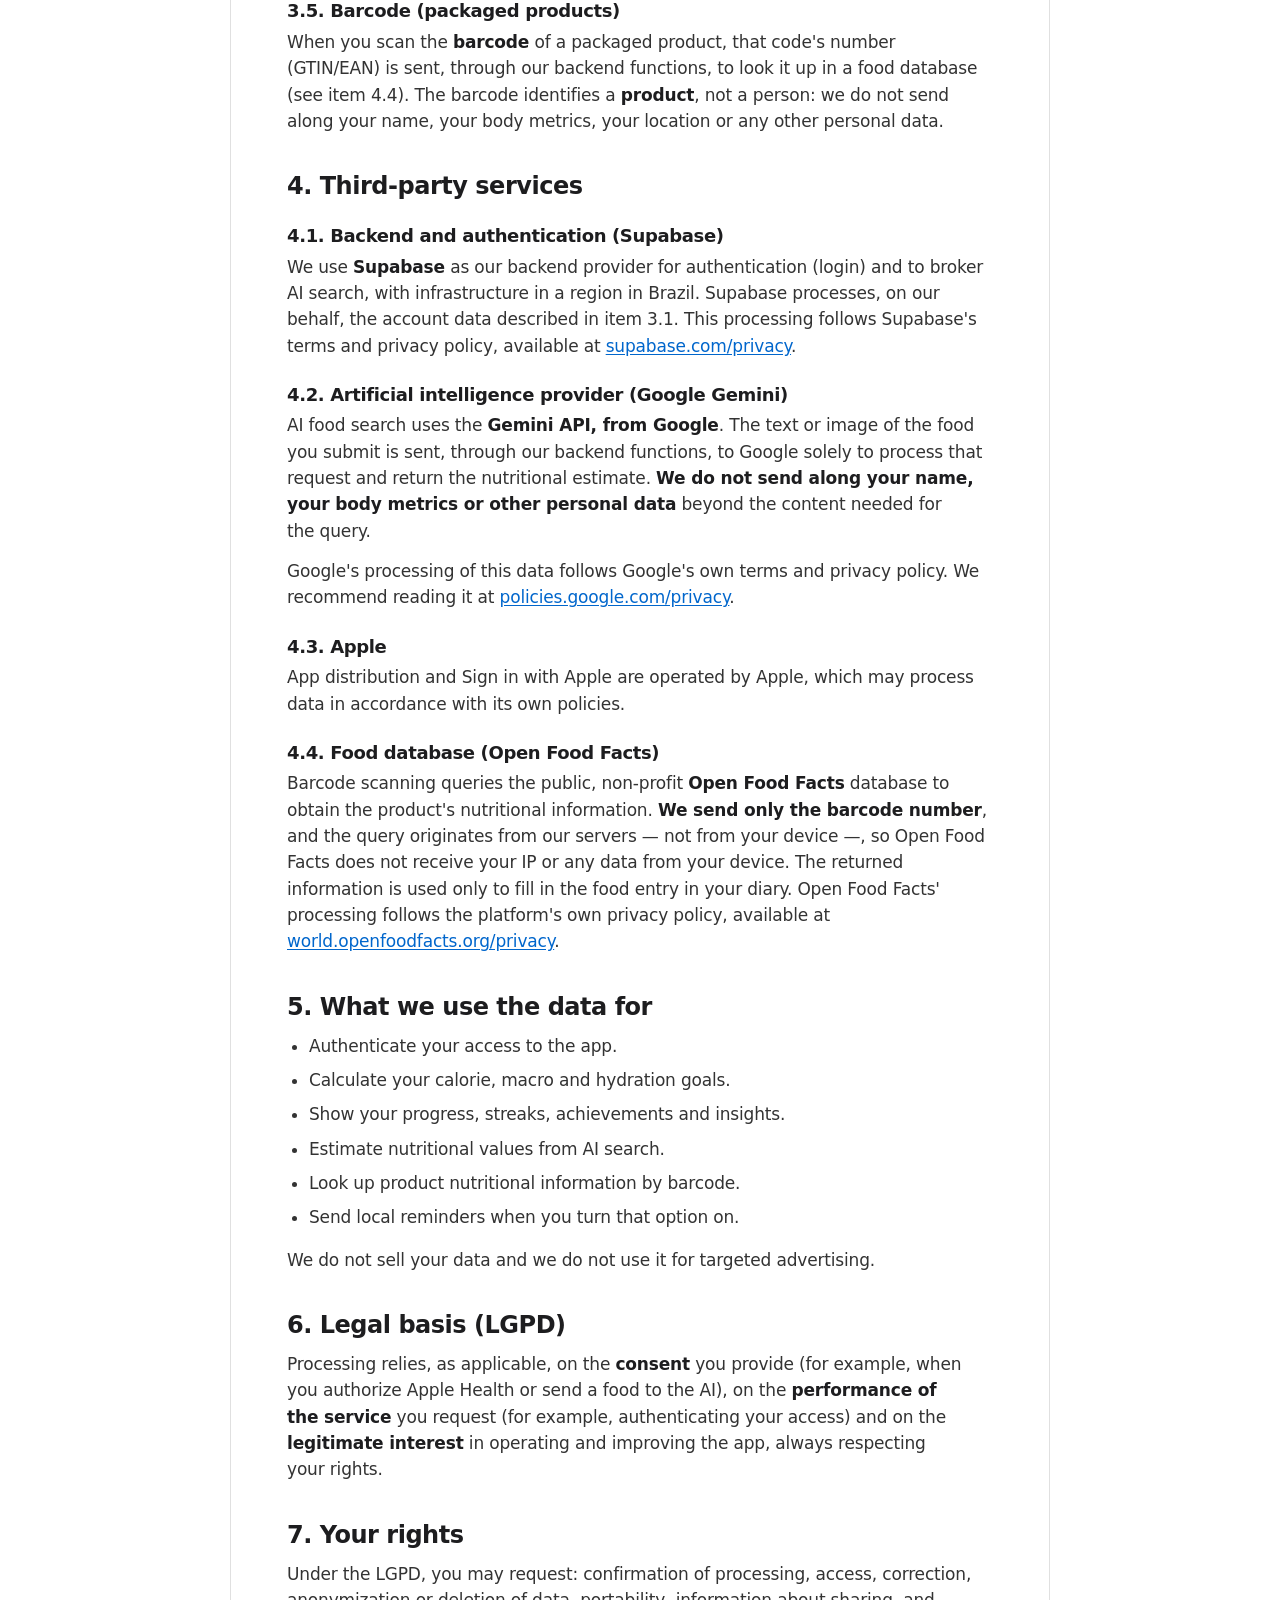
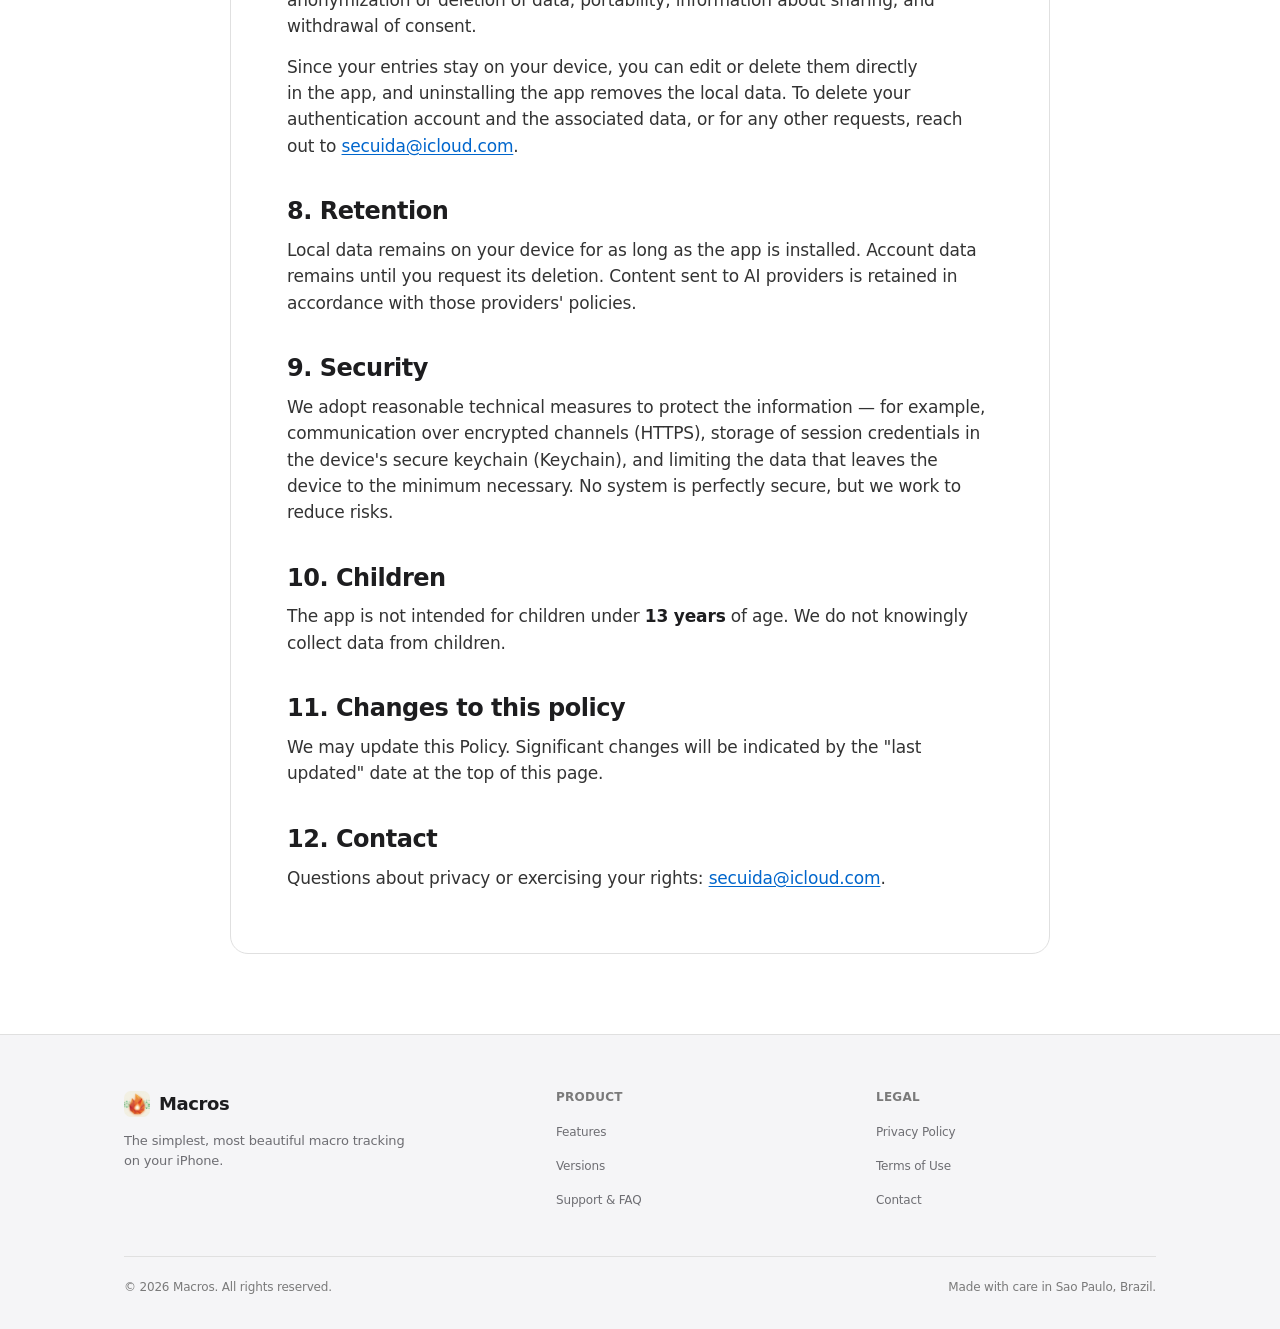
<file: en/privacidade.html>
<!DOCTYPE html>
<html lang="en">
<head>
  <meta charset="UTF-8">
  <meta name="viewport" content="width=device-width, initial-scale=1.0">
  <title>Privacy Policy — Macros</title>
  <meta name="description" content="Privacy Policy of the Macros app.">
  <link rel="icon" href="../assets/icon-180.png">
  <link rel="apple-touch-icon" href="../assets/icon-180.png">
  <link rel="stylesheet" href="../styles.css">
</head>
<body>

  <nav class="nav">
    <div class="nav-inner">
      <a class="brand" href="index.html"><span class="logo-mark"><img src="../assets/icon-64.png" alt="Macros"></span> Macros</a>
      <button class="nav-toggle" aria-label="Open menu"><span></span><span></span><span></span></button>
      <ul class="nav-links">
        <li><a href="index.html">Home</a></li>
        <li><a href="index.html#recursos">Features</a></li>
        <li><a href="versoes.html">Versions</a></li>
        <li><a href="suporte.html">Support</a></li>
        <li><a href="privacidade.html" class="active">Privacy</a></li>
        <li><a href="contato.html" class="nav-cta">Contact</a></li>
        <li class="lang-item"><span class="lang-switch">
          <a href="../privacidade.html" class="lang" aria-label="Portugues" title="Portugues"><svg class="flag" viewBox="0 0 28 20" aria-hidden="true"><rect width="28" height="20" fill="#009c3b"/><path d="M14 2.5 24.5 10 14 17.5 3.5 10Z" fill="#ffdf00"/><circle cx="14" cy="10" r="3.9" fill="#002776"/></svg></a>
          <a href="privacidade.html" class="lang active" aria-current="page" aria-label="English" title="English"><svg class="flag" viewBox="0 0 28 20" aria-hidden="true"><rect width="28" height="20" fill="#fff"/><g fill="#b22234"><rect width="28" height="1.54"/><rect y="3.08" width="28" height="1.54"/><rect y="6.15" width="28" height="1.54"/><rect y="9.23" width="28" height="1.54"/><rect y="12.31" width="28" height="1.54"/><rect y="15.38" width="28" height="1.54"/><rect y="18.46" width="28" height="1.54"/></g><rect width="11.2" height="10.77" fill="#3c3b6e"/></svg></a>
        </span></li>
      </ul>
    </div>
  </nav>

  <header class="page-header">
    <div class="wrap">
      <p class="eyebrow">Legal</p>
      <h1>Privacy Policy</h1>
      <p class="meta">Last updated: <span>July 9, 2026</span></p>
    </div>
  </header>

  <section class="wrap">
    <div class="doc">
      <p>This Policy describes how the <strong>Macros</strong> application ("app", "we") handles information when you use it. By using the app, you agree to the practices described here.</p>

      <h2>1. Who the controller is</h2>
      <p>The party responsible for processing the data (the "controller", under Brazil's General Data Protection Law — LGPD, Law No. 13,709/2018) is <strong>Marcus Gustavo Costa da Silveira</strong>, contact <a href="mailto:secuida@icloud.com">secuida@icloud.com</a>.</p>

      <h2>2. Where your data lives</h2>
      <p>Macros was designed with privacy as a priority. <strong>Your day-to-day entries (food, water, workouts) and your body metrics are stored locally on your device.</strong> The app does not send this history to a server.</p>
      <p>To sign in to the app, however, an <strong>authentication account</strong> is created. The data for this account (an identifier, and when available, name and email) is stored with our backend provider, described in item 4. The other situations in which data leaves the device are also covered in item 4 (third-party services).</p>

      <h2>3. Data the app handles</h2>
      <h3>3.1. Account data (login)</h3>
      <p>To use the app you sign in with <strong>Sign in with Apple</strong> or <strong>Google</strong>. From the provider we receive an account identifier and, when you allow it, your name and email, used to identify you in the app and personalize the greeting. With Sign in with Apple, you may choose to <strong>hide your email</strong>; in that case we receive only an anonymous relay address from Apple. When signing in with Google, we may also receive the URL of your profile photo, which is downloaded once and kept only on your device.</p>
      <h3>3.2. Data you provide</h3>
      <ul>
        <li><strong>Profile:</strong> name (optional) and profile photo (optional).</li>
        <li><strong>Body metrics:</strong> weight, height, date of birth or age, sex and activity level — used to calculate your calorie and macro goals.</li>
        <li><strong>Day-to-day entries:</strong> food, water and workouts you add.</li>
      </ul>
      <h3>3.3. Apple Health data (optional)</h3>
      <p>If you authorize it, the app reads information from Apple Health/HealthKit such as workouts, active calorie burn, steps and body data (for example, weight). The app <strong>only reads</strong> this data — it does not write anything to Apple Health. This data is used on the device to feed your calculations and is not used for advertising.</p>
      <h3>3.4. Content sent for AI search</h3>
      <p>When you use AI food search, the <strong>text you type</strong> or the <strong>photo you take</strong> of the food is sent for processing (see item 4) to generate the portion and macro estimate.</p>
      <h3>3.5. Barcode (packaged products)</h3>
      <p>When you scan the <strong>barcode</strong> of a packaged product, that code's number (GTIN/EAN) is sent, through our backend functions, to look it up in a food database (see item 4.4). The barcode identifies a <strong>product</strong>, not a person: we do not send along your name, your body metrics, your location or any other personal data.</p>

      <h2>4. Third-party services</h2>
      <h3>4.1. Backend and authentication (Supabase)</h3>
      <p>We use <strong>Supabase</strong> as our backend provider for authentication (login) and to broker AI search, with infrastructure in a region in Brazil. Supabase processes, on our behalf, the account data described in item 3.1. This processing follows Supabase's terms and privacy policy, available at <a href="https://supabase.com/privacy" target="_blank" rel="noopener">supabase.com/privacy</a>.</p>
      <h3>4.2. Artificial intelligence provider (Google Gemini)</h3>
      <p>AI food search uses the <strong>Gemini API, from Google</strong>. The text or image of the food you submit is sent, through our backend functions, to Google solely to process that request and return the nutritional estimate. <strong>We do not send along your name, your body metrics or other personal data</strong> beyond the content needed for the query.</p>
      <p>Google's processing of this data follows Google's own terms and privacy policy. We recommend reading it at <a href="https://policies.google.com/privacy" target="_blank" rel="noopener">policies.google.com/privacy</a>.</p>
      <h3>4.3. Apple</h3>
      <p>App distribution and Sign in with Apple are operated by Apple, which may process data in accordance with its own policies.</p>
      <h3>4.4. Food database (Open Food Facts)</h3>
      <p>Barcode scanning queries the public, non-profit <strong>Open Food Facts</strong> database to obtain the product's nutritional information. <strong>We send only the barcode number</strong>, and the query originates from our servers — not from your device —, so Open Food Facts does not receive your IP or any data from your device. The returned information is used only to fill in the food entry in your diary. Open Food Facts' processing follows the platform's own privacy policy, available at <a href="https://world.openfoodfacts.org/privacy" target="_blank" rel="noopener">world.openfoodfacts.org/privacy</a>.</p>

      <h2>5. What we use the data for</h2>
      <ul>
        <li>Authenticate your access to the app.</li>
        <li>Calculate your calorie, macro and hydration goals.</li>
        <li>Show your progress, streaks, achievements and insights.</li>
        <li>Estimate nutritional values from AI search.</li>
        <li>Look up product nutritional information by barcode.</li>
        <li>Send local reminders when you turn that option on.</li>
      </ul>
      <p>We do not sell your data and we do not use it for targeted advertising.</p>

      <h2>6. Legal basis (LGPD)</h2>
      <p>Processing relies, as applicable, on the <strong>consent</strong> you provide (for example, when you authorize Apple Health or send a food to the AI), on the <strong>performance of the service</strong> you request (for example, authenticating your access) and on the <strong>legitimate interest</strong> in operating and improving the app, always respecting your rights.</p>

      <h2>7. Your rights</h2>
      <p>Under the LGPD, you may request: confirmation of processing, access, correction, anonymization or deletion of data, portability, information about sharing, and withdrawal of consent.</p>
      <p>Since your entries stay on your device, you can edit or delete them directly in the app, and uninstalling the app removes the local data. To delete your authentication account and the associated data, or for any other requests, reach out to <a href="mailto:secuida@icloud.com">secuida@icloud.com</a>.</p>

      <h2>8. Retention</h2>
      <p>Local data remains on your device for as long as the app is installed. Account data remains until you request its deletion. Content sent to AI providers is retained in accordance with those providers' policies.</p>

      <h2>9. Security</h2>
      <p>We adopt reasonable technical measures to protect the information — for example, communication over encrypted channels (HTTPS), storage of session credentials in the device's secure keychain (Keychain), and limiting the data that leaves the device to the minimum necessary. No system is perfectly secure, but we work to reduce risks.</p>

      <h2>10. Children</h2>
      <p>The app is not intended for children under <strong>13 years</strong> of age. We do not knowingly collect data from children.</p>

      <h2>11. Changes to this policy</h2>
      <p>We may update this Policy. Significant changes will be indicated by the "last updated" date at the top of this page.</p>

      <h2>12. Contact</h2>
      <p>Questions about privacy or exercising your rights: <a href="mailto:secuida@icloud.com">secuida@icloud.com</a>.</p>
    </div>
  </section>

  <footer class="footer">
    <div class="wrap">
      <div class="footer-grid">
        <div>
          <a class="brand" href="index.html"><span class="logo-mark"><img src="../assets/icon-64.png" alt="Macros"></span> Macros</a>
          <p class="footer-blurb">The simplest, most beautiful macro tracking on your iPhone.</p>
        </div>
        <div>
          <h4>Product</h4>
          <ul>
            <li><a href="index.html#recursos">Features</a></li>
            <li><a href="versoes.html">Versions</a></li>
            <li><a href="suporte.html">Support & FAQ</a></li>
          </ul>
        </div>
        <div>
          <h4>Legal</h4>
          <ul>
            <li><a href="privacidade.html">Privacy Policy</a></li>
            <li><a href="termos.html">Terms of Use</a></li>
            <li><a href="contato.html">Contact</a></li>
          </ul>
        </div>
      </div>
      <div class="footer-bottom">
        <span>© 2026 Macros. All rights reserved.</span>
        <span>Made with care in Sao Paulo, Brazil.</span>
      </div>
    </div>
  </footer>

  <script src="../nav.js"></script>
</body>
</html>
</file>
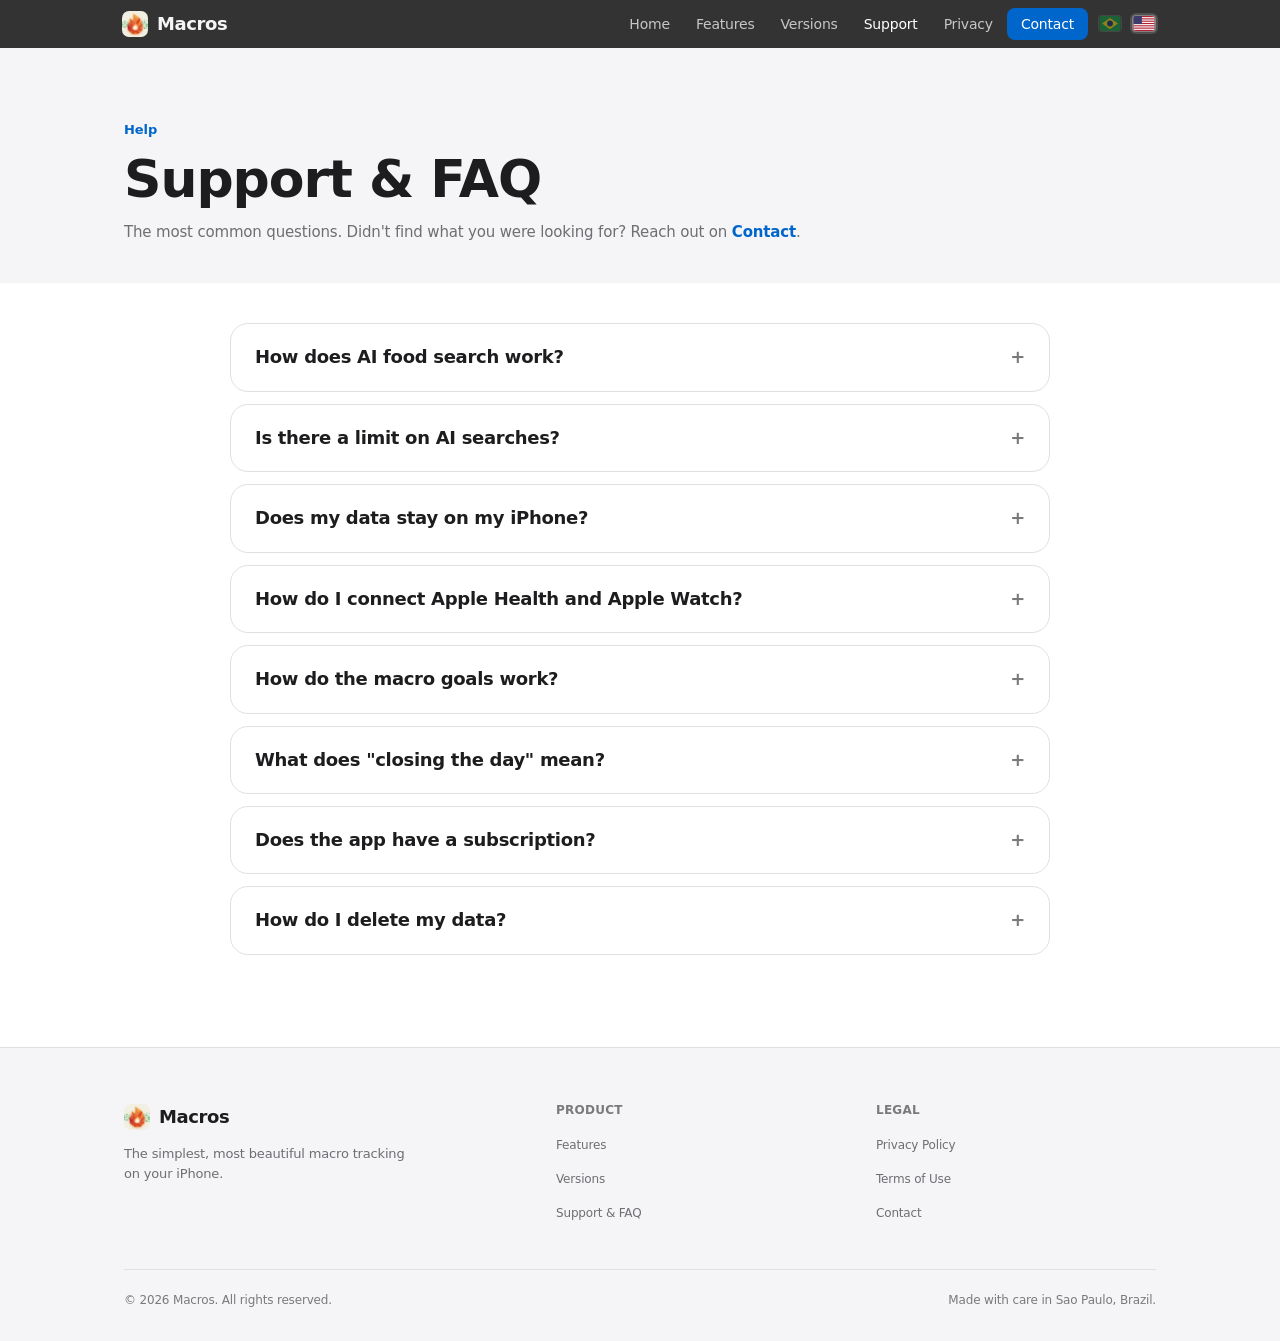
<file: en/suporte.html>
<!DOCTYPE html>
<html lang="en">
<head>
  <meta charset="UTF-8">
  <meta name="viewport" content="width=device-width, initial-scale=1.0">
  <title>Support — Macros</title>
  <meta name="description" content="Frequently asked questions and support channels for the Macros app.">
  <link rel="icon" href="../assets/icon-180.png">
  <link rel="apple-touch-icon" href="../assets/icon-180.png">
  <link rel="stylesheet" href="../styles.css">
</head>
<body>

  <nav class="nav">
    <div class="nav-inner">
      <a class="brand" href="index.html"><span class="logo-mark"><img src="../assets/icon-64.png" alt="Macros"></span> Macros</a>
      <button class="nav-toggle" aria-label="Open menu"><span></span><span></span><span></span></button>
      <ul class="nav-links">
        <li><a href="index.html">Home</a></li>
        <li><a href="index.html#recursos">Features</a></li>
        <li><a href="versoes.html">Versions</a></li>
        <li><a href="suporte.html" class="active">Support</a></li>
        <li><a href="privacidade.html">Privacy</a></li>
        <li><a href="contato.html" class="nav-cta">Contact</a></li>
        <li class="lang-item"><span class="lang-switch">
          <a href="../suporte.html" class="lang" aria-label="Portugues" title="Portugues"><svg class="flag" viewBox="0 0 28 20" aria-hidden="true"><rect width="28" height="20" fill="#009c3b"/><path d="M14 2.5 24.5 10 14 17.5 3.5 10Z" fill="#ffdf00"/><circle cx="14" cy="10" r="3.9" fill="#002776"/></svg></a>
          <a href="suporte.html" class="lang active" aria-current="page" aria-label="English" title="English"><svg class="flag" viewBox="0 0 28 20" aria-hidden="true"><rect width="28" height="20" fill="#fff"/><g fill="#b22234"><rect width="28" height="1.54"/><rect y="3.08" width="28" height="1.54"/><rect y="6.15" width="28" height="1.54"/><rect y="9.23" width="28" height="1.54"/><rect y="12.31" width="28" height="1.54"/><rect y="15.38" width="28" height="1.54"/><rect y="18.46" width="28" height="1.54"/></g><rect width="11.2" height="10.77" fill="#3c3b6e"/></svg></a>
        </span></li>
      </ul>
    </div>
  </nav>

  <header class="page-header">
    <div class="wrap">
      <p class="eyebrow">Help</p>
      <h1>Support & FAQ</h1>
      <p class="meta">The most common questions. Didn't find what you were looking for? Reach out on <a href="contato.html" style="color:var(--water);font-weight:700;">Contact</a>.</p>
    </div>
  </header>

  <section class="wrap" style="padding-bottom:80px;">
    <div class="faq-list">

      <details class="faq reveal in">
        <summary>How does AI food search work? <span class="chev">+</span></summary>
        <div class="faq-body">
          <p>You type the name of a food or take a photo, and the app uses artificial intelligence to estimate the portion and macros. The result is always editable before you save — you have the final say on what goes into your diary.</p>
          <p>The estimates are approximate and depend on what you provide. For items with a nutrition label, it's worth double-checking.</p>
        </div>
      </details>

      <details class="faq reveal">
        <summary>Is there a limit on AI searches? <span class="chev">+</span></summary>
        <div class="faq-body">
          <p>Yes. To keep the service stable, there's a daily limit on AI searches. Logging foods manually is unlimited.</p>
        </div>
      </details>

      <details class="faq reveal">
        <summary>Does my data stay on my iPhone? <span class="chev">+</span></summary>
        <div class="faq-body">
          <p>Your entries are stored locally on the device. The text or photo of the food you send for AI search is processed by an external provider only to generate the estimate. Full details are in the <a href="privacidade.html">Privacy Policy</a>.</p>
        </div>
      </details>

      <details class="faq reveal">
        <summary>How do I connect Apple Health and Apple Watch? <span class="chev">+</span></summary>
        <div class="faq-body">
          <p>In Settings, tap "Import from Apple Health" and authorize the requested permissions. The app reads workouts, calorie burn and body data (such as weight) when you allow it. Macros doesn't write data to Apple Health — it only reads.</p>
        </div>
      </details>

      <details class="faq reveal">
        <summary>How do the macro goals work? <span class="chev">+</span></summary>
        <div class="faq-body">
          <p>The app calculates your metabolic rate (BMR) and energy expenditure based on your profile, and distributes the protein, carb and fat goals according to your objective. You can adjust the BMR manually in Settings if you prefer.</p>
        </div>
      </details>

      <details class="faq reveal">
        <summary>What does "closing the day" mean? <span class="chev">+</span></summary>
        <div class="faq-body">
          <p>A day is considered closed when you hit all three macro goals for the day. Consecutive closed days build your streak, and some achievements celebrate those milestones.</p>
        </div>
      </details>

      <details class="faq reveal">
        <summary>Does the app have a subscription? <span class="chev">+</span></summary>
        <div class="faq-body">
          <p><span class="fill">Describe the subscription model here once it's defined (plans, free period, what's free vs. paid). Remove this question if it doesn't apply.</span></p>
        </div>
      </details>

      <details class="faq reveal">
        <summary>How do I delete my data? <span class="chev">+</span></summary>
        <div class="faq-body">
          <p>Since your data stays on the device, uninstalling the app removes your local entries. For privacy-related and data protection requests, reach out to <span class="fill">your-email@domain.com</span>.</p>
        </div>
      </details>

    </div>
  </section>

  <footer class="footer">
    <div class="wrap">
      <div class="footer-grid">
        <div>
          <a class="brand" href="index.html"><span class="logo-mark"><img src="../assets/icon-64.png" alt="Macros"></span> Macros</a>
          <p class="footer-blurb">The simplest, most beautiful macro tracking on your iPhone.</p>
        </div>
        <div>
          <h4>Product</h4>
          <ul>
            <li><a href="index.html#recursos">Features</a></li>
            <li><a href="versoes.html">Versions</a></li>
            <li><a href="suporte.html">Support & FAQ</a></li>
          </ul>
        </div>
        <div>
          <h4>Legal</h4>
          <ul>
            <li><a href="privacidade.html">Privacy Policy</a></li>
            <li><a href="termos.html">Terms of Use</a></li>
            <li><a href="contato.html">Contact</a></li>
          </ul>
        </div>
      </div>
      <div class="footer-bottom">
        <span>© 2026 Macros. All rights reserved.</span>
        <span>Made with care in Sao Paulo, Brazil.</span>
      </div>
    </div>
  </footer>

  <script src="../nav.js"></script>
</body>
</html>
</file>
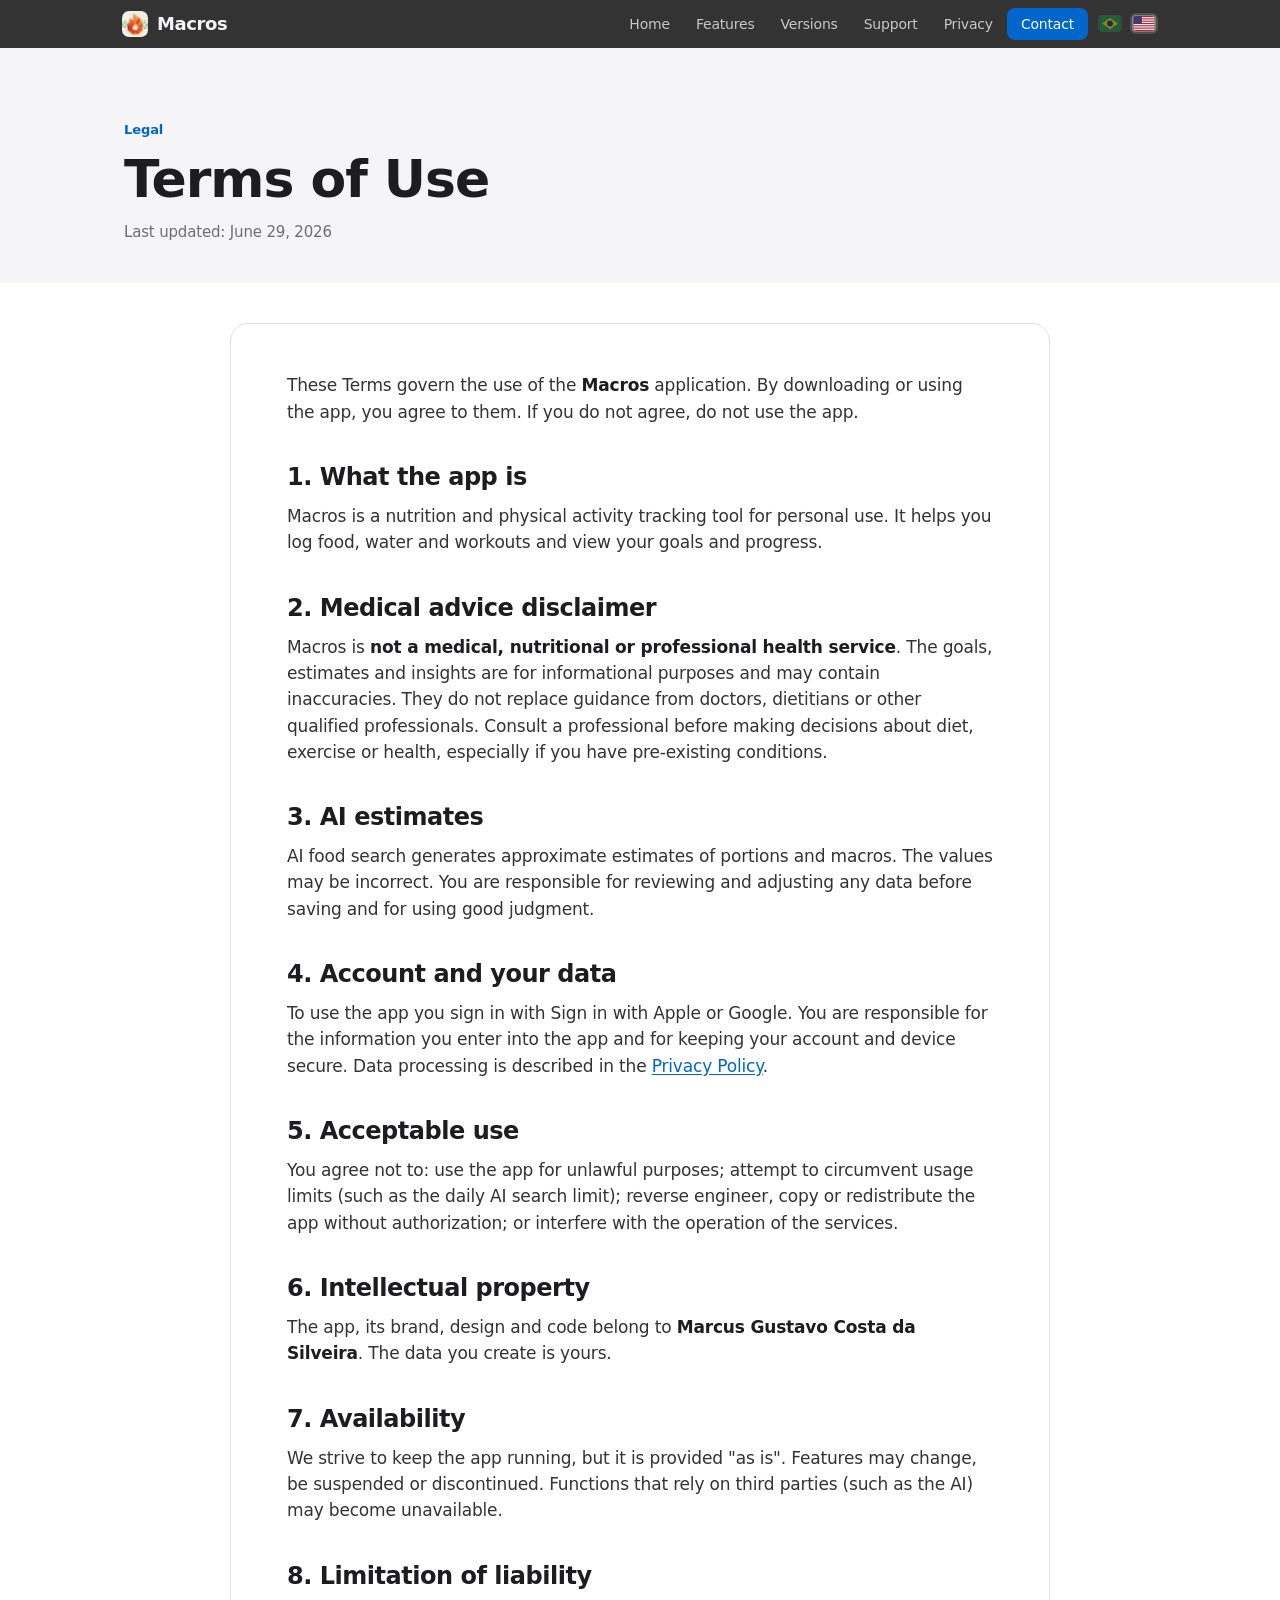
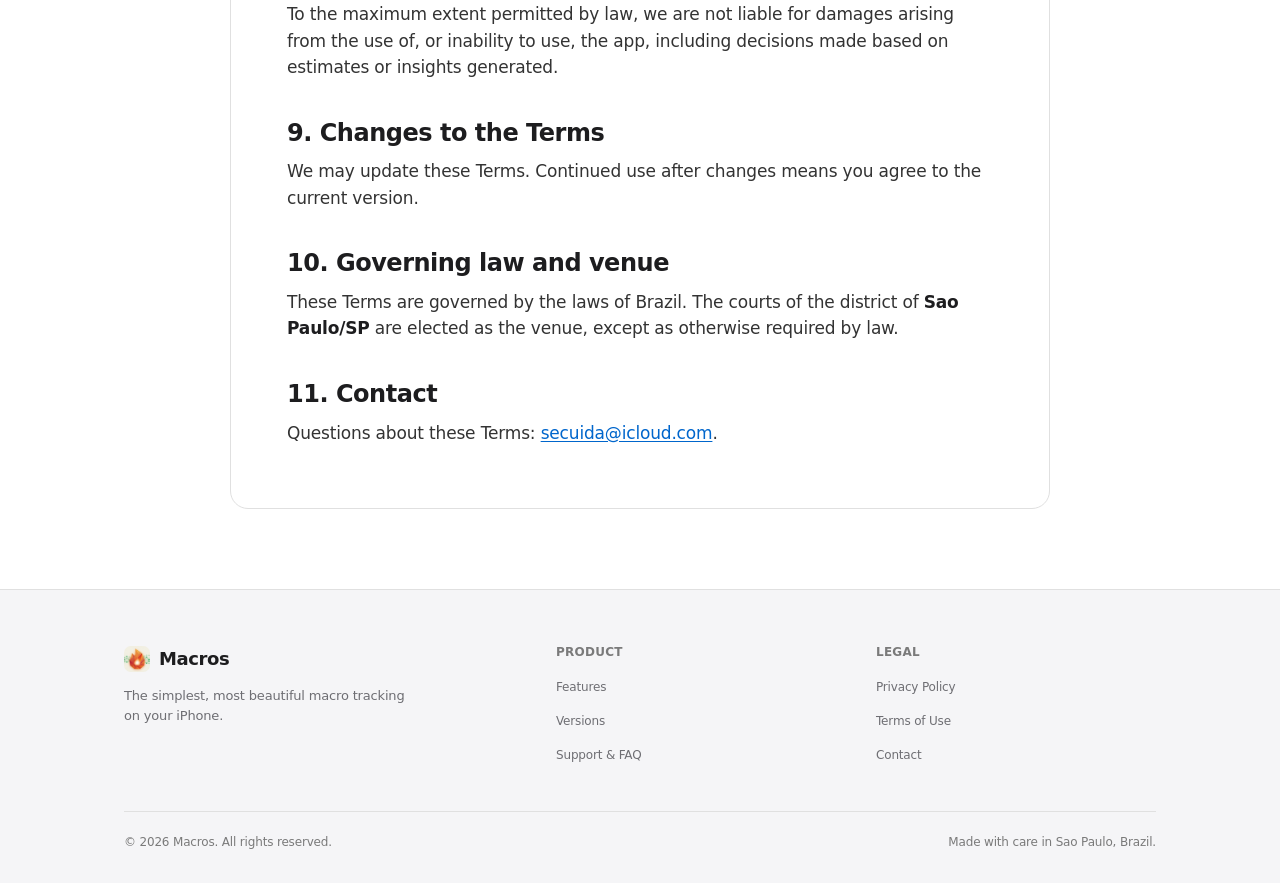
<file: en/termos.html>
<!DOCTYPE html>
<html lang="en">
<head>
  <meta charset="UTF-8">
  <meta name="viewport" content="width=device-width, initial-scale=1.0">
  <title>Terms of Use — Macros</title>
  <meta name="description" content="Terms of Use of the Macros app.">
  <link rel="icon" href="../assets/icon-180.png">
  <link rel="apple-touch-icon" href="../assets/icon-180.png">
  <link rel="stylesheet" href="../styles.css">
</head>
<body>

  <nav class="nav">
    <div class="nav-inner">
      <a class="brand" href="index.html"><span class="logo-mark"><img src="../assets/icon-64.png" alt="Macros"></span> Macros</a>
      <button class="nav-toggle" aria-label="Open menu"><span></span><span></span><span></span></button>
      <ul class="nav-links">
        <li><a href="index.html">Home</a></li>
        <li><a href="index.html#recursos">Features</a></li>
        <li><a href="versoes.html">Versions</a></li>
        <li><a href="suporte.html">Support</a></li>
        <li><a href="privacidade.html">Privacy</a></li>
        <li><a href="contato.html" class="nav-cta">Contact</a></li>
        <li class="lang-item"><span class="lang-switch">
          <a href="../termos.html" class="lang" aria-label="Portugues" title="Portugues"><svg class="flag" viewBox="0 0 28 20" aria-hidden="true"><rect width="28" height="20" fill="#009c3b"/><path d="M14 2.5 24.5 10 14 17.5 3.5 10Z" fill="#ffdf00"/><circle cx="14" cy="10" r="3.9" fill="#002776"/></svg></a>
          <a href="termos.html" class="lang active" aria-current="page" aria-label="English" title="English"><svg class="flag" viewBox="0 0 28 20" aria-hidden="true"><rect width="28" height="20" fill="#fff"/><g fill="#b22234"><rect width="28" height="1.54"/><rect y="3.08" width="28" height="1.54"/><rect y="6.15" width="28" height="1.54"/><rect y="9.23" width="28" height="1.54"/><rect y="12.31" width="28" height="1.54"/><rect y="15.38" width="28" height="1.54"/><rect y="18.46" width="28" height="1.54"/></g><rect width="11.2" height="10.77" fill="#3c3b6e"/></svg></a>
        </span></li>
      </ul>
    </div>
  </nav>

  <header class="page-header">
    <div class="wrap">
      <p class="eyebrow">Legal</p>
      <h1>Terms of Use</h1>
      <p class="meta">Last updated: <span>June 29, 2026</span></p>
    </div>
  </header>

  <section class="wrap">
    <div class="doc">
      <p>These Terms govern the use of the <strong>Macros</strong> application. By downloading or using the app, you agree to them. If you do not agree, do not use the app.</p>

      <h2>1. What the app is</h2>
      <p>Macros is a nutrition and physical activity tracking tool for personal use. It helps you log food, water and workouts and view your goals and progress.</p>

      <h2>2. Medical advice disclaimer</h2>
      <p>Macros is <strong>not a medical, nutritional or professional health service</strong>. The goals, estimates and insights are for informational purposes and may contain inaccuracies. They do not replace guidance from doctors, dietitians or other qualified professionals. Consult a professional before making decisions about diet, exercise or health, especially if you have pre-existing conditions.</p>

      <h2>3. AI estimates</h2>
      <p>AI food search generates approximate estimates of portions and macros. The values may be incorrect. You are responsible for reviewing and adjusting any data before saving and for using good judgment.</p>

      <h2>4. Account and your data</h2>
      <p>To use the app you sign in with Sign in with Apple or Google. You are responsible for the information you enter into the app and for keeping your account and device secure. Data processing is described in the <a href="privacidade.html">Privacy Policy</a>.</p>

      <h2>5. Acceptable use</h2>
      <p>You agree not to: use the app for unlawful purposes; attempt to circumvent usage limits (such as the daily AI search limit); reverse engineer, copy or redistribute the app without authorization; or interfere with the operation of the services.</p>

      <h2>6. Intellectual property</h2>
      <p>The app, its brand, design and code belong to <strong>Marcus Gustavo Costa da Silveira</strong>. The data you create is yours.</p>

      <h2>7. Availability</h2>
      <p>We strive to keep the app running, but it is provided "as is". Features may change, be suspended or discontinued. Functions that rely on third parties (such as the AI) may become unavailable.</p>

      <h2>8. Limitation of liability</h2>
      <p>To the maximum extent permitted by law, we are not liable for damages arising from the use of, or inability to use, the app, including decisions made based on estimates or insights generated.</p>

      <h2>9. Changes to the Terms</h2>
      <p>We may update these Terms. Continued use after changes means you agree to the current version.</p>

      <h2>10. Governing law and venue</h2>
      <p>These Terms are governed by the laws of Brazil. The courts of the district of <strong>Sao Paulo/SP</strong> are elected as the venue, except as otherwise required by law.</p>

      <h2>11. Contact</h2>
      <p>Questions about these Terms: <a href="mailto:secuida@icloud.com">secuida@icloud.com</a>.</p>
    </div>
  </section>

  <footer class="footer">
    <div class="wrap">
      <div class="footer-grid">
        <div>
          <a class="brand" href="index.html"><span class="logo-mark"><img src="../assets/icon-64.png" alt="Macros"></span> Macros</a>
          <p class="footer-blurb">The simplest, most beautiful macro tracking on your iPhone.</p>
        </div>
        <div>
          <h4>Product</h4>
          <ul>
            <li><a href="index.html#recursos">Features</a></li>
            <li><a href="versoes.html">Versions</a></li>
            <li><a href="suporte.html">Support & FAQ</a></li>
          </ul>
        </div>
        <div>
          <h4>Legal</h4>
          <ul>
            <li><a href="privacidade.html">Privacy Policy</a></li>
            <li><a href="termos.html">Terms of Use</a></li>
            <li><a href="contato.html">Contact</a></li>
          </ul>
        </div>
      </div>
      <div class="footer-bottom">
        <span>© 2026 Macros. All rights reserved.</span>
        <span>Made with care in Sao Paulo, Brazil.</span>
      </div>
    </div>
  </footer>

  <script src="../nav.js"></script>
</body>
</html>
</file>
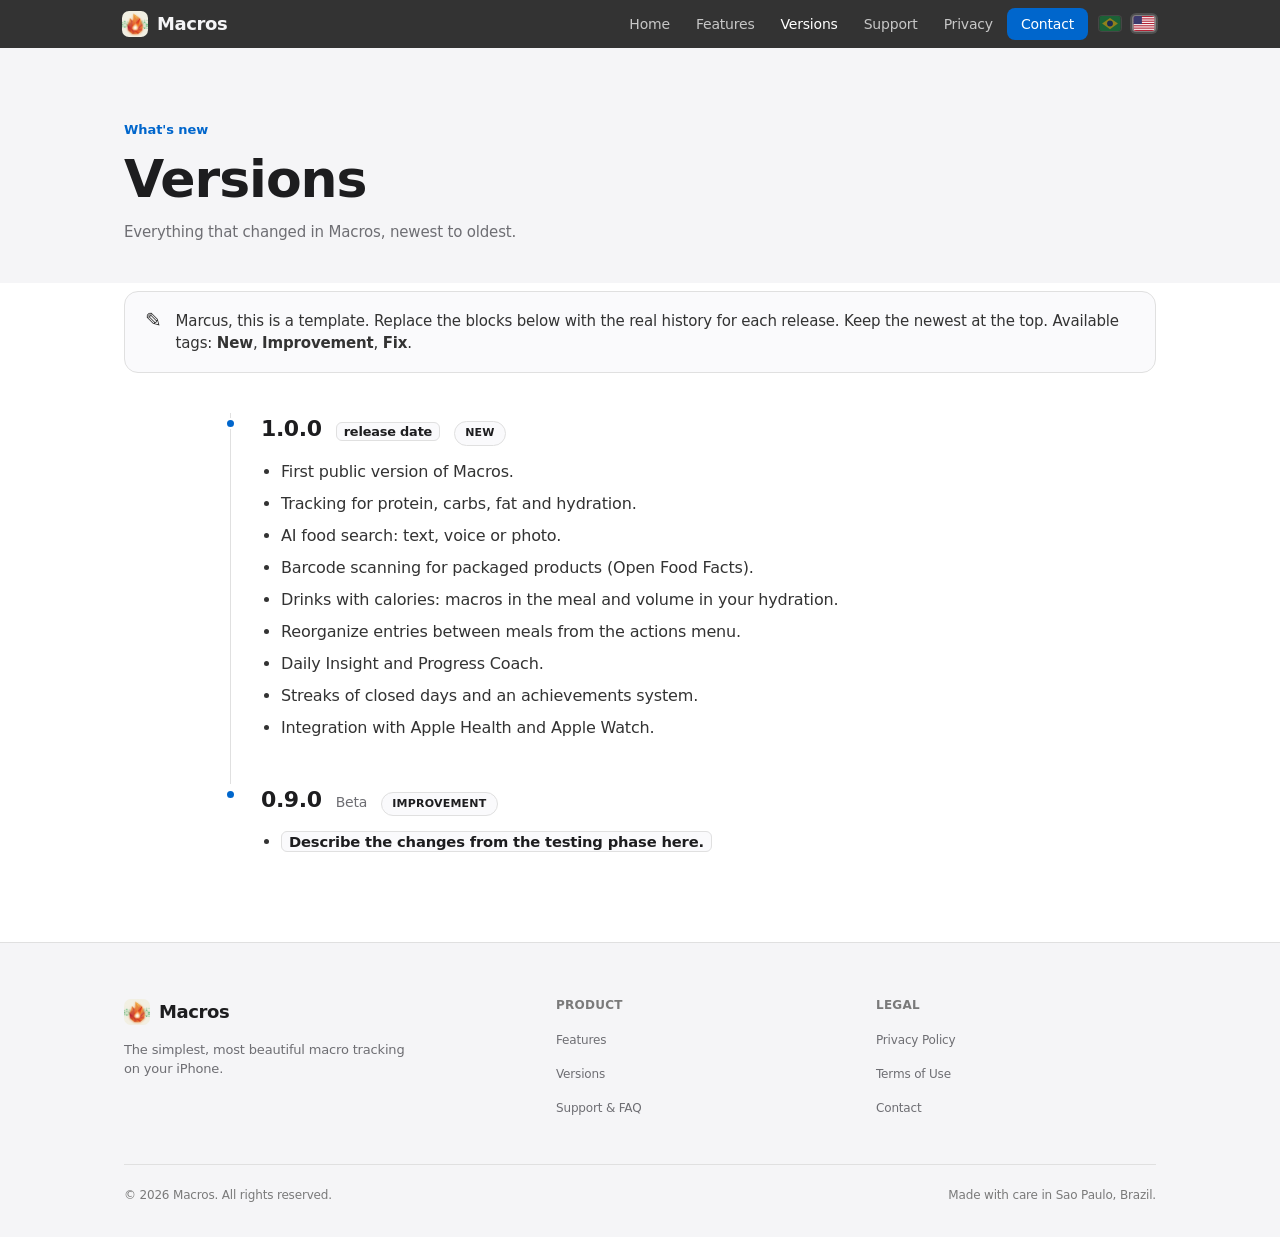
<file: en/versoes.html>
<!DOCTYPE html>
<html lang="en">
<head>
  <meta charset="UTF-8">
  <meta name="viewport" content="width=device-width, initial-scale=1.0">
  <title>Versions — Macros</title>
  <meta name="description" content="Version history and what's new in the Macros app.">
  <link rel="icon" href="../assets/icon-180.png">
  <link rel="apple-touch-icon" href="../assets/icon-180.png">
  <link rel="stylesheet" href="../styles.css">
</head>
<body>

  <nav class="nav">
    <div class="nav-inner">
      <a class="brand" href="index.html"><span class="logo-mark"><img src="../assets/icon-64.png" alt="Macros"></span> Macros</a>
      <button class="nav-toggle" aria-label="Open menu"><span></span><span></span><span></span></button>
      <ul class="nav-links">
        <li><a href="index.html">Home</a></li>
        <li><a href="index.html#recursos">Features</a></li>
        <li><a href="versoes.html" class="active">Versions</a></li>
        <li><a href="suporte.html">Support</a></li>
        <li><a href="privacidade.html">Privacy</a></li>
        <li><a href="contato.html" class="nav-cta">Contact</a></li>
        <li class="lang-item"><span class="lang-switch">
          <a href="../versoes.html" class="lang" aria-label="Portugues" title="Portugues"><svg class="flag" viewBox="0 0 28 20" aria-hidden="true"><rect width="28" height="20" fill="#009c3b"/><path d="M14 2.5 24.5 10 14 17.5 3.5 10Z" fill="#ffdf00"/><circle cx="14" cy="10" r="3.9" fill="#002776"/></svg></a>
          <a href="versoes.html" class="lang active" aria-current="page" aria-label="English" title="English"><svg class="flag" viewBox="0 0 28 20" aria-hidden="true"><rect width="28" height="20" fill="#fff"/><g fill="#b22234"><rect width="28" height="1.54"/><rect y="3.08" width="28" height="1.54"/><rect y="6.15" width="28" height="1.54"/><rect y="9.23" width="28" height="1.54"/><rect y="12.31" width="28" height="1.54"/><rect y="15.38" width="28" height="1.54"/><rect y="18.46" width="28" height="1.54"/></g><rect width="11.2" height="10.77" fill="#3c3b6e"/></svg></a>
        </span></li>
      </ul>
    </div>
  </nav>

  <header class="page-header">
    <div class="wrap">
      <p class="eyebrow">What's new</p>
      <h1>Versions</h1>
      <p class="meta">Everything that changed in Macros, newest to oldest.</p>
    </div>
  </header>

  <section class="wrap" style="padding-bottom:80px;">
    <div class="callout warn">
      <span class="ce">✎</span>
      <span>Marcus, this is a template. Replace the blocks below with the real history for each release. Keep the newest at the top. Available tags: <strong>New</strong>, <strong>Improvement</strong>, <strong>Fix</strong>.</span>
    </div>

    <div class="changelog">
      <div class="release reveal in">
        <div class="ver-head">
          <span class="ver">1.0.0</span>
          <span class="ver-date"><span class="fill">release date</span></span>
          <span class="tag new">New</span>
        </div>
        <ul>
          <li>First public version of Macros.</li>
          <li>Tracking for protein, carbs, fat and hydration.</li>
          <li>AI food search: text, voice or photo.</li>
          <li>Barcode scanning for packaged products (Open Food Facts).</li>
          <li>Drinks with calories: macros in the meal and volume in your hydration.</li>
          <li>Reorganize entries between meals from the actions menu.</li>
          <li>Daily Insight and Progress Coach.</li>
          <li>Streaks of closed days and an achievements system.</li>
          <li>Integration with Apple Health and Apple Watch.</li>
        </ul>
      </div>

      <div class="release reveal">
        <div class="ver-head">
          <span class="ver">0.9.0</span>
          <span class="ver-date">Beta</span>
          <span class="tag imp">Improvement</span>
        </div>
        <ul>
          <li><span class="fill">Describe the changes from the testing phase here.</span></li>
        </ul>
      </div>
    </div>
  </section>

  <footer class="footer">
    <div class="wrap">
      <div class="footer-grid">
        <div>
          <a class="brand" href="index.html"><span class="logo-mark"><img src="../assets/icon-64.png" alt="Macros"></span> Macros</a>
          <p class="footer-blurb">The simplest, most beautiful macro tracking on your iPhone.</p>
        </div>
        <div>
          <h4>Product</h4>
          <ul>
            <li><a href="index.html#recursos">Features</a></li>
            <li><a href="versoes.html">Versions</a></li>
            <li><a href="suporte.html">Support & FAQ</a></li>
          </ul>
        </div>
        <div>
          <h4>Legal</h4>
          <ul>
            <li><a href="privacidade.html">Privacy Policy</a></li>
            <li><a href="termos.html">Terms of Use</a></li>
            <li><a href="contato.html">Contact</a></li>
          </ul>
        </div>
      </div>
      <div class="footer-bottom">
        <span>© 2026 Macros. All rights reserved.</span>
        <span>Made with care in Sao Paulo, Brazil.</span>
      </div>
    </div>
  </footer>

  <script src="../nav.js"></script>
</body>
</html>
</file>
<file: styles.css>
/* =========================================================================
   Macros — Site institucional
   Linguagem de design Apple: um unico azul interativo, tiles full-bleed,
   SF Pro do sistema, uma unica sombra (so nas telas), sem gradientes
   decorativos. Nomes de classe preservados; so a apresentacao mudou.
   ========================================================================= */

:root {
  /* Azul interativo unico */
  --primary:          #0066cc;
  --primary-hover:    #0055b0;
  --primary-focus:    #0071e3;
  --primary-on-dark:  #2997ff;

  /* Neutros */
  --ink:              #1d1d1f;
  --text-secondary:   #6e6e73;
  --ink-80:           #333333;
  --ink-48:           #7a7a7a;
  --canvas:           #ffffff;
  --bg:               #f5f5f7;   /* parchment */
  --pearl:            #fafafc;
  --tile-1:           #272729;
  --tile-2:           #2a2a2c;
  --black:            #000000;
  --hairline:         #e0e0e0;

  /* Aliases legados -> tudo aponta pro azul unico / neutros */
  --card-white:       #ffffff;
  --protein:          #0066cc;
  --carb:             #0066cc;
  --fat:              #0066cc;
  --water:            #0066cc;
  --calories:         #0066cc;
  --insight-accent:   #0066cc;
  --insight-text:     #2997ff;
  --insight:          #1d1d1f;
  --text-primary:     #1d1d1f;
  --icon-neutral:     #7a7a7a;
  --divider:          #e0e0e0;
  --ring-track:       #e0e0e0;

  --font: system-ui, -apple-system, "SF Pro Display", "SF Pro Text", BlinkMacSystemFont, sans-serif;

  /* Unica sombra do sistema (so nas telas do app) */
  --shadow: 0 5px 30px 3px rgba(0,0,0,0.22);

  --maxw: 1080px;
}

*, *::before, *::after { box-sizing: border-box; margin: 0; padding: 0; }
html { scroll-behavior: smooth; -webkit-text-size-adjust: 100%; }
body {
  font-family: var(--font);
  background: var(--canvas);
  color: var(--ink);
  font-size: 17px;
  font-weight: 400;
  line-height: 1.47;
  letter-spacing: -0.01em;
  font-optical-sizing: auto;
  text-wrap: pretty;
  -webkit-font-smoothing: antialiased;
  text-rendering: optimizeLegibility;
  overflow-x: hidden;
}
a { color: var(--primary); text-decoration: none; }
a:hover { color: var(--primary-hover); }
img { max-width: 100%; display: block; }

h1, h2, h3, h4 {
  font-weight: 600;
  line-height: 1.08;
  letter-spacing: -0.02em;
  text-wrap: balance;
  color: var(--ink);
}

.wrap { width: 100%; max-width: var(--maxw); margin: 0 auto; padding: 0 24px; }

/* Foco de teclado visivel e consistente */
:focus-visible { outline: 2px solid var(--primary-focus); outline-offset: 2px; border-radius: 4px; }
a:focus-visible, button:focus-visible, summary:focus-visible { outline-offset: 3px; }
:focus:not(:focus-visible) { outline: none; }

/* Eyebrow: o unico rotulo em azul (deliberado) */
.eyebrow {
  font-size: 13px; font-weight: 600; letter-spacing: -0.08px;
  color: var(--primary); margin-bottom: 12px;
}

/* -------------------------------------------------------------- Botoes */
.btn {
  display: inline-flex; align-items: center; justify-content: center; gap: 8px;
  padding: 12px 22px; border-radius: 9999px;
  font-family: var(--font); font-weight: 600; font-size: 16px; letter-spacing: -0.2px;
  line-height: 1; cursor: pointer; border: 1px solid transparent;
  transition: background .2s ease, border-color .2s ease, color .2s ease, transform .1s ease;
}
.btn:active { transform: scale(0.97); }
.btn svg { width: 18px; height: 18px; }
.btn-dark, .btn-light { background: var(--primary); color: #fff; border-color: var(--primary); }
.btn-dark:hover, .btn-light:hover { background: var(--primary-hover); border-color: var(--primary-hover); color: #fff; }
.btn-ghost { background: transparent; color: var(--primary); border-color: var(--primary); }
.btn-ghost:hover { background: rgba(0,102,204,0.06); color: var(--primary); }
.badge-soon { font-size: 13px; color: var(--text-secondary); font-weight: 400; }

/* ----------------------------------------------------------------- Nav */
.nav {
  position: sticky; top: 0; z-index: 100;
  background: rgba(0,0,0,0.8);
  backdrop-filter: saturate(160%) blur(18px);
  -webkit-backdrop-filter: saturate(160%) blur(18px);
}
.nav-inner {
  max-width: var(--maxw); margin: 0 auto; height: 48px; padding: 0 22px;
  display: flex; align-items: center; justify-content: space-between; gap: 24px;
}
.brand { display: flex; align-items: center; gap: 9px; font-weight: 600; font-size: 18px; letter-spacing: -0.4px; color: #f5f5f7; }
.brand .logo-mark { width: 26px; height: 26px; border-radius: 7px; overflow: hidden; flex: 0 0 auto; }
.brand .logo-mark img { width: 100%; height: 100%; object-fit: cover; }
.nav-links { display: flex; align-items: center; gap: 2px; list-style: none; }
.nav-links a { display: inline-block; padding: 6px 12px; border-radius: 8px; font-size: 14px; font-weight: 400; letter-spacing: -0.2px; color: rgba(255,255,255,0.72); transition: color .18s ease; }
.nav-links a:hover { color: #fff; }
.nav-links a.active { color: #fff; }
.nav-cta { color: #fff !important; background: var(--primary); padding: 6px 14px !important; font-weight: 500 !important; }
.nav-cta:hover { background: var(--primary-hover); }
.nav-toggle { display: none; background: none; border: none; cursor: pointer; padding: 8px; flex-direction: column; gap: 5px; }
.nav-toggle span { width: 22px; height: 2px; background: #fff; border-radius: 2px; }
/* Seletor de idioma (bandeiras) */
.nav-links .lang-item { display: flex; align-items: center; }
.lang-switch { display: inline-flex; align-items: center; gap: 6px; padding-left: 6px; }
.lang-switch .lang { display: inline-flex; padding: 3px; border-radius: 6px; opacity: 0.45; line-height: 0; transition: opacity .18s ease, transform .12s ease; }
.lang-switch .lang:hover { opacity: 0.9; }
.lang-switch .lang:active { transform: scale(0.9); }
.lang-switch .lang.active { opacity: 1; }
.lang-switch .flag { width: 22px; height: 15px; border-radius: 3px; display: block; box-shadow: 0 0 0 1px rgba(255,255,255,0.2); }
.lang-switch .lang.active .flag { box-shadow: 0 0 0 1px rgba(255,255,255,0.28), 0 0 0 3px rgba(255,255,255,0.14); }

/* --------------------------------------------------------------- Tiles */
/* Full-bleed: a cor de fundo vai de ponta a ponta; a MUDANCA de cor divide. */
.tile { padding: 100px 0; }
.tile-white { background: var(--canvas); color: var(--ink); }
.tile-parchment { background: var(--bg); color: var(--ink); }
.tile-dark { background: var(--tile-1); color: #fff; }
.tile-dark.alt { background: var(--tile-2); }
.tile-black { background: var(--black); color: #fff; }
.tile-dark h1, .tile-dark h2, .tile-dark h3, .tile-black h1, .tile-black h2, .tile-black h3 { color: #fff; }
.tile-dark .eyebrow, .tile-black .eyebrow { color: var(--primary-on-dark); }
.tile-dark a:not(.btn), .tile-black a:not(.btn) { color: var(--primary-on-dark); }

.section-head { max-width: 60ch; margin: 0 auto 56px; text-align: center; }
.section-head h2 { font-size: clamp(30px, 4vw, 44px); margin-bottom: 12px; }
.section-head p { color: var(--text-secondary); font-size: 19px; }
.tile-dark .section-head p, .tile-black .section-head p { color: rgba(255,255,255,0.66); }

/* Hero */
.hero { padding: 84px 0 92px; background: var(--canvas); }
.hero-grid { display: grid; grid-template-columns: 1.05fr 0.95fr; gap: 56px; align-items: center; }
.hero h1 { font-size: clamp(44px, 6.4vw, 76px); line-height: 1.04; letter-spacing: -0.025em; margin-bottom: 20px; }
.hero h1 .accent { color: var(--text-secondary); }
.hero .lede { font-size: 21px; line-height: 1.38; color: var(--text-secondary); max-width: 32ch; margin-bottom: 30px; }
.hero-actions { display: flex; gap: 14px; flex-wrap: wrap; align-items: center; }
.hero-device { display: flex; justify-content: center; }
.blobs, .blob, .ring { display: none !important; }

/* Split (copy + tela) */
.split { display: grid; grid-template-columns: 1fr 1fr; gap: 64px; align-items: center; }
.split .split-media { display: flex; justify-content: center; }
.split.reverse .split-media { order: -1; }
.split-copy h2 { font-size: clamp(30px, 4vw, 46px); margin-bottom: 18px; }
.split-copy p { font-size: 19px; line-height: 1.45; color: var(--text-secondary); max-width: 42ch; }
.tile-dark .split-copy p { color: rgba(255,255,255,0.7); }

/* Tela do app: unico lugar com sombra */
.device { width: 300px; margin: 0 auto; border-radius: 44px; background: #1d1d1f; padding: 8px; box-shadow: var(--shadow); }
.device img { width: 100%; height: auto; border-radius: 36px; display: block; }

/* Recursos (grade de 6 cards brancos hairline) */
.features { display: grid; grid-template-columns: repeat(3, 1fr); gap: 20px; }
.feature { background: var(--canvas); border: 1px solid var(--hairline); border-radius: 18px; padding: 28px; transition: border-color .2s ease, transform .12s ease; }
.feature:hover { border-color: #cfcfd2; }
.feature:active { transform: scale(0.99); }
.feature .ic { width: 44px; height: 44px; display: grid; place-items: center; margin-bottom: 16px; color: var(--primary); background: none; }
.feature .ic svg { width: 28px; height: 28px; }
.feature h3 { font-size: 20px; margin-bottom: 8px; }
.feature p { font-size: 16px; line-height: 1.45; color: var(--text-secondary); }
/* Neutraliza os fundos coloridos dos icones -> icone azul, sem fundo */
.ic, .ic.p, .ic.c, .ic.f, .ic.w, .ic.i, .ic.h { background: none; color: var(--primary); }

/* Galeria (parede preta, scroll horizontal) */
.gallery-band { background: var(--black); color: #fff; padding: 100px 0; overflow: hidden; }
.gallery-band .section-head h2 { color: #fff; }
.gallery-band .section-head .eyebrow { color: var(--primary-on-dark); }
.gallery-band .section-head p { color: rgba(255,255,255,0.66); }
.gallery-scroll { display: flex; gap: 28px; overflow-x: auto; padding: 8px 24px 4px; scroll-snap-type: x mandatory; -webkit-overflow-scrolling: touch; }
.gallery-scroll::-webkit-scrollbar { height: 0; }
.shot { flex: 0 0 auto; width: 240px; scroll-snap-align: center; text-align: center; }
.shot .device { width: 240px; padding: 7px; border-radius: 38px; }
.shot .device img { border-radius: 31px; }
.shot .cap { margin-top: 18px; font-weight: 600; font-size: 15px; color: #fff; letter-spacing: -0.2px; }
.shot .cap small { display: block; color: rgba(255,255,255,0.55); font-weight: 400; font-size: 13px; margin-top: 3px; }

/* Faixa coach (editorial escura, foto fundindo no tile) */
.coach-band { background: var(--tile-1); color: #fff; overflow: hidden; display: grid; grid-template-columns: 1.1fr 0.9fr; align-items: stretch; }
.coach-copy { padding: clamp(48px, 6vw, 88px); align-self: center; }
.coach-copy .eyebrow { color: var(--primary-on-dark); }
.coach-copy h2 { color: #fff; font-size: clamp(28px, 3.6vw, 40px); margin-bottom: 16px; max-width: 18ch; }
.coach-copy p { color: rgba(255,255,255,0.72); font-size: 18px; line-height: 1.45; max-width: 46ch; }
.coach-art { position: relative; min-height: 340px; }
.coach-art img { position: absolute; inset: 0; width: 100%; height: 100%; object-fit: cover; }
/* Gradiente funcional: funde a foto no tom do tile (nao e decorativo/colorido) */
.coach-art::before { content: ""; position: absolute; inset: 0; z-index: 1; background: linear-gradient(90deg, var(--tile-1) 0%, rgba(39,39,41,0.35) 30%, transparent 62%); }

/* CTA final (parchment) */
.cta-final { background: var(--bg); padding: 108px 0; }
.cta-band { text-align: center; max-width: 720px; margin: 0 auto; }
.cta-band h2 { font-size: clamp(32px, 5vw, 52px); letter-spacing: -0.025em; margin-bottom: 14px; }
.cta-band p { font-size: 20px; color: var(--text-secondary); margin-bottom: 30px; }

/* -------------------------------------------------- Paginas de conteudo */
.page-header { background: var(--bg); padding: 72px 0 40px; }
.page-header .eyebrow { margin-bottom: 12px; }
.page-header h1 { font-size: clamp(34px, 5vw, 52px); }
.page-header .meta { color: var(--text-secondary); margin-top: 14px; font-size: 15px; }

/* Cards de conteudo: brancos, hairline, raio 18px, sem sombra */
.doc { background: var(--canvas); border: 1px solid var(--hairline); border-radius: 18px; padding: 48px clamp(24px, 5vw, 56px); margin: 40px auto 80px; max-width: 820px; }
.doc h2 { font-size: 24px; margin: 40px 0 12px; scroll-margin-top: 72px; }
.doc h2:first-child { margin-top: 0; }
.doc h3 { font-size: 18px; margin: 26px 0 8px; }
.doc p, .doc li { color: var(--ink-80); font-size: 17px; line-height: 1.55; }
.doc p { margin-bottom: 14px; }
.doc ul, .doc ol { margin: 0 0 16px 22px; }
.doc li { margin-bottom: 8px; }
.doc strong { font-weight: 600; color: var(--ink); }
.doc a { color: var(--primary); text-decoration: underline; text-underline-offset: 2px; }
.doc a:hover { color: var(--primary-hover); }
.doc hr { border: none; border-top: 1px solid var(--hairline); margin: 32px 0; }

/* Realce e callout -> neutros */
.fill { background: var(--pearl); border: 1px solid var(--hairline); color: var(--ink); padding: 1px 7px; border-radius: 6px; font-weight: 600; font-size: 0.92em; }
.callout { display: flex; gap: 14px; background: var(--pearl); border: 1px solid var(--hairline); border-radius: 14px; padding: 18px 20px; margin: 8px 0 28px; font-size: 15px; color: var(--ink-80); }
.callout.warn { background: var(--pearl); color: var(--ink-80); }
.callout .ce { font-size: 20px; line-height: 1; flex: 0 0 auto; }
.callout code { background: rgba(0,0,0,0.06); padding: 1px 6px; border-radius: 5px; font-size: 0.9em; }

/* FAQ */
.faq-list { max-width: 820px; margin: 40px auto 0; }
.faq { background: var(--canvas); border: 1px solid var(--hairline); border-radius: 18px; margin-bottom: 12px; overflow: hidden; }
.faq summary { list-style: none; cursor: pointer; padding: 20px 24px; font-weight: 600; font-size: 18px; letter-spacing: -0.3px; display: flex; justify-content: space-between; align-items: center; gap: 16px; }
.faq summary::-webkit-details-marker { display: none; }
.faq summary .chev { transition: transform .25s ease; color: var(--ink-48); flex: 0 0 auto; }
.faq[open] summary .chev { transform: rotate(45deg); }
.faq .faq-body { padding: 0 24px 22px; color: var(--text-secondary); font-size: 16px; line-height: 1.5; }
.faq .faq-body p { margin-bottom: 10px; }

/* Changelog / timeline */
.changelog { max-width: 820px; margin: 40px auto 0; }
.release { position: relative; padding-left: 30px; padding-bottom: 36px; border-left: 1px solid var(--hairline); }
.release:last-child { border-left-color: transparent; padding-bottom: 0; }
.release::before { content: ""; position: absolute; left: -6px; top: 5px; width: 11px; height: 11px; border-radius: 50%; background: var(--primary); border: 2px solid var(--canvas); }
.release .ver-head { display: flex; align-items: baseline; gap: 14px; flex-wrap: wrap; margin-bottom: 14px; }
.release .ver { font-weight: 600; font-size: 22px; letter-spacing: -0.4px; }
.release .ver-date { color: var(--text-secondary); font-size: 14px; font-weight: 400; }
.tag { font-size: 11px; font-weight: 600; letter-spacing: 0.02em; text-transform: uppercase; padding: 3px 10px; border-radius: 9999px; background: var(--pearl); border: 1px solid var(--hairline); color: var(--ink); }
.tag.new, .tag.fix, .tag.imp { background: var(--pearl); border: 1px solid var(--hairline); color: var(--ink); }
.release ul { margin: 0 0 0 20px; }
.release li { margin-bottom: 8px; color: var(--ink-80); font-size: 16px; line-height: 1.5; }

/* Contato */
.contact-grid { display: grid; grid-template-columns: repeat(2, 1fr); gap: 20px; max-width: 820px; margin: 40px auto 0; }
.contact-card { background: var(--canvas); border: 1px solid var(--hairline); border-radius: 18px; padding: 30px; transition: border-color .2s ease, transform .12s ease; }
.contact-card:hover { border-color: #cfcfd2; }
.contact-card:active { transform: scale(0.99); }
.contact-card .ic { width: 44px; height: 44px; display: grid; place-items: center; margin-bottom: 16px; color: var(--primary); background: none; }
.contact-card .ic svg { width: 24px; height: 24px; }
.contact-card h3 { font-size: 20px; margin-bottom: 6px; }
.contact-card p { color: var(--text-secondary); font-size: 16px; line-height: 1.45; margin-bottom: 14px; }
.contact-card a.link { color: var(--primary); font-weight: 600; }
.contact-card a.link:hover { color: var(--primary-hover); }

/* -------------------------------------------------------------- Footer */
.footer { background: var(--bg); color: var(--text-secondary); padding: 56px 0 32px; border-top: 1px solid var(--hairline); }
.footer-grid { display: grid; grid-template-columns: 1.4fr 1fr 1fr; gap: 40px; margin-bottom: 36px; }
.footer .brand { color: var(--ink); margin-bottom: 14px; }
.footer-blurb { font-size: 13px; color: var(--text-secondary); max-width: 34ch; line-height: 1.5; }
.footer h4 { font-size: 12px; letter-spacing: 0.02em; text-transform: uppercase; color: var(--ink-48); margin-bottom: 14px; font-weight: 600; }
.footer ul { list-style: none; }
.footer ul li { margin-bottom: 9px; }
.footer ul a { color: var(--text-secondary); font-size: 12px; transition: color .15s ease; }
.footer ul a:hover { color: var(--ink); }
.footer-bottom { border-top: 1px solid var(--hairline); padding-top: 22px; display: flex; justify-content: space-between; align-items: center; gap: 16px; flex-wrap: wrap; font-size: 12px; color: var(--ink-48); }

/* --------------------------------------------------------------- Reveal */
.reveal { opacity: 0; transform: translateY(12px); transition: opacity .5s ease, transform .5s cubic-bezier(.22,1,.36,1); }
.reveal.in { opacity: 1; transform: none; }

/* ----------------------------------------------------------- Responsivo */
@media (max-width: 900px) {
  .tile { padding: 72px 0; }
  .hero { padding: 56px 0 64px; }
  .hero-grid { grid-template-columns: 1fr; gap: 40px; }
  .hero-text { order: 2; } .hero-device { order: 1; }
  .hero .lede { max-width: none; }
  .split { grid-template-columns: 1fr; gap: 40px; }
  .split.reverse .split-media, .split .split-media { order: -1; }
  .split-copy p { max-width: none; }
  .features { grid-template-columns: 1fr 1fr; }
  .footer-grid { grid-template-columns: 1fr 1fr; }
  .coach-band { grid-template-columns: 1fr; }
  .coach-art { min-height: 260px; order: -1; }
  .coach-art::before { background: linear-gradient(0deg, var(--tile-1) 0%, rgba(39,39,41,0.1) 55%, transparent 100%); }
}
@media (max-width: 720px) {
  .nav-toggle { display: flex; }
  .nav-links { position: absolute; top: 100%; left: 0; right: 0; flex-direction: column; align-items: stretch; gap: 2px; background: rgba(0,0,0,0.94); backdrop-filter: saturate(160%) blur(18px); -webkit-backdrop-filter: saturate(160%) blur(18px); padding: 12px 16px 18px; transform: translateY(-12px); opacity: 0; pointer-events: none; transition: opacity .22s ease, transform .22s ease; }
  .nav-links.open { transform: none; opacity: 1; pointer-events: auto; }
  .nav-links a { padding: 12px 14px; font-size: 16px; }
  .nav-cta { text-align: center; }
}
@media (max-width: 560px) {
  body { font-size: 16px; }
  .tile { padding: 56px 0; }
  .features { grid-template-columns: 1fr; }
  .contact-grid { grid-template-columns: 1fr; }
  .footer-grid { grid-template-columns: 1fr; }
  .doc { padding: 32px 22px; }
  .cta-final { padding: 72px 0; }
}
@media (prefers-reduced-motion: reduce) {
  /* Gentil, nao "nada": corta animacoes/springs, mantem fades de cor/opacidade. */
  *, *::before, *::after { animation: none !important; scroll-behavior: auto !important; }
  .reveal { opacity: 1 !important; transform: none !important; transition: opacity .2s ease !important; }
}
@media (prefers-reduced-transparency: reduce) {
  .nav { background: rgba(0,0,0,0.96); backdrop-filter: none; -webkit-backdrop-filter: none; }
  .nav-links { background: #000; backdrop-filter: none; -webkit-backdrop-filter: none; }
}
@media (prefers-contrast: more) {
  .feature, .contact-card, .faq, .doc { border-color: var(--ink-48); }
  .nav-links a { color: #fff; }
}
</file>
